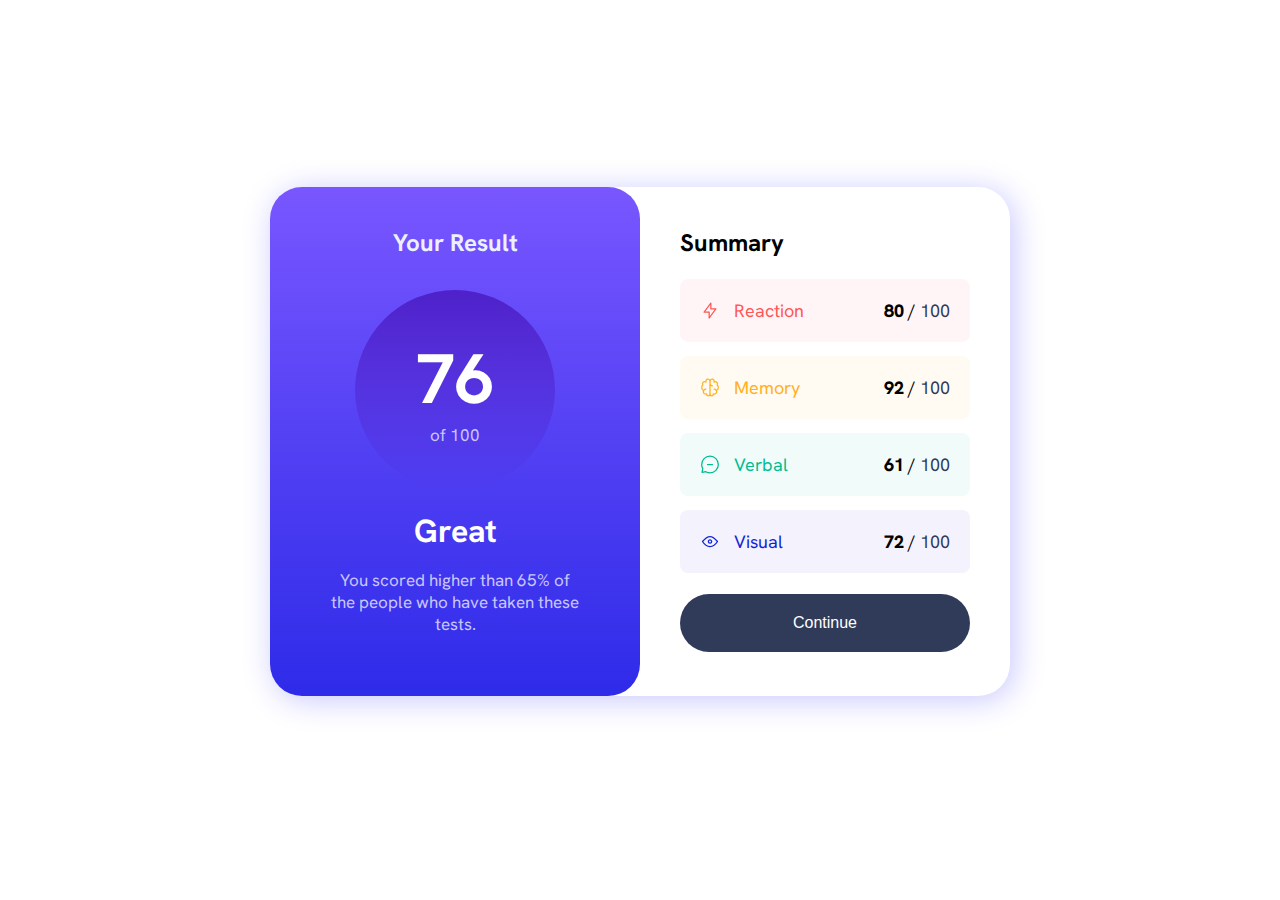
<file: 11_Results_summary_component/index.html>
<!DOCTYPE html>
<html lang="en">
  <head>
    <meta charset="UTF-8" />
    <meta http-equiv="X-UA-Compatible" content="IE=edge" />
    <meta name="viewport" content="width=device-width, initial-scale=1.0" />
    <title>Results summary component</title>
    <link rel="stylesheet" href="estilos/estilos.css" />
  </head>
  <body>
    <main>
      <section class="section-left">
        <div class="container1">
          <h4>Your Result</h4>
          <div class="circulo">
            <span class="calificacion-total">76</span>
            <p>of 100</p>
          </div>
          <h2>Great</h2>
          <p>You scored higher than 65% of the people who have taken these tests.</p>
        </div>
      </section>
      <section class="section-right">
        <div class="container2">
          <h3>Summary</h3>
          <div class="contenedor-principal">
            <div class="contenedor reaction">
              <div>
                <img src="./images/icon-reaction.svg" alt="" class="iconos" />
                <span class="sumary">Reaction</span>
              </div>
              <div class="calificacion">
                <span>80</span>
                <span>/</span>
                <span>100</span>
              </div>
            </div>
            <div class="contenedor memory">
              <div>
                <img src="./images/icon-memory.svg" alt="" class="iconos" />
                <span class="sumary">Memory</span>
              </div>
              <div class="calificacion">
                <span>92</span>
                <span>/</span>
                <span>100</span>
              </div>
            </div>
            <div class="contenedor verbal">
              <div>
                <img src="./images/icon-verbal.svg" alt="" class="iconos" />
                <span class="sumary">Verbal</span>
              </div>
              <div class="calificacion">
                <span>61</span>
                <span>/</span>
                <span>100</span>
              </div>
            </div>
            <div class="contenedor visual">
              <div>
                <img src="./images/icon-visual.svg" alt="" class="iconos" />
                <span class="sumary">Visual</span>
              </div>
              <div class="calificacion">
                <span>72</span>
                <span>/</span>
                <span>100</span>
              </div>
            </div>
          </div>
          <button>Continue</button>
        </div>
      </section>
    </main>
  </body>
</html>
</file>
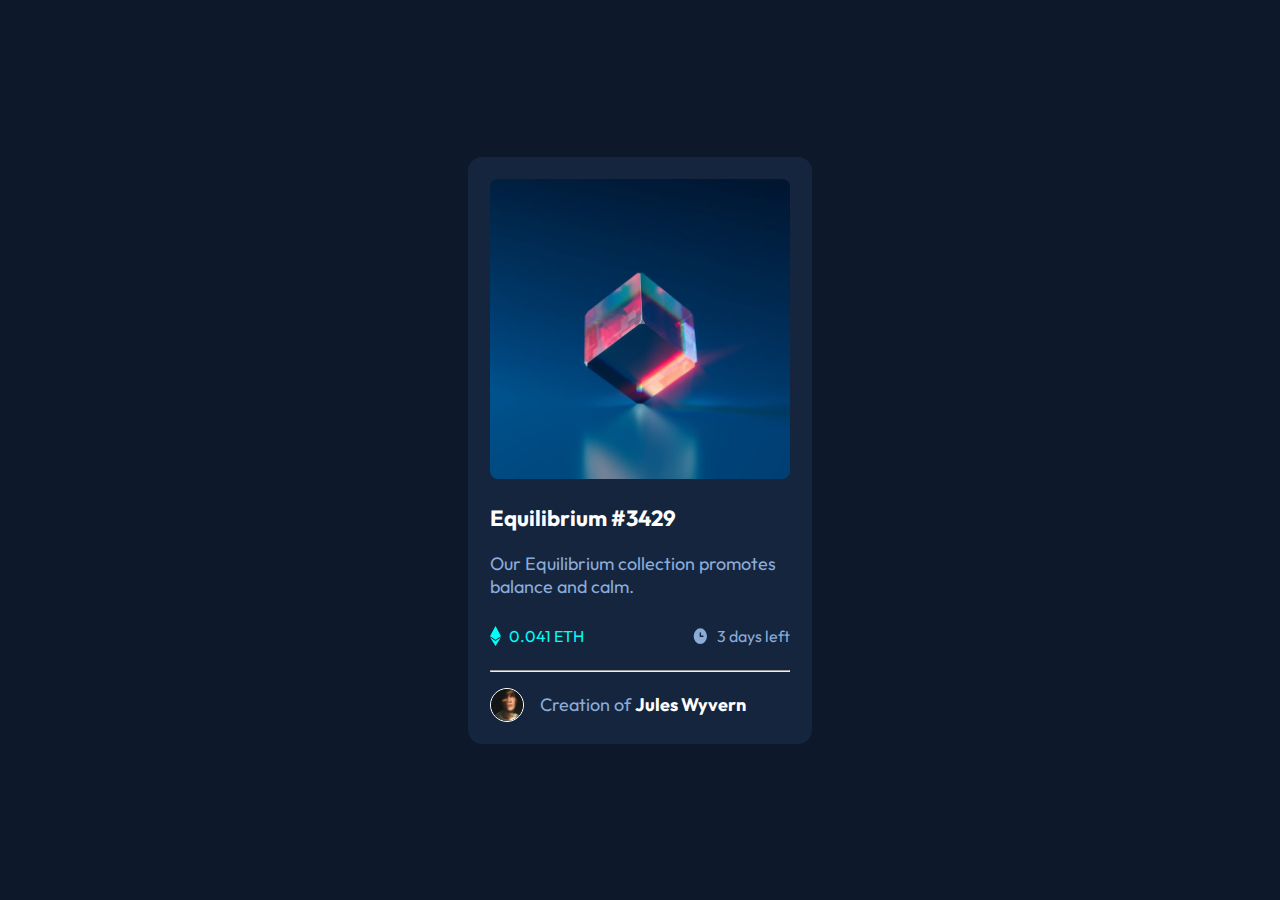
<file: 12_NFT_Preview_Card_Component/index.html>
<!DOCTYPE html>
<html lang="en">
  <head>
    <meta charset="UTF-8" />
    <meta name="viewport" content="width=device-width, initial-scale=1.0" />
    <title>NFT preview card component</title>
    <link rel="stylesheet" href="estilos/estilos.css" />
    <link rel="icon" href="./images/favicon-32x32.png" />
  </head>
  <body>
    <main class="container">
      <section class="imagen">
        <img src="./images/image-equilibrium.jpg" class="img-equilibrium" alt="" />
        <div class="view">
          <img class="view-img" src="./images/icon-view.svg" alt="" />
        </div>
      </section>
      <section class="contenido-texto">
        <h1>Equilibrium #3429</h1>
        <p>Our Equilibrium collection promotes balance and calm.</p>
        <div class="componente">
          <div>
            <img src="./images/icon-ethereum.svg" alt="" />
            <span class="eth">0.041 ETH</span>
          </div>
          <div>
            <img src="./images/icon-clock.svg" alt="" />
            <span class="day"> 3 days left </span>
          </div>
        </div>
        <hr />
        <div class="final">
          <img src="./images/image-avatar.png" alt="" />
          <span>Creation of <b>Jules Wyvern</b></span>
        </div>
      </section>
    </main>
  </body>
</html>
</file>
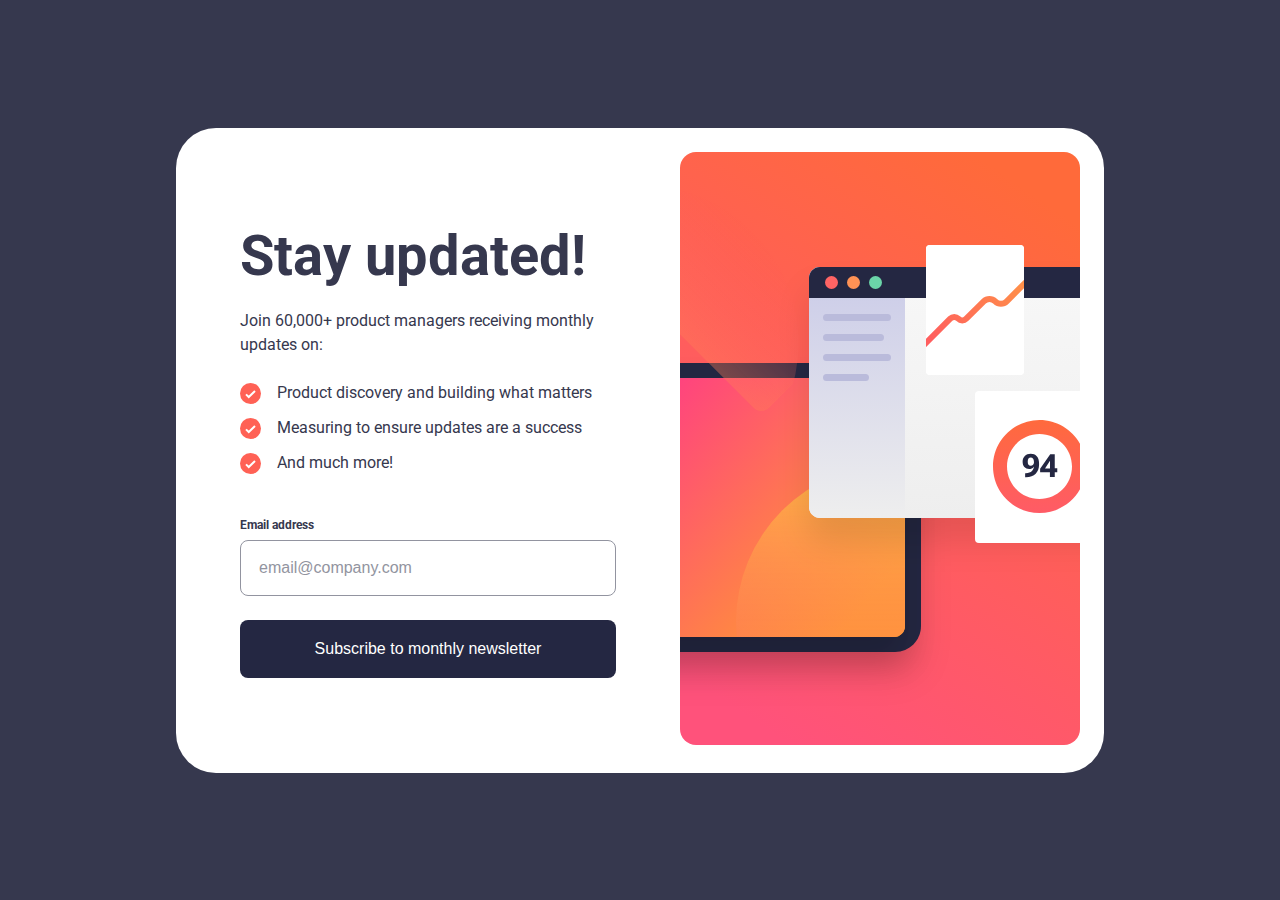
<file: 1_newsletter-sign-up-with-success-message-main/index.html>
<!DOCTYPE html>
<html lang="en">
  <head>
    <meta charset="UTF-8" />
    <meta name="viewport" content="width=device-width, initial-scale=1.0" />
    <title>Newsletter Sign Up With Success Message Main</title>
    <link rel="icon" href="assets/images/favicon-32x32.png" type="image/png" />
    <link rel="stylesheet" href="estilos/estilos.css" />
  </head>
  <body>
    <main id="main">
      <section class="seccion-izquierda">
        <h1>Stay updated!</h1>
        <p>Join 60,000+ product managers receiving monthly updates on:</p>
        <div class="casillas">
          <div>
            <img src="assets/images/icon-list.svg" alt="icon-list" />
            <span>Product discovery and building what matters</span>
          </div>
          <div>
            <img src="assets/images/icon-list.svg" alt="icon-list" />
            <span>Measuring to ensure updates are a success</span>
          </div>
          <div>
            <img src="assets/images/icon-list.svg" alt="icon-list" />
            <span>And much more!</span>
          </div>
        </div>
        <div class="correo">
          <div>
            <span class="email">Email address</span>
            <span id="error">Valid email required</span>
          </div>

          <input type="email" name="email" id="email" placeholder="email@company.com" />
        </div>
        <button id="btn-suscribir" class="disable">Subscribe to monthly newsletter</button>
      </section>
      <section class="seccion-derecha">
        <img class="pc" src="./assets/images/illustration-sign-up-desktop.svg" alt="" />
        <img class="mobile" src="./assets/images/illustration-sign-up-mobile.svg" alt="" />
      </section>
    </main>
    <section class="confirmacion" id="confirmacion">
      <div>
        <img src="./assets/images/icon-success.svg" alt="" />
        <h1>Thanks for subscribing!</h1>
        <p>
          A confirmation email has been sent to <b> ash@loremcompany.com</b>. Please open it and click the button inside to
          confirm your subscription.
        </p>
        <button class="active">Dismiss message</button>
      </div>
    </section>
    <script src="script/escrip.js"></script>
  </body>
</html>
</file>
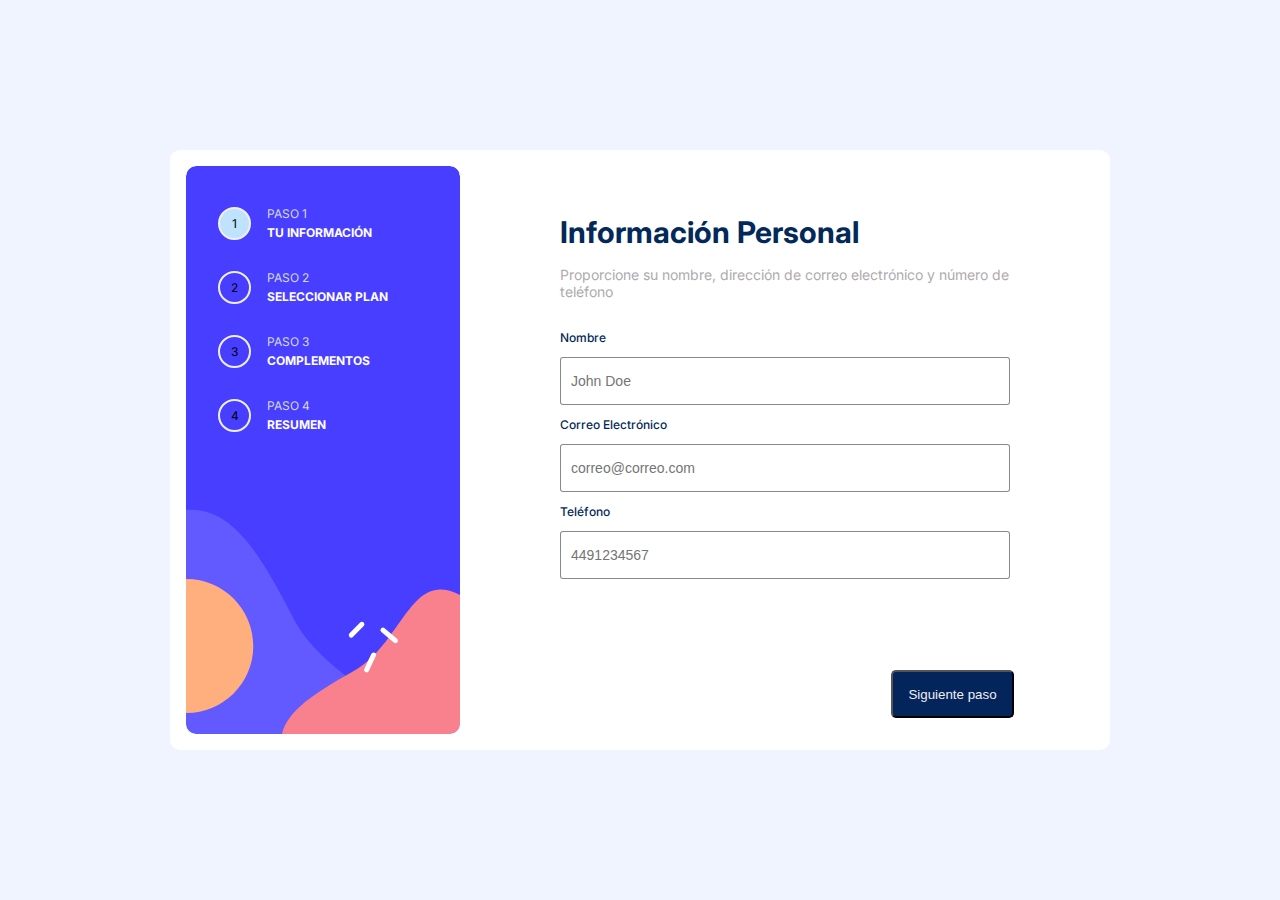
<file: 2_Multi-step-form/index.html>
<!DOCTYPE html>
<html lang="es">

<head>
    <meta charset="UTF-8">
    <meta http-equiv="X-UA-Compatible" content="IE=edge">
    <meta name="viewport" content="width=device-width, initial-scale=1.0">
    <title>Formulario de Varios Pasos</title>
    <link rel="stylesheet" href="estilos.css">

    <link rel="import" href="component.html">
</head>

<body>


    <main class="contenedor-general">

        <div class="contenido">
            <div class="contenedor-izquierdo">
                <div class="pasos">
                    <div>
                        <span class="active" id="primer-paso">1</span>
                    </div>
                    <div>
                        <h3>Paso 1</h3>
                        <h2>Tu Información</h2>
                    </div>

                </div>
                <div class="pasos">

                    <div>
                        <span id="segundo-paso" id="segundo-paso">2</span>
                    </div>
                    <div>
                        <h3>Paso 2</h3>
                        <h2>Seleccionar Plan</h2>
                    </div>
                </div>
                <div class="pasos">

                    <div>
                        <span id="tercer-paso">3</span>
                    </div>
                    <div>
                        <h3>Paso 3</h3>
                        <h2>Complementos</h2>
                    </div>
                </div>
                <div class="pasos">

                    <div>
                        <span id="cuarto-paso">4</span>
                    </div>
                    <div>
                        <h3>Paso 4</h3>
                        <h2>Resumen</h2>
                    </div>
                </div>

            </div>
            <div class="contenedor-derecho">
                <!--Contenedor de los pasos-->
                <div class="contenedor-pasos">
                    <section class="paso1" id="paso1">
                        <div>
                            <div class="primerdiv">
                                <span class="subtitulo">Información Personal</span>
                                <p class="descripcion">Proporcione su nombre, dirección de correo electrónico y número de
                                    teléfono</p>

                                <form action="" class="formulario" id="formulario">
                                    <!-- Grupo: Nombre -->
                                    <div class="formulario__grupo" id="grupo__nombre">
                                        <label for="nombre" class="formulario__label">Nombre</label>
                                        <div class="formulario__grupo-input">
                                            <input type="text" class="formulario__input" name="nombre" id="nombre" placeholder="John Doe">
                                            <i class="formulario__validacion-estado fas fa-times-circle"></i>
                                        </div>
                                        <p class="formulario__input-error">El nombre tiene que ser de 4 a 16 dígitos y solo puede contener letras</p>
                                    </div>
                                    <!-- Grupo: Correo Electronico -->
                                    <div class="formulario__grupo" id="grupo__correo">
                                        <label for="correo" class="formulario__label">Correo Electrónico</label>
                                        <div class="formulario__grupo-input">
                                            <input type="email" class="formulario__input" name="correo" id="correo" placeholder="correo@correo.com">
                                            <i class="formulario__validacion-estado fas fa-times-circle"></i>
                                        </div>
                                        <p class="formulario__input-error">El correo solo puede contener letras, numeros, puntos, guiones y guion bajo.</p>
                                    </div>
                                    <!-- Grupo: Teléfono -->
                                    <div class="formulario__grupo" id="grupo__telefono">
                                        <label for="telefono" class="formulario__label">Teléfono</label>
                                        <div class="formulario__grupo-input">
                                            <input type="text" class="formulario__input" name="telefono" id="telefono" placeholder="4491234567" require>
                                            <i class="formulario__validacion-estado fas fa-times-circle"></i>
                                        </div>
                                        <p class="formulario__input-error">El telefono solo puede contener numeros y el maximo son 10 dígitos.</p>
                                    </div>
                                </form>
                            </div>
                        </div>
                        

                    </section>

                    <section class="paso2" id="paso2">
                        <div class="plan">
                            <span class="subtitulo">Selecciona tu plan</span>
                            <p class="descripcion">Tiene la opción de facturación mensual o anual</p>
                            <div class="planes">
                                <div class="arcade" id="arcade" onclick="planArcade()">
                                    <div id="opciones">
                                        <img src="./iconos/icon-arcade.svg" alt="Arcade">
                                        <div class="nombres">
                                            <span class="nombre-plan">Arcade</span>
                                            <span id="valor-arcade">$9/Mensual</span>
                                            
                                        </div>
                                    </div>
                                    <span id="mes-gratis1">2 Meses Gratis</span>
                                </div>
                                <div class="advance" id="advance" onclick="planAdvance()">
                                    <div id="opciones">
                                        <img src="./iconos/icon-advanced.svg" alt="advance">
                                    <div class="nombres">
                                        <span class="nombre-plan">Advance</span>
                                        <span id="valor-advance">$12/Mensual</span>

                                    </div>
                                    </div>
                                    <span id="mes-gratis2">2 Meses Gratis</span>
                                    
                                </div>
                                <div class="pro" id="pro" onclick="planPro()">
                                    <div id="opciones">
                                        <img src="./iconos/icon-pro.svg" alt="pro">

                                    <div class="nombres">
                                        <span class="nombre-plan">Pro</span>
                                        <span id="valor-pro">$15/Mensual</span>
                                    </div>
                                    </div>
                                    <span id="mes-gratis3">2 Meses Gratis</span>
                                    
                                </div>

                            </div>
                            <div class="forma">
                                <div>
                                    <p>Mensual</p>
                                </div>
                                <div>
                                    <label class="switch">
                                        <input type="checkbox" class="onoffswitch-checkbox">
                                        <span class="slider"></span>
                                    </label>
                                </div>
                                <div>
                                    <p>Anual</p>
                                </div>
                            </div>

                        </div>

                        
                    </section>

                    <section class="paso3" id="paso3">
                        <div class="contenido-paso3">
                            <span class="subtitulo">Recoger complementos</span>
                            <p class="descripcion">Los complementos ayudan a mejorar su experiencia de juego</p>
                            <div class="complementos">
                                <div class="complemento-container" id="servicio-linea" >
                                    <div>
                                        <input class="casilla" type="checkbox" id="casilla-complemento">

                                    </div>
                                    <div class="complemento-servicios">
                                        <h4>Servicio en línea</h4>

                                        <p>Acceso a juegos multijugador </p>
                                    </div>
                                    <div class="valor">
                                        <p id="valor-servicio-linea">+$1/Mes</p>
                                    </div>
                                </div>
                                <div class="complemento-container" id="almacenamiento" >
                                    <div>
                                        <label class="container">
                                            <input class="casilla" type="checkbox" id="casilla-almacenamiento">
                                            <div class="checkmark"></div>
                                        </label>
                                    </div>
                                    <div class="complemento-servicios">
                                        <h4>Almacenamiento más grande</h4>

                                        <p>1 TB extra de ahorro de nubes </p>
                                    </div>
                                    <div class="valor">
                                        <p id="valor-almacenamiento">+$2/Mes</p>
                                    </div>
                                </div>
                                <div class="complemento-container" id="perfil-personalizado" >
                                    <div>
                                        <label class="container">
                                            <input class="casilla" type="checkbox" id="casilla-perfil">
                                            <div class="checkmark"></div>
                                        </label>
                                    </div>
                                    <div class="complemento-servicios">
                                        <h4>Perfil personalizable</h4>

                                        <p>Tema personalizado en tu perfil</p>
                                    </div>
                                    <div class="valor">
                                        <p id="valor-perfil-personalizable">+$2/Mes</p>
                                    </div>
                                </div>
                            </div>
                        </div>
                        
                        
                    
                    </section>

                    <section class="paso4" id="paso4">
                        <div class="contenido-paso4">
                            <span class="subtitulo">Terminando</span>
                            <p class="descripcion">Verifique que todo se vea bien antes de confirmar</p>
                            <div class="resumen">
                                <div class="plan-obtenido">
                                    <div>
                                        <div>
                                            <span id="plan-seleccionado">No seleccionado</span>
                                            <span id="modalidad">(Ninguna)</span>
                                        </div>
                                        <div>
                                            <a id="cambio" onclick="paso3atras()">Cambiar</a>
                                        </div>
                                    </div>
                                    <div id="precio-plan">
                                        <span id="precio-final-plan">$0/--</span>
                                    </div>
                                </div>
                                <div class="complemento-obtenido">

                                    <div id="com-servicio" class="complet">
                                        <span>Servicio en línea </span>
                                        <span id="precio-servicio-linea">+$1/Mensual</span>
                                    </div>
                                    <div id="com-almacenamiento" class="complet">
                                        <span>Almacenamiento más grande</span>
                                        <span id="precio-almacenamiento">+$2/Mensual</span>
                                    </div>
                                    <div id="com-perfil" class="complet">
                                        <span>Perfil personalizable</span>
                                        <span id="precio-perfil">+$2/Mensdgdual</span>
                                    </div>

                                </div>
                            </div>
                            <div class="valor-total" id="valor-total">
                                <div>
                                    <span id="total"> Total (</span>
                                    <span id="modalidad-total"></span>
                                    <span>)</span>
                                </div>
                                <div class="precio-total">
                                    <span id="precio-total">$0/--</span>
                                </div>
                            </div>
                        </div>
                        <!--Boton paso 4-->
                    
                        
                    </section>

                    <section class="final" id="final">
                        <div>
                            <img src="./iconos/icon-thank-you.svg" alt="">
                            <span>Gracias!</span>
                            <p>
                                Gracias por confirmar su suscripción! Esperamos que te diviertas usando nuestra plataforma.
                                Si alguna vez necesita ayuda, no dude para enviarnos un correo electrónico a
                                support@loremgaming.com.
                            </p>
                        </div>
                    </section>
                </div>

                <!--Botones-->
                <div class="botonesFotter">
                    <!--Boton paso 1-->
                    <div class="boton" id="boton1">
                        <input type="submit" class="boton1" onclick="enviar()" value="Siguiente paso">
                    </div>
                    <!--Boton paso 2-->
                    <div class="botones" id="boton2">
                        <div>
                            <a class="paso2-regresar"  onclick="paso2atras()"> Regresar</a>
                        </div>
                        <div>
                            <input type="button" class="boton2" onclick="paso2siguiente()" value="Siguiente paso">
                        </div>

                    </div>
                    <!--Boton paso 3-->
                    <div class="botones" id="boton3">
                        <div>
                            <a class="paso3-regresar" onclick="paso3atras()"> Regresar</a>
                        </div>
                        <div>
                            <input type="button" class="boton3" onclick="paso3siguiente()" value="Siguiente paso">
                        </div>

                    </div>
                    <!--Boton paso 4-->
                    <div class="botones" id="boton4">
                        <div>
                            <a class="paso4-regresar" onclick="paso4atras()"> Regresar</a>
                        </div>
                        <div>
                            <input type="button" class="boton4" onclick="btnConfirmar()" value="Confirmar">
                        </div>
                    </div>
                </div>

                

            </div>
        </div>

        
    </main>

    
    <script src="./Script/script.js"></script>
</body>

</html>
</file>
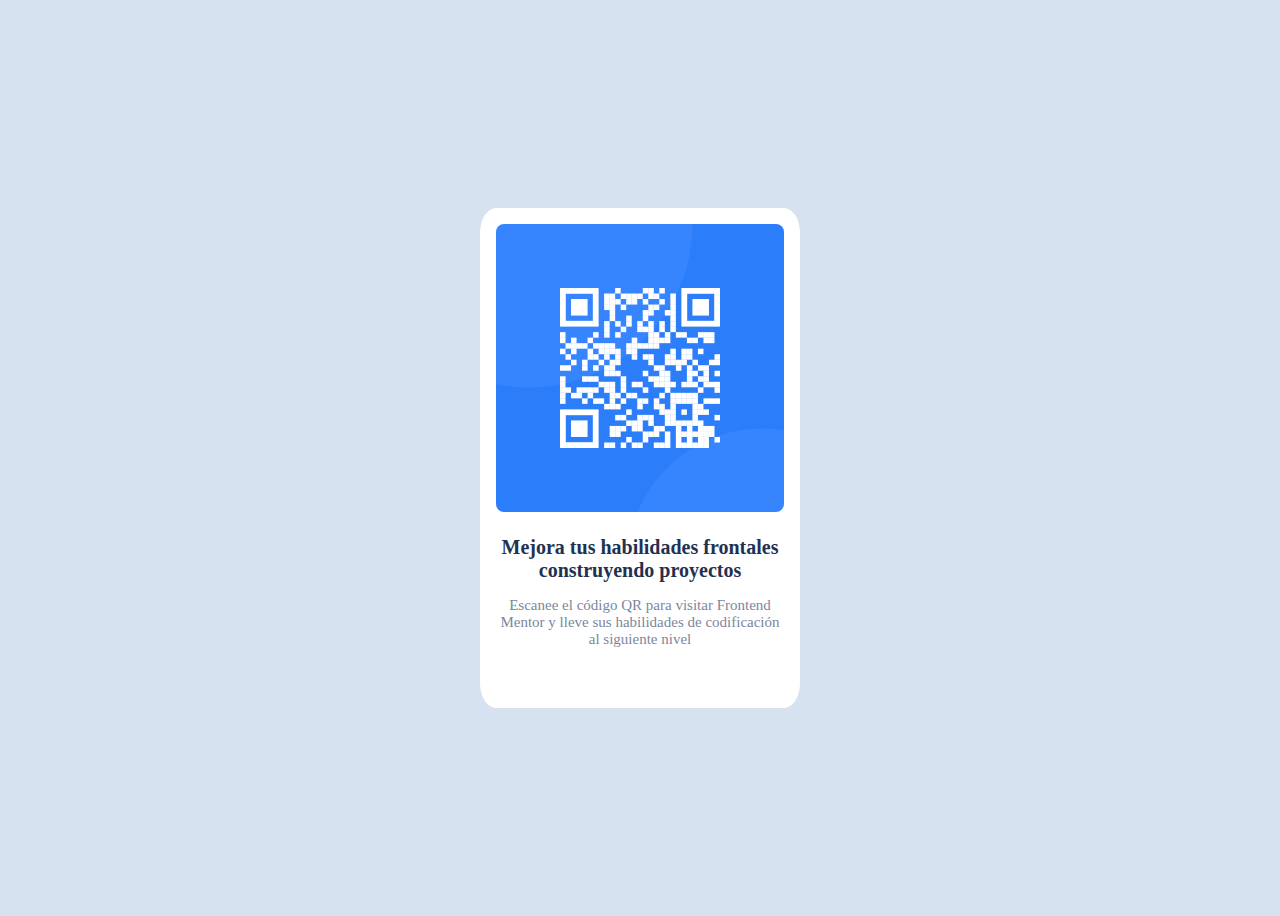
<file: 3_Desafio_QR/index.html>
<!DOCTYPE html>
<html lang="es">

<head>
    <meta charset="UTF-8">
    <meta http-equiv="X-UA-Compatible" content="IE=edge">
    <meta name="viewport" content="width=device-width, initial-scale=1.0">
    <title>Document</title>

    <link rel="stylesheet" href="estilos.css">
</head>

<body>
    <div class="principal">
        <div class="contenedor">
            <div class="codigo">
                <img src="./img/image-qr-code.png" alt="">
            </div>
            <div class="texto">
                <div class="titulo">
                    <span>Mejora tus habilidades frontales construyendo proyectos</span>
                </div>
                <div class="parrafo">
                    <p>
                        Escanee el código QR para visitar Frontend Mentor y lleve sus habilidades de codificación al
                        siguiente nivel
                    </p>
                </div>
            </div>
        </div>
        <div  id="creador">
            © 2023 Pedro JT
        </div>
    </div>
    
</body>

</html>
</file>
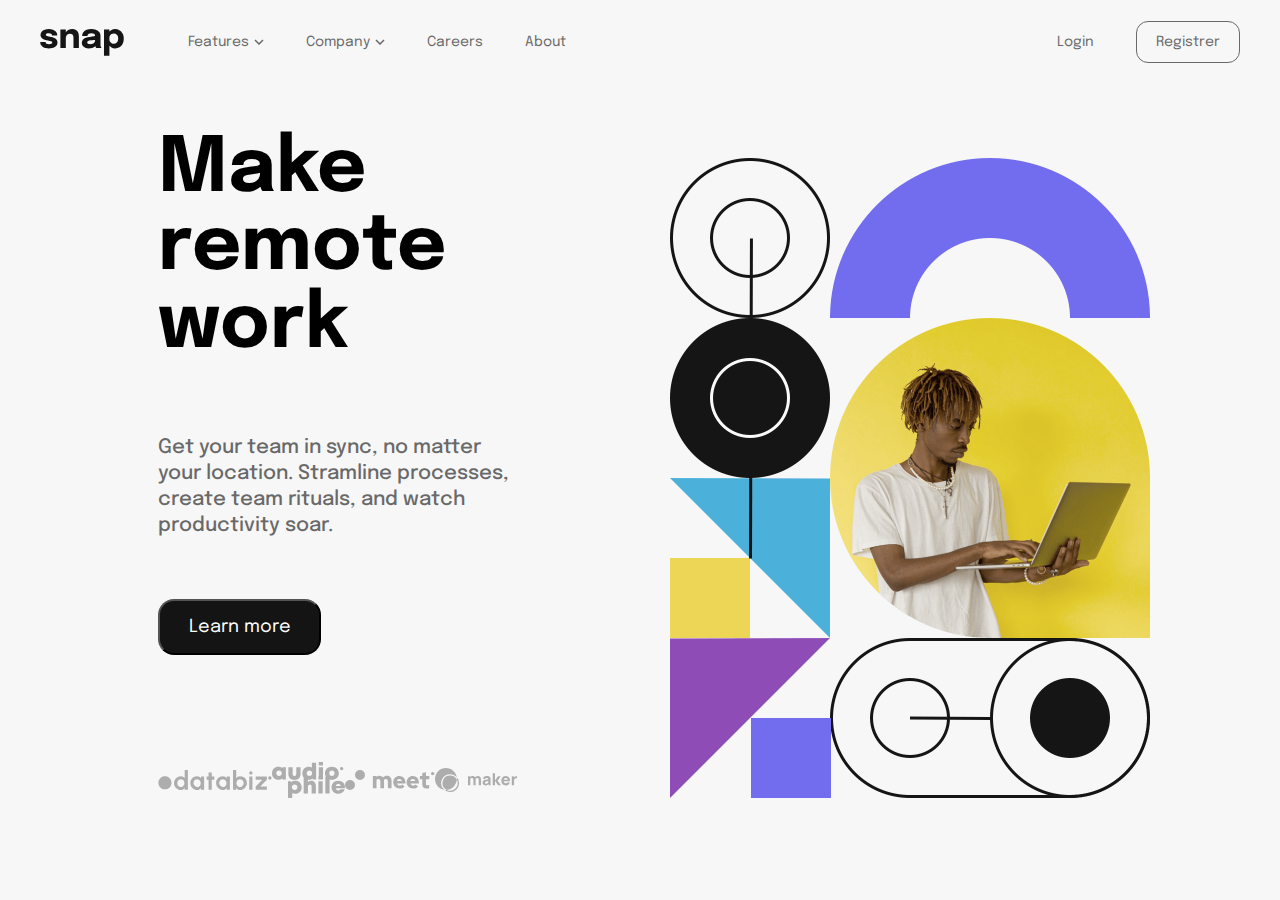
<file: 4_Desafio_intro/index.html>
<!DOCTYPE html>
<html lang="en">

<head>
    <meta charset="UTF-8">
    <meta http-equiv="X-UA-Compatible" content="IE=edge">
    <meta name="viewport" content="width=device-width, initial-scale=1.0">
    <title>Make Remote Work</title>
    <link rel="stylesheet" href="./estilos/estilos.css">


    <!--Booststrap-->

</head>

<body>
    <header>

        <div class="container__menu">

            <div class="logo">
                <img src="./images/logo.svg" alt="Logo">
            </div>
            <div class="menu">
                <img src="./images/icon-menu.svg" alt="Menu" id="btn_menu">

                <div id="back_menu"></div>
                <nav id="nav">
                    <div class="cerrar-menu">
                        <img src="./images/icon-close-menu.svg" alt="Cerrar" id="btn_cerrar_menu">
                    </div>
                    <div>
                        <ul class="lista-desplegable">
                            <li>
                                <a href="#" id="características">Features
                                    <img src="./images/icon-arrow-down.svg" id="icon-arrow-down1" alt="Arrow">
                                </a>
                                <ul id="lista_caracteristicas">
                                    <li><a href="">
                                            <img src="./images/icon-todo.svg" alt="">
                                            Todo List</a></li>
                                    <li><a href="">
                                            <img src="./images/icon-calendar.svg" alt="">
                                            Calendar</a></li>
                                    <li><a href="">
                                            <img src="./images/icon-reminders.svg" alt="">
                                            Reminders</a></li>
                                    <li><a href="">
                                            <img src="./images/icon-planning.svg" alt="">
                                            Planning</a></li>
                                </ul>
                            </li>
                            <li><a href="#" id="compañia">Company
                                    <img src="./images/icon-arrow-down.svg" id="icon-arrow-down2" alt="Arrow">

                                </a>
                                <ul id="lista_compañia">
                                    <li><a href="">History</a></li>
                                    <li><a href="">Our Team</a></li>
                                    <li><a href="">Blog</a></li>
                                </ul>
                            </li>
                            <li><a href="#" id="carreras">Careers</a></li>
                            <li><a href="#" id="acercade">About</a></li>



                        </ul>
                    </div>
                    <div id="login">
                        <ul>
                            <li><a href="#" id="ingresar">Login</a></li>
                            <li><a href="#" id="registrar">Registrer</a></li>
                        </ul>

                    </div>


                </nav>
            </div>



        </div>

    </header>

    <div class="contenido">
        <div class="contenido-imagen">
            <img src="./images/image-hero-desktop.png" id="img-pc" alt="">

            <img src="./images/image-hero-mobile.png" id="img-movil" alt="">
        </div>
        <div class="contenido-texto">
            <div class="titulo">
                <h1>Make remote work</h1>
            </div>
            <div class="parrafo">
                <p>
                    Get your team in sync, no matter your location. Stramline processes, create team rituals, and watch
                    productivity soar.
                </p>
            </div>
            <div class="boton">
                <button>Learn more</button>
            </div>
            <div class="final-imagenes">
                <img src="./images/client-databiz.svg" alt="">
                <img src="./images/client-audiophile.svg" alt="">
                <img src="./images/client-meet.svg" alt="">
                <img src="./images/client-maker.svg" alt="">
            </div>

        </div>
    </div>


    <script src="./script/script.js"></script>
</body>

</html>
</file>
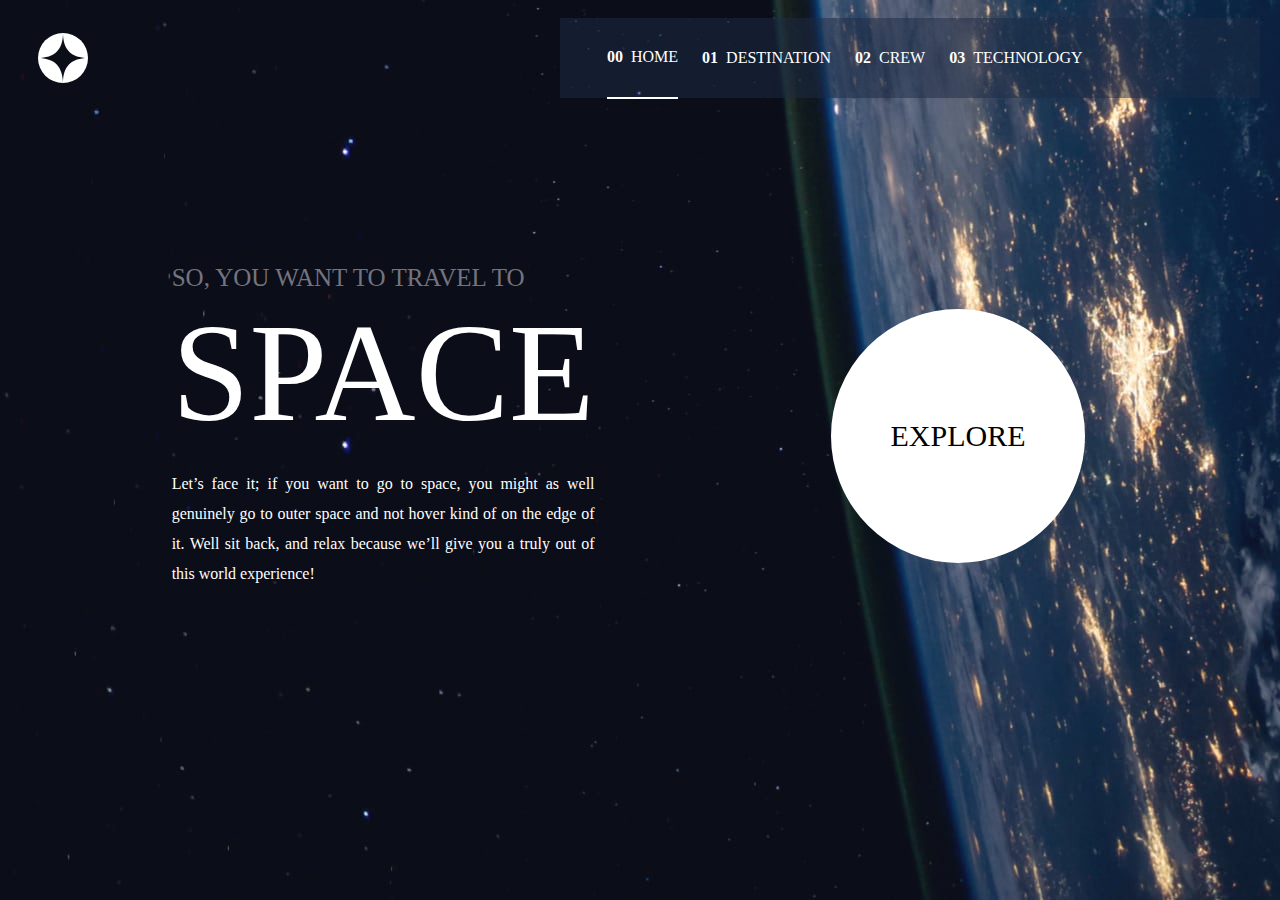
<file: 5_Turismo_Espacial/index.html>
<!DOCTYPE html>
<html lang="en">

<head>
    <meta charset="UTF-8">
    <meta http-equiv="X-UA-Compatible" content="IE=edge">
    <meta name="viewport" content="width=device-width, initial-scale=1.0">
    <title>Sitio Web Turismo Espacial</title>

    <link rel="stylesheet" href="css/estilos-home.css">

    <link rel="stylesheet" href="animate/animate.min.css">
</head>

<body>

    <header>
        <div class="container__menu">
            <div class="logo">
                <img src="./assets/shared/logo.svg" alt="Logo">
            </div>
            <div class="menu">
                <img src="./assets/shared/icon-hamburger.svg" alt="Menu" id="btn_menu">

                <div id="back_menu"></div>
                <nav id="nav">
                    <div class="cerrar-menu">
                        <img src="./assets/shared/icon-close.svg" alt="Cerrar" id="btn_cerrar_menu">
                    </div>
                    <div class="opciones">
                        <div class="opciones1">
                            <div class="opciones2 active">
                                <span>00</span>
                                <a href="#" id="características">HOME</a>
                            </div>
                            <div class="opciones2">
                                <span>01</span>
                                <a href="destination.html" id="compañia">DESTINATION</a>
                            </div>
                            <div class="opciones2">
                                <span>02</span>
                                <a href="crew.html" id="carreras">CREW</a>
                            </div>
                            <div class="opciones2">
                                <span>03</span>
                                <a href="technology.html" id="acercade">TECHNOLOGY</a>
                            </div>
                        </div>
                    </div>
                </nav>
            </div>
        </div>
    </header>


    <!--Contenido-->
    <div class="contenido-principal animate__animated animate__fadeInDown">
        <section class="seccion1 ">
            <div >
                <span id="texto1">So, you want to travel to</span>
            </div>
            <div>
                <span id="texto2">SPACE</span>
            </div>
            <div>
                <p  id="texto3">
                    Let’s face it; if you want to go to space, you might as well genuinely go to outer space and not
                    hover kind of on the edge of it. Well sit back, and relax because we’ll give you a truly out of this
                    world experience!
                </p>
            </div>

        </section>

        <section class="seccion2">

            <div>
                <span  id="texto4">EXPLORE</span>
            </div>
        </section>

    </div>

    <script src="./script/script.js"></script>

</body>

</html>
</file>
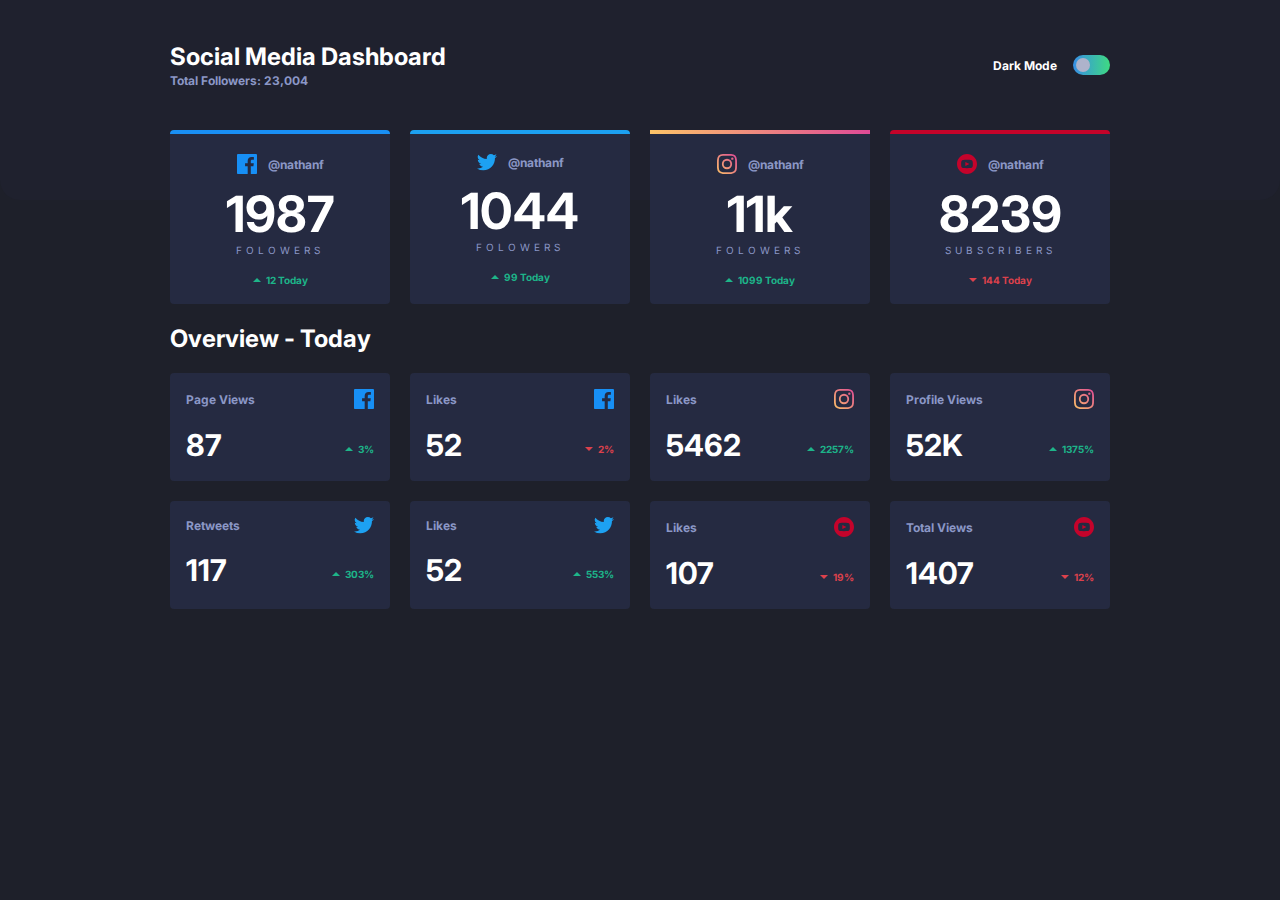
<file: 6_Social-Media/index.html>
<!DOCTYPE html>
<html lang="en">
<head>
    <meta charset="UTF-8">
    <meta http-equiv="X-UA-Compatible" content="IE=edge">
    <meta name="viewport" content="width=device-width, initial-scale=1.0">
    <title>Social Media Dashboard</title>
    <link rel="stylesheet" href="./estilos/estilos.css">
</head>
<body>
    

    <div class="contenido-principal">

        <div class="bandahorizontal bandahorizontal-negro" id="bandahorizontal">

        </div>
        <div class="contenido">
            <!--Social media dashboard-->
            <div class="menu">
                <div class="total" id="total">
                    <span id="social-media">Social Media Dashboard</span>
                    <div id="total-followers">
                        <span>Total Followers:</span>
                        <span >23,004 </span>
                    </div>
                    
                </div>
                <div class="togle-boton">
                    <div>
                        <h4 class="" id="dar-mode">Dark Mode</h4>
                    </div>
                    <div>
                    <label class="switch">
                        <input type="checkbox" class="onoffswitch-checkbox">
                        <span class="slider"></span>
                      </label>
                    </div>
                    
                </div>
            </div>
                
            <div class="cards-container">
            
                <div class="social-media facebook negro" id="product-card1" >
                    
                    <div class="logo_usuario">
                        <img src="./images/icon-facebook.svg" alt="" class="product-img">
                        <span id="usuario1" class="usuario">@nathanf</span>
                    </div>
                    <div class="cantidad colorBlanco"   id="cantidad1">
                        <span>1987</span>
                    </div>
                    <div class="product-info">
                        <div >
                            <p class="folowers" id="folowers1">Folowers</p>
                        </div>
                        <div class="footer1">
                            <img src="./images/icon-up.svg" alt="">
                            <p class="positivo">
                                12 Today
                            </p>
                        </div>
                    </div> 
                </div>
                <div class="social-media twitter negro" id="product-card2" >
                    
                    <div class="logo_usuario">
                        <img src="./images/icon-twitter.svg" alt="" class="product-img">
                        <span id="usuario2" class="usuario">@nathanf</span>
                    </div>
                    <div class="cantidad colorBlanco"   id="cantidad2">
                        <span>1044</span>
                    </div>
                    <div class="product-info">
                        <div >
                            <p class="folowers" id="folowers2">Folowers</p>
                        </div>
                        <div class="footer1">
                            <img src="./images/icon-up.svg" alt="">
                            <p class="positivo">
                                99 Today
                            </p>
                        </div>
                    </div> 
                </div>
                <div class="social-media instagram negro" id="product-card3" >
                    
                    <div class="logo_usuario">
                        <img src="./images/icon-instagram.svg" alt="" class="product-img">
                        <span id="usuario3" class="usuario">@nathanf</span>
                    </div>
                    <div class="cantidad colorBlanco"   id="cantidad3">
                        <span>11k</span>
                    </div>
                    <div class="product-info">
                        <div >
                            <p class="folowers" id="folowers3">Folowers</p>
                        </div>
                        <div class="footer1">
                            <img src="./images/icon-up.svg" alt="">
                            <p class="positivo">
                                1099 Today
                            </p>
                        </div>
                    </div> 
                </div>
                <div class="social-media youtube negro" id="product-card4" >
                    
                    <div class="logo_usuario">
                        <img src="./images/icon-youtube.svg" alt="" class="product-img">
                        <span id="usuario4" class="usuario">@nathanf</span>
                    </div>
                    <div class="cantidad colorBlanco"   id="cantidad4">
                        <span>8239</span>
                    </div>
                    <div class="product-info">
                        <div >
                            <p class="Subscribers" id="folowers4">Subscribers</p>
                        </div>
                        <div class="footer1">
                            <img src="./images/icon-down.svg" alt="">
                            <p class="negativo">
                                144 Today
                            </p>
                        </div>
                    </div> 
                </div>
                
        
        
                
            </div>

            <!--Overview - Today-->
            <div class="menu2">
                    <span id="Overview">Overview - Today</span>
                    
                
            </div>
                
            <div class="cards-container-overview">
            
                <div class="overview overview1  negro"  id="product-card-overview1" >

                    <div class="overview-cards" id="">
                        <span class="usuario" id="likes1">Page Views</span>
                        <img src="./images/icon-facebook.svg" alt="" class="product-img">
                    </div>
                    <div class="overview-cards">
                        <span class="total-overview" id="total-overview1" >87</span>
                        <div class="footer1">
                            <img src="./images/icon-up.svg" alt="">
                            <p class="positivo">
                                3%
                            </p>
                        </div>
                    </div>
                </div>

                <div class="overview overview1  negro"  id="product-card-overview2" >

                    <div class="overview-cards" id="">
                        <span class="usuario" id="likes2">Likes</span>
                        <img src="./images/icon-facebook.svg" alt="" class="product-img">
                    </div>
                    <div class="overview-cards">
                        <span class="total-overview" id="total-overview2">52</span>
                        <div class="footer1">
                            <img src="./images/icon-down.svg" alt="">
                            <p class="negativo">
                                2%
                            </p>
                        </div>
                    </div>
                </div>

                <div class="overview overview1  negro"  id="product-card-overview3" >

                    <div class="overview-cards" id="">
                        <span class="usuario" id="likes3">Likes</span>
                        <img src="./images/icon-instagram.svg" alt="" class="product-img">
                    </div>
                    <div class="overview-cards">
                        <span class="total-overview" id="total-overview3">5462</span>
                        <div class="footer1">
                            <img src="./images/icon-up.svg" alt="">
                            <p class="positivo">
                                2257%
                            </p>
                        </div>
                    </div>
                </div>

                <div class="overview overview1  negro"  id="product-card-overview4" >

                    <div class="overview-cards" id="">
                        <span class="usuario" id="likes4">Profile Views</span>
                        <img src="./images/icon-instagram.svg" alt="" class="product-img">
                    </div>
                    <div class="overview-cards">
                        <span class="total-overview" id="total-overview4">52K</span>
                        <div class="footer1">
                            <img src="./images/icon-up.svg" alt="">
                            <p class="positivo">
                                1375%
                            </p>
                        </div>
                    </div>
                </div>

                <div class="overview overview1  negro"  id="product-card-overview5" >

                    <div class="overview-cards" id="">
                        <span class="usuario" id="likes5">Retweets</span>
                        <img src="./images/icon-twitter.svg" alt="" class="product-img">
                    </div>
                    <div class="overview-cards">
                        <span class="total-overview" id="total-overview5">117</span>
                        <div class="footer1">
                            <img src="./images/icon-up.svg" alt="">
                            <p class="positivo">
                                303%
                            </p>
                        </div>
                    </div>
                </div>

                <div class="overview overview1  negro"  id="product-card-overview6" >

                    <div class="overview-cards" id="">
                        <span class="usuario" id="likes6">Likes</span>
                        <img src="./images/icon-twitter.svg" alt="" class="product-img">
                    </div>
                    <div class="overview-cards">
                        <span class="total-overview" id="total-overview6">52</span>
                        <div class="footer1">
                            <img src="./images/icon-up.svg" alt="">
                            <p class="positivo">
                                553%
                            </p>
                        </div>
                    </div>
                </div>

                <div class="overview overview1  negro"  id="product-card-overview7" >

                    <div class="overview-cards" id="">
                        <span class="usuario" id="likes7">Likes</span>
                        <img src="./images/icon-youtube.svg" alt="" class="product-img">
                    </div>
                    <div class="overview-cards">
                        <span class="total-overview" id="total-overview7">107</span>
                        <div class="footer1">
                            <img src="./images/icon-down.svg" alt="">
                            <p class="negativo">
                                19%
                            </p>
                        </div>
                    </div>
                </div>

                <div class="overview overview1  negro"  id="product-card-overview8" >

                    <div class="overview-cards" id="">
                        <span class="usuario" id="likes8">Total Views</span>
                        <img src="./images/icon-youtube.svg" alt="" class="product-img">
                    </div>
                    <div class="overview-cards">
                        <span class="total-overview" id="total-overview8">1407</span>
                        <div class="footer1">
                            <img src="./images/icon-down.svg" alt="">
                            <p class="negativo">
                                12%
                            </p>
                        </div>
                    </div>
                </div>
                
        
        
                
            </div>
            
        </div>
    </div>
    



    <script src="./script/script.js"></script>
</body>
</html>
</file>
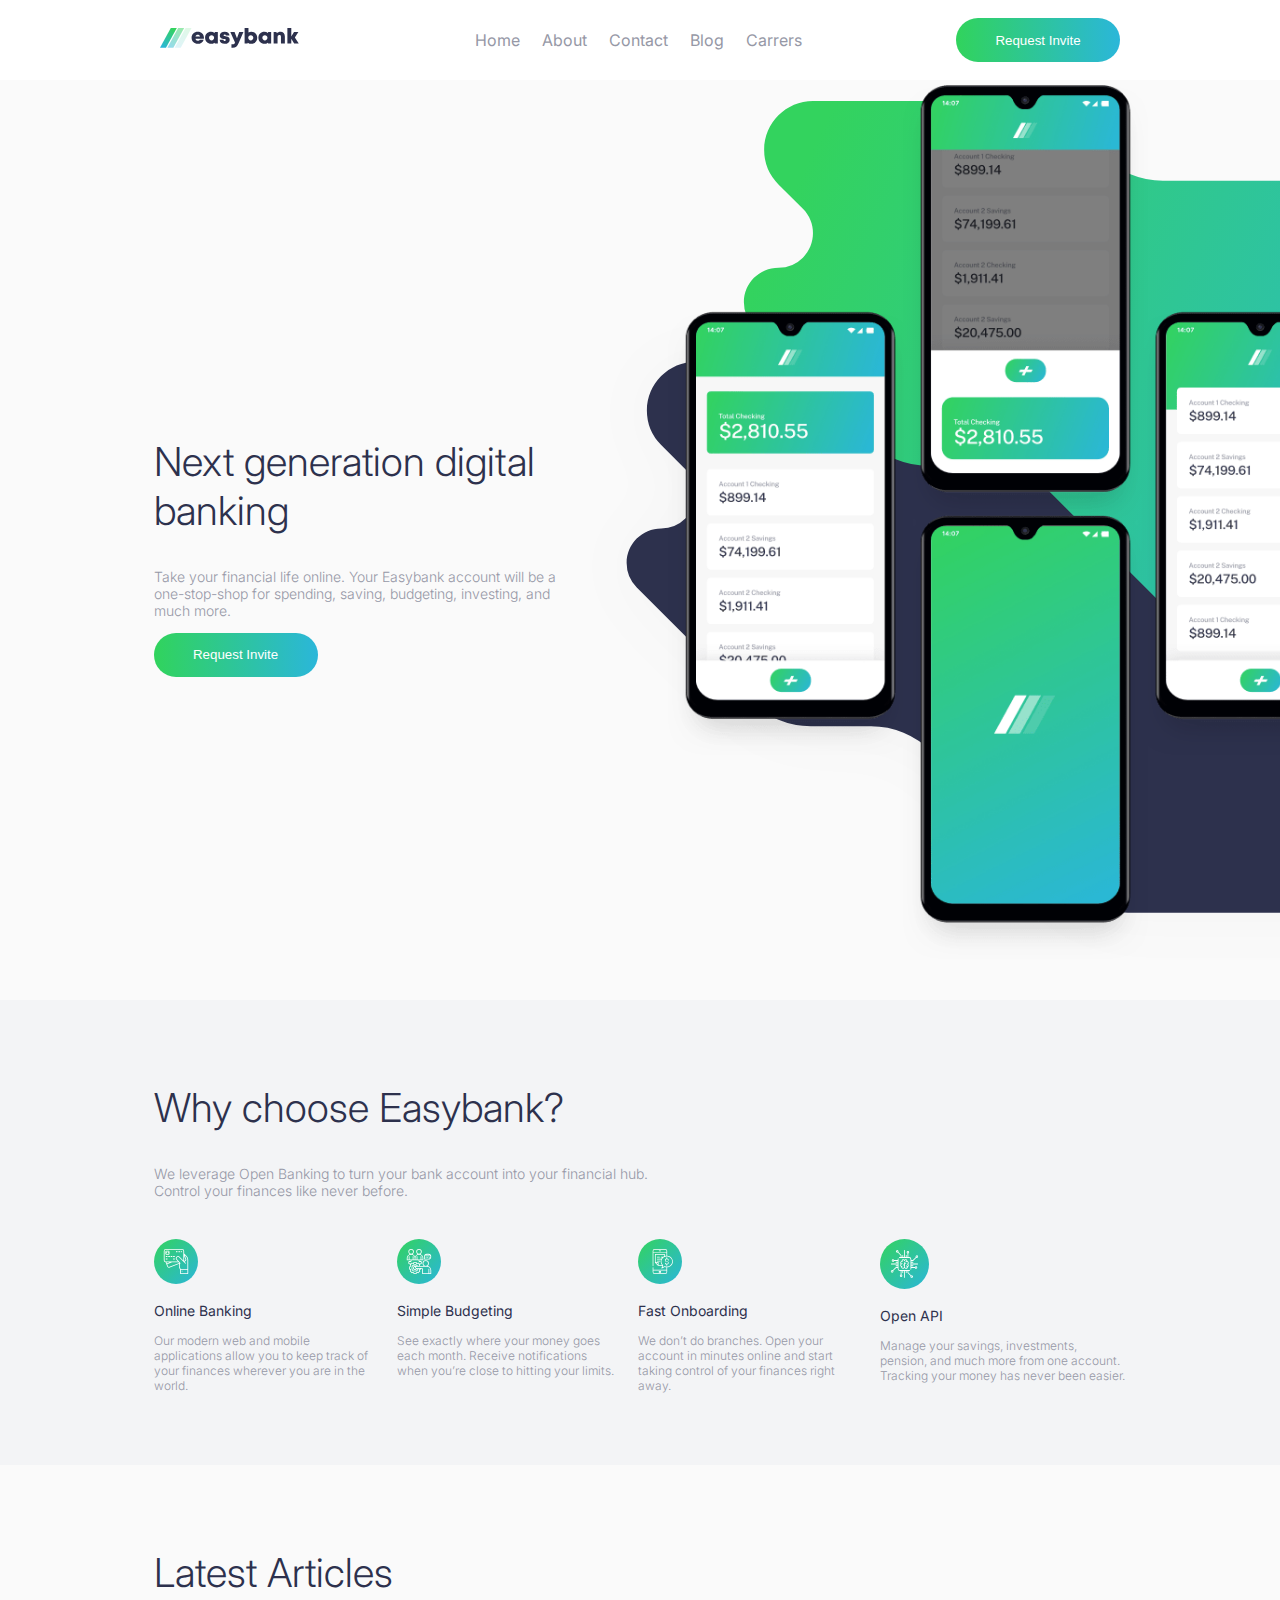
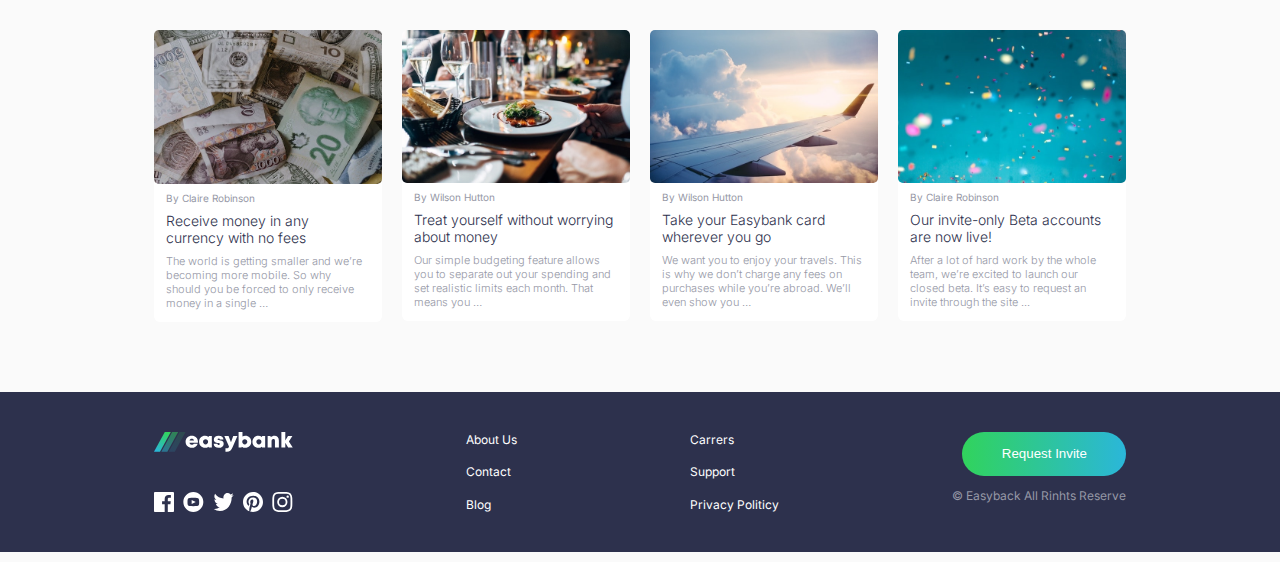
<file: 7_Página_de_destino_de_Easybank/index.html>
<!DOCTYPE html>
<html lang="en">

<head>
    <meta charset="UTF-8">
    <meta http-equiv="X-UA-Compatible" content="IE=edge">
    <meta name="viewport" content="width=device-width, initial-scale=1.0">
    <title>Pagina de destino</title>

    <link rel="stylesheet" href="./estilos/estilos.css">


    <link rel="preconnect" href="https://fonts.googleapis.com">
    <link rel="preconnect" href="https://fonts.gstatic.com" crossorigin>
    <link href="https://fonts.googleapis.com/css2?family=Inter:wght@300;400;700&display=swap" rel="stylesheet">
    <script>
        
    </script>
</head>

<body>
    <header>

        <div class="container__menu">

            <div class="logo">
                <a href="#">
                <img src="./images/logo.svg" alt="Logo">
            </a>
            </div>
            <div class="menu">
                <img src="./images/icon-hamburger.svg" alt="Menu" id="btn_menu">
                <div id="back_menu"></div>
                <nav id="nav">
                    <div id="primer-div">
                        <div class="cerrar-menu">
                        <img src="./images/icon-close.svg" alt="Cerrar" id="btn_cerrar_menu">
                    </div>
                    <div class="lista">
                        <ul class="lista-desplegable">
                            <li>
                                <a href="#" id="Home">Home
                                </a>
                            </li>
                            <li><a href="#" id="About">About
                                </a>
                            </li>
                            <li><a href="#" id="Contact">Contact</a></li>
                            <li><a href="#" id="Blog">Blog</a></li>
                            <li><a href="#" id="Carrers">Carrers</a></li>



                        </ul>
                    </div>
                    <div id="Request">
                        <button class="boton-Request" id="boton">Request Invite</button>

                    </div>
                    </div>
                    


                </nav>
            </div>



        </div>

    </header>


    <section class="contenido-principal">
        <!--Seccion Intro-->
        <div class="contenido2">

            <div class="intro">
                <img src="./images/image-mockups.png" alt="image-mockups" class="image-mockups">
            </div>
            <div class="next">
                <h2>
                    Next generation digital banking
                </h2>
                <p>
                    Take your financial life online. Your Easybank account will be a one-stop-shop for spending, saving,
                    budgeting, investing, and much more.
                </p>
                <button class="boton-Request">Request Invite</button>

            </div>
        </div>

        <!--Seccion Easyback-->
        <section class="contenido-easy">
            <section class="easy">
                <div>
                    <h2>
                        Why choose Easybank?
                    </h2>
                    <p>
                        We leverage Open Banking to turn your bank account into your financial hub.
                        <br>
                        Control your finances like never before.
                    </p>

                </div>
                <div class="tarjeta">
                    <div class="tar">
                        <img src="./images/icon-online.svg" alt="">
                        <h3>Online Banking </h3>
                        <p>
                            Our modern web and mobile applications allow you to keep track of your finances wherever you
                            are
                            in the world.
                        </p>
                    </div>
                    <div class="tar">
                        <img src="./images/icon-onboarding.svg" alt="">
                        <h3>Simple Budgeting </h3>
                        <p>
                            See exactly where your money goes each month. Receive notifications when you’re close to
                            hitting your limits.
                        </p>
                    </div>
                    <div class="tar">
                        <img src="./images/icon-budgeting.svg" alt="">
                        <h3>Fast Onboarding </h3>
                        <p>
                            We don’t do branches. Open your account in minutes online and start taking control of your
                            finances right away.
                        </p>
                    </div>
                    <div class="tar">
                        <img src="./images/icon-api.svg" alt="">
                        <h3>Open API </h3>
                        <p>
                            Manage your savings, investments, pension, and much more from one account. Tracking your
                            money has never been easier.
                        </p>
                    </div>
                </div>
            </section>
        </section>

        <!--Seccion Latest Articles-->
        <section class="Latest-Articles">
            <section class="easy">
                <div class="">
                    <h2>
                        Latest Articles
                    </h2>
                    <div class="tarjetas">
                        <div class="card">
                            <div class="card-image">
                                <img src="./images/image-currency.jpg" class="card-imagen" alt="">
                            </div>
                            <div class="category"> By Claire Robinson </div>
                            <div class="heading"> Receive money in any currency with no fees
                                <div class="author"> The world is getting
                                    smaller and we’re becoming more mobile. So why should you be forced to only receive
                                    money in a single …
                                </div>
                            </div>
                        </div>
                        <div class="card">
                            <div class="card-image">
                                <img src="./images/image-restaurant.jpg" class="card-imagen" alt="">
                            </div>
                            <div class="category"> By Wilson Hutton </div>
                            <div class="heading"> Treat yourself without worrying about money
                                <div class="author"> Our simple budgeting
                                    feature allows you to separate out your spending and set realistic limits each
                                    month. That means you …
                                </div>
                            </div>
                        </div>
                        <div class="card">
                            <div class="card-image">
                                <img src="./images/image-plane.jpg" class="card-imagen" alt="">
                            </div>
                            <div class="category"> By Wilson Hutton </div>
                            <div class="heading"> Take your Easybank card wherever you go
                                <div class="author"> We want you to enjoy your travels. This is why we don’t charge any
                                    fees on purchases while you’re abroad. We’ll even show you …
                                </div>
                            </div>
                        </div>
                        <div class="card">
                            <div class="card-image">
                                <img src="./images/image-confetti.jpg" class="card-imagen" alt="">
                            </div>
                            <div class="category"> By Claire Robinson </div>
                            <div class="heading"> Our invite-only Beta accounts are now live!
                                <div class="author"> After a lot of hard work by the whole team, we’re excited to launch
                                    our closed beta. It’s easy to request an invite through the site ... </div>
                            </div>
                        </div>
                    </div>

                </div>
            </section>
        </section>

        <!--Seccion LFooter-->
        <section class="footer"> 
            <div class="footer1">
                <div class="footer2">
                    <img src="./images/logo-dark.svg" alt="Logo">
                    <section class="imagenes">
                        <img src="./images/icon-facebook.svg" alt="">
                        <img src="./images/icon-youtube.svg" alt="">
                        <img src="./images/icon-twitter.svg" alt="">
                        <img src="./images/icon-pinterest.svg" alt="">
                        <img src="./images/icon-instagram.svg" alt="">
                    </section>
                </div>
                <div class="footer2">
                    <a href="#">About Us</a>
                    <a href="#">Contact</a>
                    <a href="#">Blog</a>
                </div>
                <div class="footer2">
                    <a href="#">Carrers</a>
                    <a href="#">Support</a>
                    <a href="#">Privacy Politicy</a>
                </div>
                <div class="footer2">
                    <div id="Request2">
                        <button class="boton-Request">Request Invite</button>

                    </div>
                       <p> © Easyback All Rinhts Reserve</p>
                </div>
            </div>
        </section>
    </section>






    <script src="./script/script.js"></script>

</body>

</html>
</file>
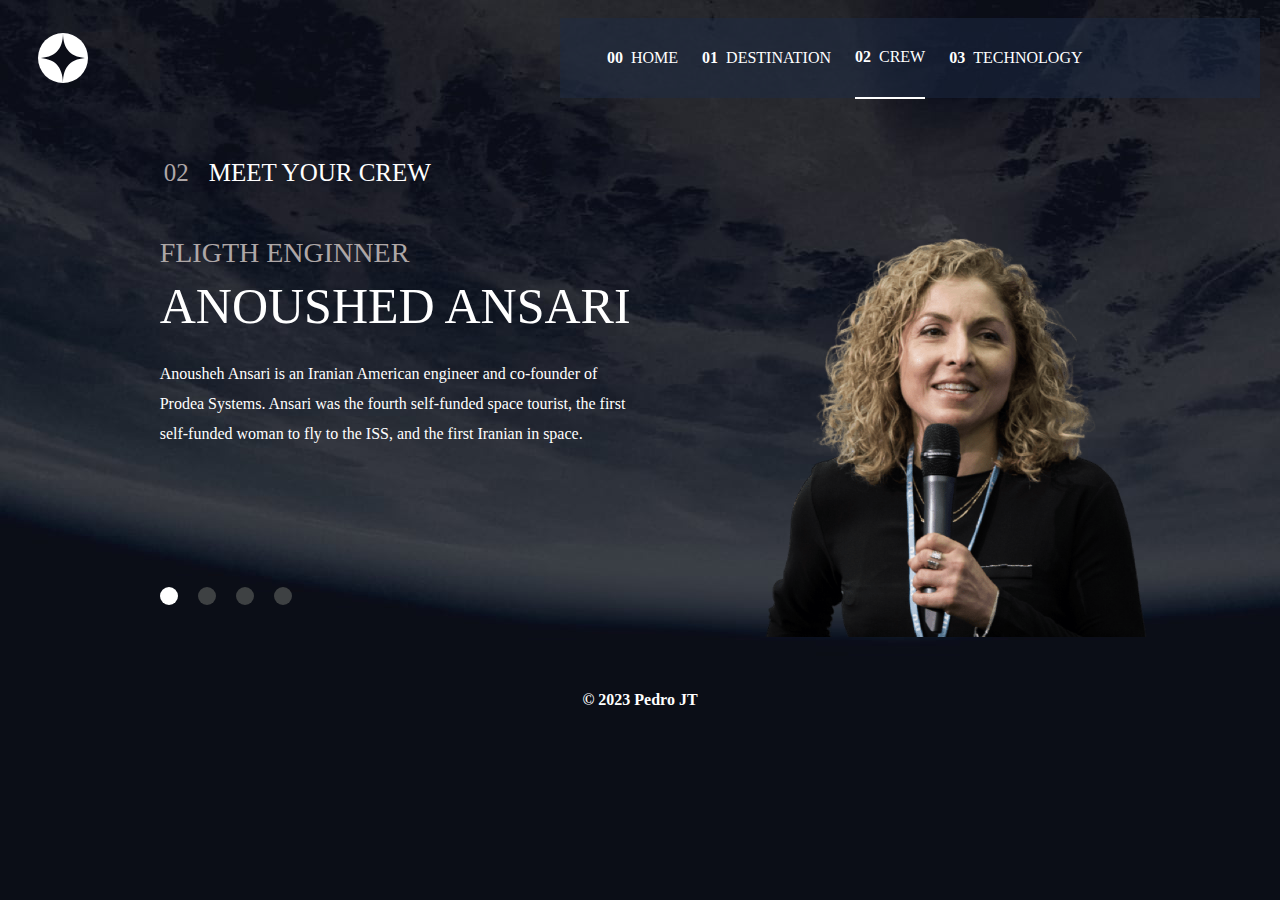
<file: 5_Turismo_Espacial/crew.html>
<!DOCTYPE html>
<html lang="en">

<head>
    <meta charset="UTF-8">
    <meta http-equiv="X-UA-Compatible" content="IE=edge">
    <meta name="viewport" content="width=device-width, initial-scale=1.0">
    <title>Sitio Web Turismo Espacial</title>

    <link rel="stylesheet" href="css/estilos-crew.css">

    <link rel="stylesheet" href="./animate/animate.min.css">
</head>

<body>

    <header>
        <div class="container__menu">
            <div class="logo">
                <img src="./assets/shared/logo.svg" alt="Logo">
            </div>
            <div class="menu">
                <img src="./assets/shared/icon-hamburger.svg" alt="Menu" id="btn_menu">

                <div id="back_menu"></div>
                <nav id="nav">
                    <div class="cerrar-menu">
                        <img src="./assets/shared/icon-close.svg" alt="Cerrar" id="btn_cerrar_menu">
                    </div>
                    <div class="opciones">
                        <div class="opciones1">
                            <div class="opciones2 ">
                                <span>00</span>
                                <a href="index.html" id="características">HOME</a>
                            </div>
                            <div class="opciones2">
                                <span>01</span>
                                <a href="destination.html" id="compañia">DESTINATION</a>
                            </div>
                            <div class="opciones2 active">
                                <span>02</span>
                                <a href="#" id="carreras">CREW</a>
                            </div>
                            <div class="opciones2">
                                <span>03</span>
                                <a href="technology.html" id="acercade">TECHNOLOGY</a>
                            </div>
                        </div>
                    </div>
                </nav>
            </div>
        </div>
    </header>


    <!--Contenido-->
    <div class="contenido-principal-crew">
        <div id="primer" class="animate__animated animate__slideInUp">
            <span>02</span>
            <span>MEET YOUR CREW </span>
        </div>

        <div class="seccion-crew ">
            
            <section class="seccion1-crew ">

                <!--Seccion engineer-->
                <div id="Engineer" class="Engineer animate__animated animate__slideInUp">
                    <div class="encabezado">
                        <span id="texto1">FLIGTH ENGINNER</span>
                        <span id="texto2">ANOUSHED ANSARI</span>
                    </div>
                    <div>
                        <p id="texto3">
                            Anousheh Ansari is an Iranian American engineer and co-founder of Prodea Systems. Ansari was
                            the fourth self-funded space tourist, the first self-funded woman to fly to the ISS, and the
                            first Iranian in space.
                        </p>
                    </div>

                </div>
                <!--Seccion Commander-->
                <div id="Commander" class="Commander animate__animated animate__slideInUp">
                    <div class="encabezado">
                        <span id="texto1">Commander Douglas</span>
                        <span id="texto2">Hurley Douglas</span>
                    </div>
                    <div>
                        <p id="texto3">
                            Gerald Hurley is an American engineer, former Marine Corps pilot and former NASA astronaut.
                            He launched into space for the third time as commander of Crew Dragon Demo-2.
                        </p>
                    </div>
                </div>
                <!--Seccion Pilot-->
                <div id="Pilot" class="Pilot animate__animated animate__slideInUp">
                    <div class="encabezado">
                        <span id="texto1">Pilot </span>
                        <span id="texto2">Victor Glover </span>
                    </div>
                    <div>
                        <p id="texto3">
                            Pilot on the first operational flight of the SpaceX Crew Dragon to the International Space
                            Station. Glover is a commander in the U.S. Navy where he pilots an F/A-18.He was a crew
                            member of Expedition 64, and served as a station systems flight engineer.
                        </p>
                    </div>
                </div>
                <!--Seccion Mission-->
                <div id="Mission" class="Mission animate__animated animate__slideInUp">
                    <div class="encabezado">
                        <span id="texto1">Mission Specialist</span>
                        <span id="texto2">Mark Shuttleworth</span>
                    </div>
                    <div>
                        <p id="texto3">
                            Mark Richard Shuttleworth is the founder and CEO of Canonical, the company behind the
                            Linux-based Ubuntu operating system. Shuttleworth became the first South African to travel
                            to space as a space tourist. 
                        </p>
                    </div>
                </div>

                <div class="opciones-crew animate__animated animate__slideInUp">
                    <div id="opcion1" class=" opciones3 active-boton" onclick="mostrarEngineer()">
                        
                    </div>
                    <div id="opcion2" class=" opciones3 " onclick="mostrarCommander()">
                        
                    </div>
                    <div id="opcion3" class="  opciones3 "  onclick="mostrarPilot()">
                        
                    </div>
                    <div id="opcion4" class=" opciones3 " onclick="mostrarMission()">
                        
                    </div>
                </div>

            </section>

            <section class="seccion2-crew ">

                <div>
                    <img src="./assets/crew/image-anousheh-ansari.png" id="img-Engineer"
                        class="animate__animated animate__slideInUp" alt="Img">
                    <img src="./assets/crew/image-douglas-hurley.png" id="img-Commander"
                        class="animate__animated animate__slideInUp" alt="Img">
                    <img src="./assets/crew/image-victor-glover.png" id="img-Pilot"
                        class="animate__animated animate__slideInUp" alt="Img">
                    <img src="./assets/crew/image-mark-shuttleworth.png" id="img-Mission"
                        class="animate__animated animate__slideInUp" alt="Img">

                </div>


            </section>


        </div>


    </div>
    <div  id="creador">
        © 2023 Pedro JT
    </div>

    <script src="./script/script.js"></script>
</body>

</html>
</file>
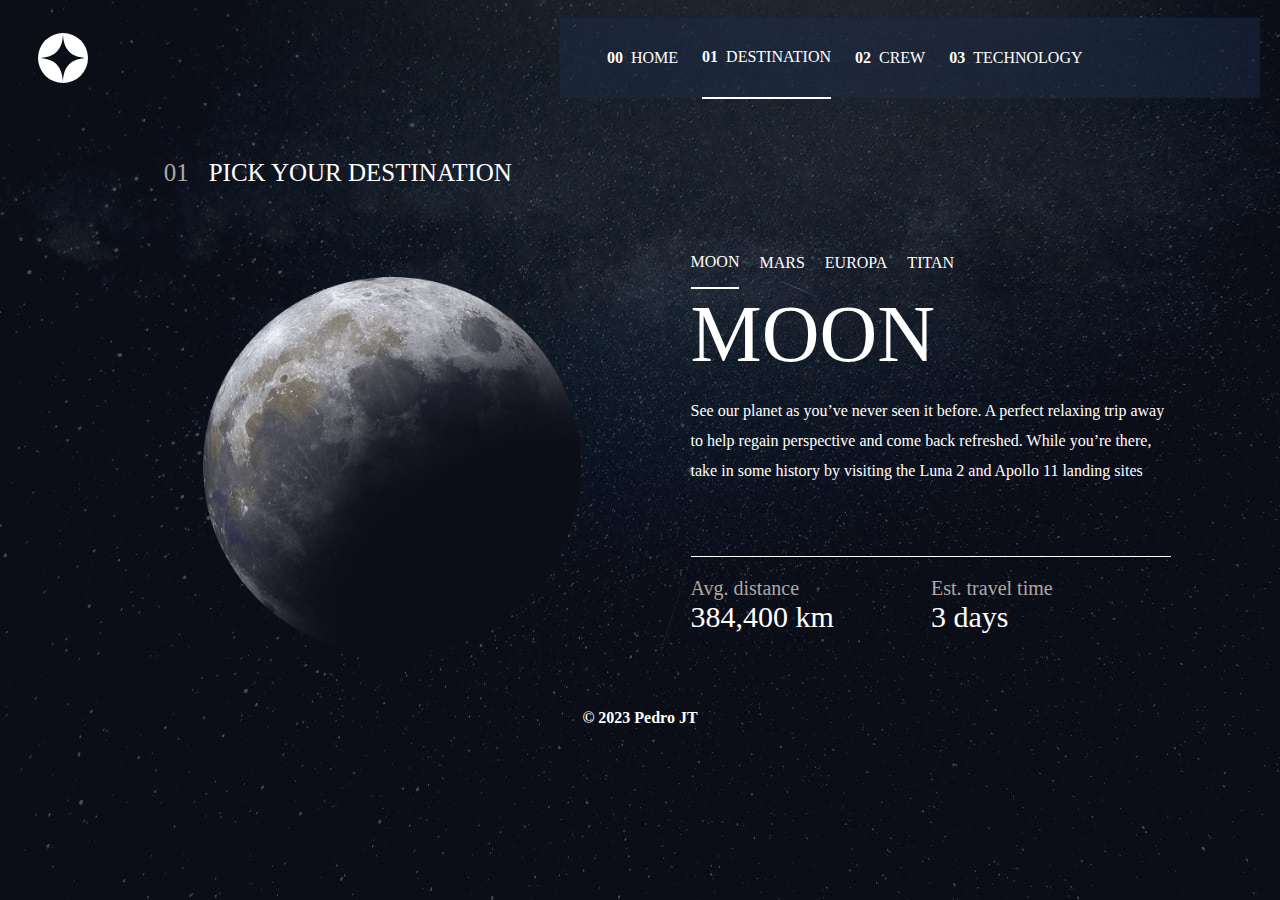
<file: 5_Turismo_Espacial/destination.html>
<!DOCTYPE html>
<html lang="en">

<head>
    <meta charset="UTF-8">
    <meta http-equiv="X-UA-Compatible" content="IE=edge">
    <meta name="viewport" content="width=device-width, initial-scale=1.0">
    <title>Sitio Web Turismo Espacial</title>

    <link rel="stylesheet" href="css/estilos-destination.css">

    <link rel="stylesheet" href="./animate/animate.min.css">
</head>

<body>

    <header>
        <div class="container__menu">
            <div class="logo">
                <img src="./assets/shared/logo.svg" alt="Logo">
            </div>
            <div class="menu">
                <img src="./assets/shared/icon-hamburger.svg" alt="Menu" id="btn_menu">

                <div id="back_menu"></div>
                <nav id="nav">
                    <div class="cerrar-menu">
                        <img src="./assets/shared/icon-close.svg" alt="Cerrar" id="btn_cerrar_menu">
                    </div>
                    <div class="opciones">
                        <div class="opciones1">
                            <div class="opciones2 ">
                                <span>00</span>
                                <a href="index.html" id="características">HOME</a>
                            </div>
                            <div class="opciones2 active">
                                <span>01</span>
                                <a href="#" id="compañia">DESTINATION</a>
                            </div>
                            <div class="opciones2">
                                <span>02</span>
                                <a href="crew.html" id="carreras">CREW</a>
                            </div>
                            <div class="opciones2 ">
                                <span>03</span>
                                <a href="technology.html" id="acercade">TECHNOLOGY</a>
                            </div>
                        </div>
                    </div>
                </nav>
            </div>
        </div>
    </header>


    <!--Contenido-->
    <div class="contenido-principal-destination">
        <div id="primer" class="animate__animated animate__bounceInLeft">
            <span>01</span>
            <span>PICK YOUR DESTINATION</span>
        </div>

        <div class="seccion-destination ">
            <section class="seccion2-destination ">

                <div>
                    <img src="./assets/destination/image-moon.png" id="img-moon"
                        class="animate__animated animate__bounceInLeft" alt="Img">
                    <img src="./assets/destination/image-mars.png" id="img-mars"
                        class="animate__animated animate__bounceInLeft" alt="Img">
                    <img src="./assets/destination/image-europa.png" id="img-europa"
                        class="animate__animated animate__bounceInLeft" alt="Img">
                    <img src="./assets/destination/image-titan.png" id="img-titan"
                        class="animate__animated animate__bounceInLeft" alt="Img">

                </div>


            </section>
            <section class="seccion1-destination ">
                <div class="opciones-destination">
                    <div id="opcion1" class=" opciones3 active">
                        <span id="opciones1" onclick="mostrarMoon()">MOON</span>
                    </div>
                    <div id="opcion2" class=" opciones3 ">
                        <span id="opciones2" onclick="mostrarMars()">MARS</span>
                    </div>
                    <div id="opcion3" class="  opciones3 ">
                        <span id="opciones3" onclick="mostrarEuropa()">EUROPA</span>
                    </div>
                    <div id="opcion4" class=" opciones3 ">
                        <span id="opciones4" onclick="mostrarTitan()">TITAN</span>
                    </div>
                </div>
                <div id="moon" class="moon animate__animated animate__bounceInRight">
                    <div>
                        <span id="texto2">MOON</span>
                    </div>
                    <div>
                        <p id="texto3">
                            See our planet as you’ve never seen it before. A perfect relaxing trip away to help regain
                            perspective and come back refreshed. While you’re there, take in some history by visiting
                            the
                            Luna 2 and Apollo 11 landing sites
                        </p>
                    </div>
                    <div class="final">
                        <div>
                            <span id="texto4">Avg. distance</span>
                            <span id="texto5">384,400 km </span>
                        </div>
                        <div>
                            <span id="texto4">Est. travel time</span>
                            <span id="texto5">3 days</span>
                        </div>
                    </div>
                </div>
                <div id="mars" class="mars animate__animated animate__bounceInRight">
                    <div>
                        <span id="texto2">MARS</span>
                    </div>
                    <div>
                        <p id="texto3">
                            Don’t forget to pack your hiking boots. You’ll need them to tackle Olympus Mons, the tallest
                            planetary mountain in our solar system. It’s two and a half times the size of Everest!
                        </p>
                    </div>
                    <div class="final">
                        <div>
                            <span id="texto4">Avg. distance</span>
                            <span id="texto5">225 mil. km </span>
                        </div>
                        <div>
                            <span id="texto4">Est. travel time</span>
                            <span id="texto5">9 months</span>
                        </div>
                    </div>
                </div>
                <div id="europa" class="europa animate__animated animate__bounceInRight">
                    <div>
                        <span id="texto2">EUROPA</span>
                    </div>
                    <div>
                        <p id="texto3">
                            The smallest of the four Galilean moons orbiting Jupiter, Europa is a winter lover’s dream.
                            With an icy surface, it’s perfect for a bit of ice skating, curling, hockey, or simple
                            relaxation in your snug wintery cabin.
                        </p>
                    </div>
                    <div class="final">
                        <div>
                            <span id="texto4">Avg. distance</span>
                            <span id="texto5">628 mil. km </span>
                        </div>
                        <div>
                            <span id="texto4">Est. travel time</span>
                            <span id="texto5">3 years</span>
                        </div>
                    </div>
                </div>
                <div id="titan" class="titan animate__animated animate__bounceInRight">
                    <div>
                        <span id="texto2">TITAN</span>
                    </div>
                    <div>
                        <p id="texto3">
                            The only moon known to have a dense atmosphere other than Earth, Titan is a home away from
                            home (just a few hundred degrees colder!). As a bonus, you get striking views of the Rings
                            of Saturn. </p>
                    </div>
                    <div class="final">
                        <div>
                            <span id="texto4">Avg. distance</span>
                            <span id="texto5">1.6 bil. km</span>
                        </div>
                        <div>
                            <span id="texto4">Est. travel time</span>
                            <span id="texto5">7 years</span>
                        </div>
                    </div>
                </div>



            </section>


        </div>


    </div>

    <div  id="creador">
        © 2023 Pedro JT
    </div>
    <script src="./script/script.js"></script>

</body>

</html>
</file>
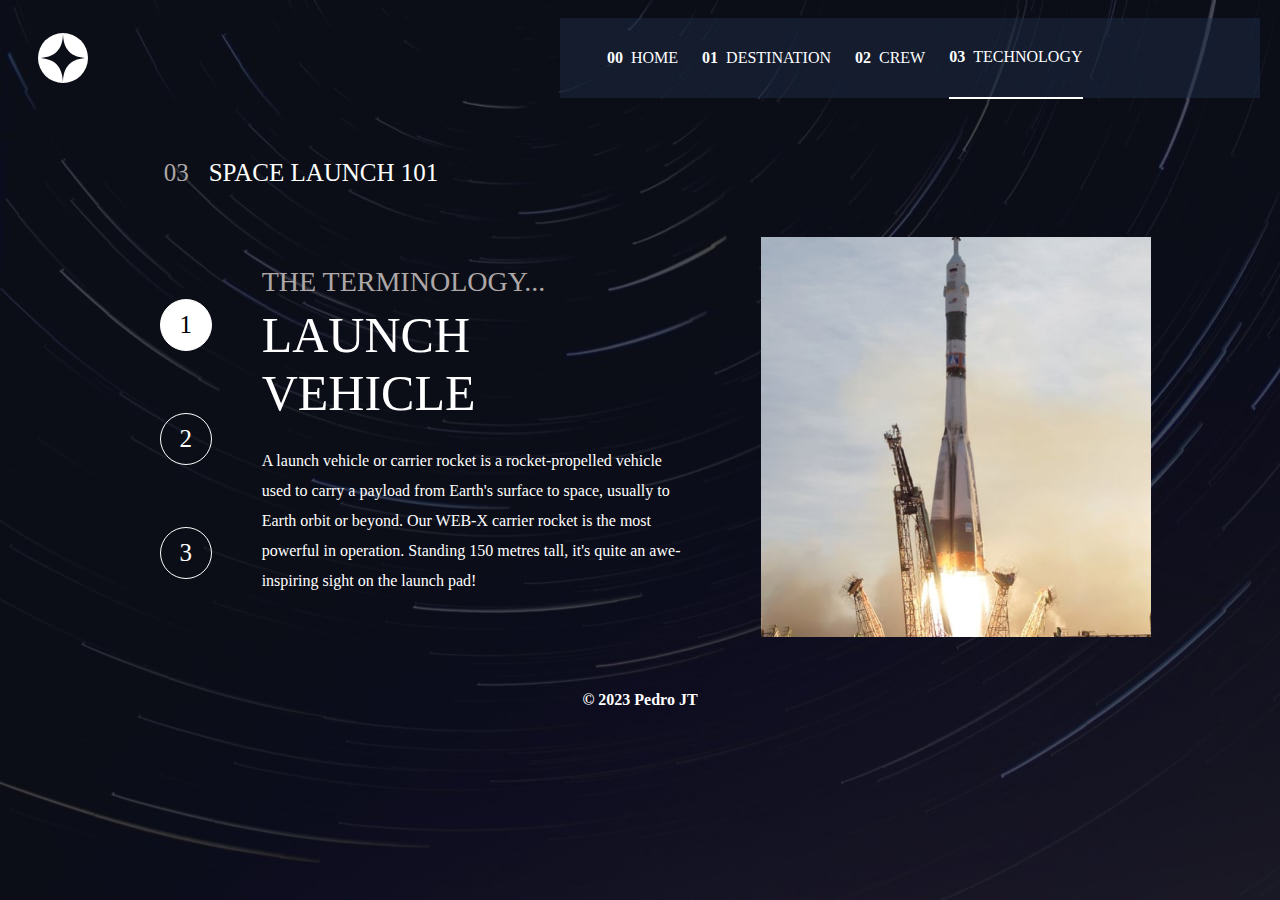
<file: 5_Turismo_Espacial/technology.html>
<!DOCTYPE html>
<html lang="en">

<head>
    <meta charset="UTF-8">
    <meta http-equiv="X-UA-Compatible" content="IE=edge">
    <meta name="viewport" content="width=device-width, initial-scale=1.0">
    <title>Sitio Web Turismo Espacial</title>

    <link rel="stylesheet" href="css/estilos-technology.css">

    <link rel="stylesheet" href="./animate/animate.min.css">
</head>

<body>

    <header>
        <div class="container__menu">
            <div class="logo">
                <img src="./assets/shared/logo.svg" alt="Logo">
            </div>
            <div class="menu">
                <img src="./assets/shared/icon-hamburger.svg" alt="Menu" id="btn_menu">

                <div id="back_menu"></div>
                <nav id="nav">
                    <div class="cerrar-menu">
                        <img src="./assets/shared/icon-close.svg" alt="Cerrar" id="btn_cerrar_menu">
                    </div>
                    <div class="opciones">
                        <div class="opciones1">
                            <div class="opciones2 ">
                                <span>00</span>
                                <a href="index.html" id="características">HOME</a>
                            </div>
                            <div class="opciones2">
                                <span>01</span>
                                <a href="destination.html" id="compañia">DESTINATION</a>
                            </div>
                            <div class="opciones2">
                                <span>02</span>
                                <a href="crew.html" id="carreras">CREW</a>
                            </div>
                            <div class="opciones2 active">
                                <span>03</span>
                                <a href="#" id="acercade">TECHNOLOGY</a>
                            </div>
                        </div>
                    </div>
                </nav>
            </div>
        </div>
    </header>


    <!--Contenido-->
    <div class="contenido-principaltechnology">
        <div id="primer" class="animate__animated animate__lightSpeedInRight">
            <span>03</span>
            <span>SPACE LAUNCH 101 </span>
        </div>

        <div class="secciontechnology ">

            <section class="seccion1technology  animate__animated animate__lightSpeedInLeft">
                <div class="opcionestechnology">
                    <div id="opcion1" class=" opciones3 active-boton" onclick="mostrarLaunch()">
                        <span>1</span>
                    </div>
                    <div id="opcion2" class=" opciones3 " onclick="mostrarSpace()">
                        <span>2</span>
                    </div>
                    <div id="opcion3" class="  opciones3 " onclick="mostrarSpaceport()">
                        <span>3</span>
                    </div>
                </div>
                <div class="technology-texto">
                    <!--Seccion Launch-->
                    <div id="Launch" class="Launch animate__animated animate__lightSpeedInRight">
                        <div class="encabezado">
                            <span id="texto1">The terminology...</span>
                            <span id="texto2">Launch vehicle</span>
                        </div>
                        <div>
                            <p id="texto3">
                                A launch vehicle or carrier rocket is a rocket-propelled vehicle used to carry a payload
                                from Earth's surface to space, usually to Earth orbit or beyond. Our WEB-X carrier
                                rocket is
                                the most powerful in operation. Standing 150 metres tall, it's quite an awe-inspiring
                                sight
                                on the launch pad!
                            </p>
                        </div>

                    </div>
                    <!--Seccion Space-->
                    <div id="Space" class="Space animate__animated animate__lightSpeedInRight">
                        <div class="encabezado">
                            <span id="texto1">The terminology... </span>
                            <span id="texto2">Space capsule</span>
                        </div>
                        <div>
                            <p id="texto3">
                                A space capsule is an often-crewed spacecraft that uses a blunt-body reentry capsule to
                                reenter the Earth's atmosphere without wings. Our capsule is where you'll spend your
                                time during the flight. It includes a space gym, cinema, and plenty of other activities
                                to keep you entertained.
                            </p>
                        </div>
                    </div>
                    <!--Seccion Spaceport-->
                    <div id="Spaceport" class="Spaceport animate__animated animate__lightSpeedInRight">
                        <div class="encabezado">
                            <span id="texto1">The terminology... </span>
                            <span id="texto2">Spaceport </span>
                        </div>
                        <div>
                            <p id="texto3">
                                A spaceport or cosmodrome is a site for launching (or receiving) spacecraft, by analogy
                                to the seaport for ships or airport for aircraft. Based in the famous Cape Canaveral,
                                our spaceport is ideally situated to take advantage of the Earth’s rotation for launch.
                            </p>
                        </div>
                    </div>
                </div>
            </section>

            <section class="seccion2technology ">

                <div>
                    <img src="./assets/technology/image-launch-vehicle-portrait.jpg" id="img-Launch"
                        class="animate__animated animate__lightSpeedInRight" alt="Img">
                    <img src="./assets/technology/image-space-capsule-portrait.jpg" id="img-Space"
                        class="animate__animated animate__lightSpeedInRight" alt="Img">
                    <img src="./assets/technology/image-spaceport-portrait.jpg" id="img-Spaceport"
                        class="animate__animated animate__lightSpeedInRight" alt="Img">

                </div>


            </section>
        </div>


    </div>
    <div  id="creador">
        © 2023 Pedro JT
    </div>

    <script src="./script/script.js"></script>
</body>

</html>
</file>
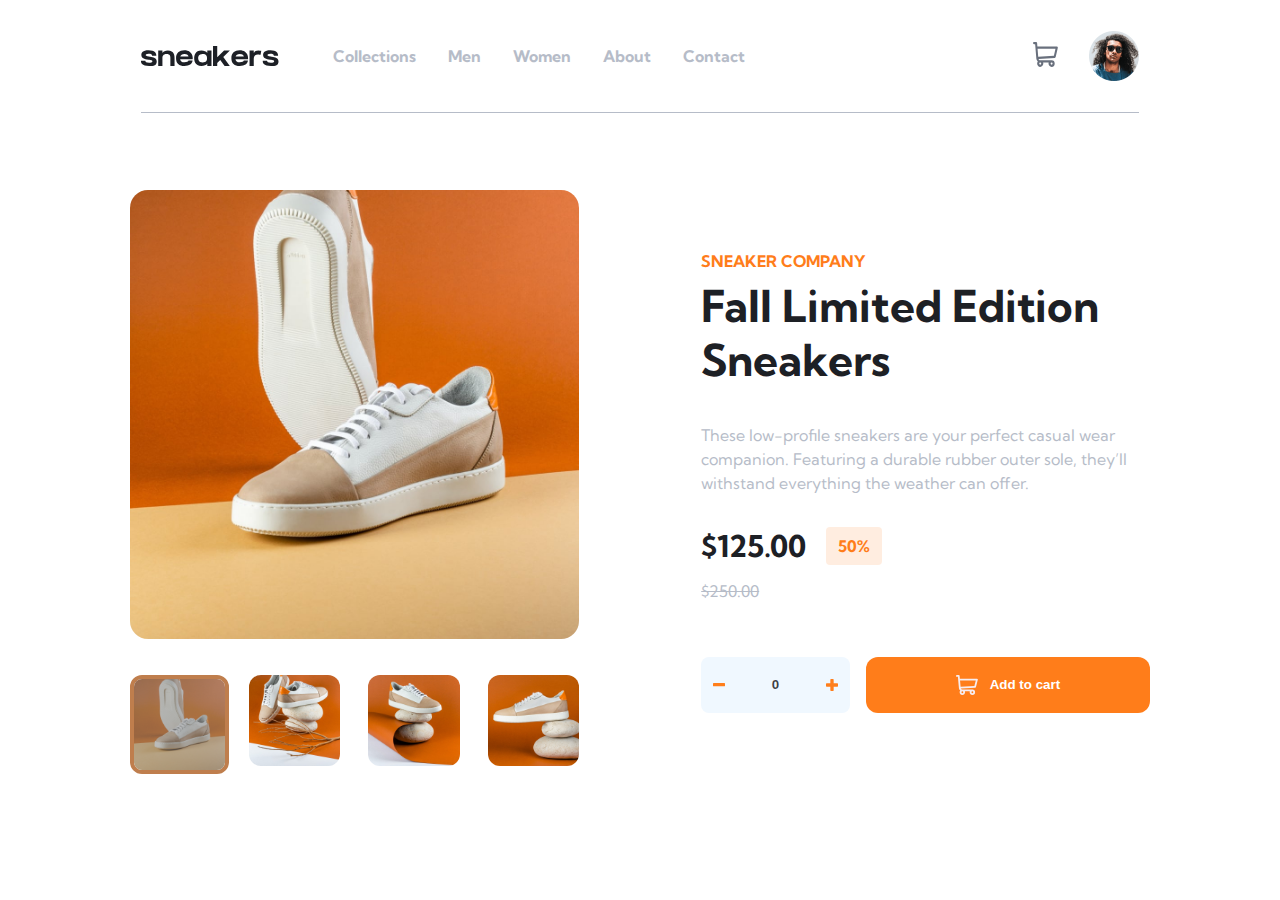
<file: 8_E-commerce_product_page/inicio.html>
<!DOCTYPE html>
<html lang="en">
  <head>
    <meta charset="UTF-8" />
    <meta http-equiv="X-UA-Compatible" content="IE=edge" />
    <meta name="viewport" content="width=device-width, initial-scale=1.0" />
    <title>E-commerce product page</title>

    <link rel="stylesheet" href="estilos/estilos.css" />
    <link rel="stylesheet" href="estilos/animate.min.css" />
  </head>
  <body>
    <header>
      <section class="container__menu">
        <img src="./images/icon-menu.svg" alt="Menu" id="btn_menu" />
        <div class="logo">
          <img src="./images/logo.svg" alt="Logo" />
        </div>
        <div class="menu">
          <div id="back_menu"></div>
          <nav id="nav">
            <div class="cerrar-menu">
              <img src="./images/icon-close.svg" alt="Cerrar" id="btn_cerrar_menu" />
            </div>
            <div class="opciones">
              <div class="opciones1">
                <div class="opciones2">
                  <a href="#" id="características">Collections</a>
                </div>
                <div class="opciones2">
                  <a href="#" id="compañia">Men</a>
                </div>
                <div class="opciones2">
                  <a href="#" id="carreras">Women</a>
                </div>
                <div class="opciones2">
                  <a href="#" id="acercade">About</a>
                </div>
                <div class="opciones2">
                  <a href="#" id="acercade">Contact</a>
                </div>
              </div>
            </div>
          </nav>
        </div>
        <div class="navbar-right">
          <div style="position: relative">
            <img src="./images/icon-cart.svg" alt="icon-cart" id="icon-cart" />
            <input type="text" class="eje-cantidad" id="total-cart" value="0" readonly />
          </div>

          <img src="./images/image-avatar.png" alt="image-avatar" id="image-avatar" />
        </div>
      </section>
    </header>

    <main>
      <section class="principal">
        <section class="imagenes">
          <div class="seleccion" id="img-seleccionada">
            <img src="./images/image-product-1.jpg" alt="" class="animate__animated" id="img-seleccionada1" />
            <img src="./images/image-product-2.jpg" alt="" class="animate__animated" id="img-seleccionada2" />
            <img src="./images/image-product-3.jpg" alt="" class="animate__animated" id="img-seleccionada3" />
            <img src="./images/image-product-4.jpg" alt="" class="animate__animated" id="img-seleccionada4" />
          </div>
          <div class="elegir">
            <img src="./images/image-product-1.jpg" alt="img" class="seleccionada animate__animated" id="imagen-product-1" />
            <img src="./images/image-product-2.jpg" alt="img" class="animate__animated" id="imagen-product-2" />
            <img src="./images/image-product-3.jpg" alt="img" class="animate__animated" id="imagen-product-3" />
            <img src="./images/image-product-4.jpg" alt="img" class="animate__animated" id="imagen-product-4" />
          </div>
        </section>
        <!--Mostrar imagen en grande-->
        <section class="vista-grande animate__animated" id="vista-grande">
          <section class="imagenes1 animate__animated" id="imagenes1">
            <div class="cerrar1" id="cerrar1">
              <img src="./images/icon-close.svg" alt="" />
            </div>
            <div class="seleccion1">
              <!--img 1-->
              <div id="img-seleccionada11" class="animate__animated">
                <img src="./images/image-product-1.jpg" alt="" class="img-seleccion" />
                <div class="botones" id="icon-previous">
                  <img src="./images/icon-previous.svg" class="iconos" alt="Atras" id="atras1" />
                </div>
                <div class="botones" id="icon-next">
                  <img src="./images/icon-next.svg" class="iconos" alt="Atras" id="siguiente1" />
                </div>
              </div>
              <!--img 2-->
              <div id="img-seleccionada22" class="animate__animated">
                <img src="./images/image-product-2.jpg" alt="" class="img-seleccion" />
                <div class="botones" id="icon-previous">
                  <img src="./images/icon-previous.svg" class="iconos" alt="Atras" id="atras2" />
                </div>
                <div class="botones" id="icon-next">
                  <img src="./images/icon-next.svg" class="iconos" alt="Atras" id="siguiente2" />
                </div>
              </div>
              <!--img 3-->
              <div id="img-seleccionada33" class="animate__animated">
                <img src="./images/image-product-3.jpg" alt="" class="img-seleccion" />
                <div class="botones" id="icon-previous">
                  <img src="./images/icon-previous.svg" class="iconos" alt="Atras" id="atras3" />
                </div>
                <div class="botones" id="icon-next">
                  <img src="./images/icon-next.svg" class="iconos" alt="Atras" id="siguiente3" />
                </div>
              </div>
              <!--img 4-->
              <div id="img-seleccionada44" class="animate__animated">
                <img src="./images/image-product-4.jpg" alt="" class="img-seleccion" />
                <div class="botones" id="icon-previous">
                  <img src="./images/icon-previous.svg" class="iconos" alt="Atras" id="atras4" />
                </div>
                <div class="botones" id="icon-next">
                  <img src="./images/icon-next.svg" class="iconos" alt="Atras" id="siguiente4" />
                </div>
              </div>
            </div>
            <div class="elegir1">
              <img src="./images/image-product-1.jpg" alt="img" class="seleccionada animate__animated" id="imagen-product-11" />
              <img src="./images/image-product-2.jpg" alt="img" class="animate__animated" id="imagen-product-21" />
              <img src="./images/image-product-3.jpg" alt="img" class="animate__animated" id="imagen-product-31" />
              <img src="./images/image-product-4.jpg" alt="img" class="animate__animated" id="imagen-product-41" />
            </div>
          </section>
        </section>
        <section class="contenido">
          <h4>Sneaker Company</h4>
          <h1>Fall Limited Edition Sneakers</h1>
          <p>
            These low-profile sneakers are your perfect casual wear companion. Featuring a durable rubber outer sole, they’ll
            withstand everything the weather can offer.
          </p>
          <div id="precios">
            <div class="precio">
              <h5>$125.00</h5>
              <h5>50%</h5>
            </div>
            <div>
              <span>$250.00</span>
            </div>
          </div>
          <div class="add">
            <div class="cantidad">
              <img src="./images/icon-minus.svg" alt="" id="menos" />
              <input type="text" id="cantidad" value="0" readonly />
              <img src="./images/icon-plus.svg" alt="" id="mas" />
            </div>
            <button id="add-cart">
              <img src="./images/icon-cart.svg" alt="" />
              Add to cart
            </button>
          </div>
        </section>
      </section>
    </main>

    <!--Mostrar  / ocultar cart-->
    <section class="seccion-cart">
      <div class="cart" id="cart">
        <div class="title">Cart</div>
        <div class="content" id="content">
          <div class="contenido-cart">
            <img src="./images/image-product-1.jpg" alt="add-cart" id="img-add-to-cart" />
            <div class="contenido2">
              <span>Fall Limited Edition Sneakers</span>
              <div>
                <span id="precio">$125.00</span> <span>x</span> <span id="total-producto">0</span>
                <span id="total-precio">$375.00</span>
              </div>
            </div>
            <img src="./images/icon-delete.svg" alt="" id="img-delete" />
          </div>
          <div class="button-chec">
            <button>Checkout</button>
          </div>
        </div>
        <div class="vacio" id="vacio">You cart is empty</div>
      </div>
    </section>

    <script src="script/script.js"></script>
  </body>
</html>
</file>
<file: 11_Results_summary_component/estilos/estilos.css>
@import url("https://fonts.googleapis.com/css2?family=Hanken+Grotesk:wght@500;700;800&display=swap");

:root {
  /*
  ## Colors

### Primary
*/
  --Lightred: hsl(0, 100%, 67%);
  --Orangey-yellow: hsl(39, 100%, 56%);
  --Green-teal: hsl(166, 100%, 37%);
  --Cobalt-blue: hsl(234, 85%, 45%);

  /* ## Gradients */

  --Light-slate-blue: hsl(252, 100%, 67%); /* (background)*/
  --Light-royal-blue: hsl(241, 81%, 54%); /* (background)*/
  --Violet-blue: hsla(256, 72%, 46%, 1); /* (circle)*/
  --Persian-blue: hsla(241, 72%, 46%, 0); /* (circle)*/

  /* ### Neutral  */

  --White: hsl(0, 0%, 100%);
  --Pale-blue: hsl(221, 100%, 96%);
  --Light-lavender: hsl(241, 100%, 89%);
  --Dark-gray-blue: hsl(224, 30%, 27%);
}
body {
  font-family: "Hanken Grotesk", sans-serif;
  display: grid;
  place-items: center;
  height: 98vh;
  background-color: var(--White);
  margin: 0;
}
main {
  display: grid;
  grid-template-columns: 1fr 1fr;
  box-shadow: 4px 4px 32px var(--Light-lavender);
  border-radius: 32px;
}
.section-left {
  background-image: linear-gradient(to bottom, var(--Light-slate-blue), var(--Light-royal-blue));
  display: flex;
  flex-direction: column;
  align-items: center;
  padding: 40px 60px 44px 60px;
  border-radius: 32px;
}
.container1 {
  text-align: center;
  display: flex;
  flex-direction: column;
  align-items: center;
  width: 250px;
}
h4 {
  color: var(--Pale-blue);
  margin: 0;
  font-size: 24px;
}
.calificacion-total {
  color: var(--White);
  font-size: 70px;
  font-weight: bold;
}
h2 {
  color: var(--White);
  margin: 0;
  font-size: 32px;
}
p {
  color: var(--Light-lavender);
  text-align: center;
  font-size: 17px;
}
.circulo {
  background-image: linear-gradient(to bottom, var(--Violet-blue), var(--Persian-blue));
  border-radius: 50%;
  width: 200px;
  height: 200px;
  display: flex;
  align-items: center;
  justify-content: center;
  flex-direction: column;
  margin: 32px 0px 20px 0px;
}

.section-right {
  /*width: 372px;*/
  background-color: var(--white);
  padding: 40px 40px 44px 40px;
}
.circulo > p {
  margin: 0;
  color: var(--Light-lavender);
}
.container2 {
  display: flex;
  flex-direction: column;
  height: 100%;
  justify-content: space-between;
}
.contenedor {
  padding: 20px;
  display: flex;
  align-items: center;
  justify-content: space-between;
  border-radius: 8px;
}
.contenedor-principal {
  display: flex;
  flex-direction: column;
  gap: 14px;
}
h3 {
  margin: 0;
  font-size: 24px;
}
.reaction,
.memory,
.verbal,
.visual {
  font-size: 18px;
}
.reaction {
  background-color: rgb(255, 245, 246);
  color: var(--Lightred);
}
.memory {
  background: rgb(255, 251, 242);
  color: var(--Orangey-yellow);
}
.verbal {
  background: rgb(241, 251, 250);
  color: var(--Green-teal);
}
.visual {
  background: rgb(243, 242, 253);
  color: var(--Cobalt-blue);
}

button {
  background-color: var(--Dark-gray-blue);
  color: var(--White);
  padding: 20px;
  font-size: 16px;
  border: none;
  border-radius: 50px;
  cursor: pointer;
}
button:hover {
  background-image: linear-gradient(to bottom, var(--Light-slate-blue), var(--Light-royal-blue));
}
.calificacion {
  color: black;
  display: flex;
  gap: 4px;
  font-size: 18px;
}
.calificacion span:nth-child(1) {
  font-weight: 800;
}
.calificacion span:nth-child(3) {
  color: var(--Dark-gray-blue);
}
.contenedor div:nth-child(1) {
  display: flex;
  gap: 14px;
}
@media screen and (max-width: 500px) {
  body {
    display: initial;
  }
  main {
    grid-template-columns: 1fr;
    width: 100%;
    box-shadow: none;
    border-radius: 0;
  }
  .section-left {
    border-top-left-radius: 0;
    border-top-right-radius: 0;
    padding-top: 24px;
  }

  .circulo {
    width: 140px;
    height: 140px;
    margin-top: 26px;
  }
  .calificacion-total {
    font-size: 52px;
  }
  h2 {
    font-size: 24px;
  }
  h3 {
    font-size: 18px;
  }
  h4 {
    font-size: 18px;
  }
  p {
    font-size: 15px;
    margin-bottom: 0;
  }
  .section-right {
    padding: 24px 30px 0px 30px;
  }
  .container2 {
    gap: 24px;
  }
}
</file>
<file: 12_NFT_Preview_Card_Component/estilos/estilos.css>
@import url("https://fonts.googleapis.com/css2?family=Outfit:wght@300;400;600&display=swap");
:root {
  /* ## Colors

### Primary */

  --Soft-blue: hsl(215, 51%, 70%);
  --Cyan: hsl(178, 100%, 50%);

  --Cyan2: hsla(178, 100%, 50%, 0.5);
  /* 
### Neutral */
  --Very-dark-blue-main: hsl(217, 54%, 11%);
  --Very-dark-blue-card: hsl(216, 50%, 16%);
  --Very-dark-blue-line: hsl(215, 32%, 27%);
  --White: hsl(0, 0%, 100%);
}
body {
  background-color: var(--Very-dark-blue-main);
  color: var(--White);
  height: 100vh;
  display: grid;
  place-items: center;
  font-size: 18px;
  font-family: "Outfit", sans-serif;
  margin: 0;
  padding: 0;
}
main {
  width: 300px;
  padding: 22px;
  background-color: var(--Very-dark-blue-card);
  border-radius: 14px;
  -webkit-border-radius: 14px;
  -moz-border-radius: 14px;
  -ms-border-radius: 14px;
  -o-border-radius: 14px;
}
.imagen {
  position: relative;
}

.img-equilibrium {
  width: 300px;
  border-radius: 8px;
  -webkit-border-radius: 8px;
  -moz-border-radius: 8px;
  -ms-border-radius: 8px;
  -o-border-radius: 8px;
  cursor: pointer;
}

.view {
  display: none;
  place-items: center;
  position: absolute;
  height: 300px;
  width: 300px;
  background-color: var(--Cyan2);
  top: 0;
  border-radius: 8px;
  -webkit-border-radius: 8px;
  -moz-border-radius: 8px;
  -ms-border-radius: 8px;
  -o-border-radius: 8px;
}

.view-img {
  width: auto;
}
.img-equilibrium:hover + .view {
  display: grid;
}
h1 {
  font-size: 22px;
  margin: 0;
  margin-top: 20px;
  margin-bottom: 20px;
  cursor: pointer;
}
b {
  color: var(--White);
  cursor: pointer;
}
b:hover,
h1:hover {
  color: var(--Cyan);
}
p {
  color: var(--Soft-blue);
  margin: 0;
  margin-bottom: 28px;
}
.componente {
  display: flex;
  justify-content: space-between;
}
.componente div {
  display: flex;
  font-size: 16px;
  gap: 8px;
}
.eth {
  color: var(--Cyan);
}
.day {
  color: var(--Soft-blue);
  font-weight: 400;
}
hr {
  background-color: var(--Very-dark-blue-line);
  margin-top: 24px;
  margin-bottom: 16px;
}
.final {
  display: flex;
  align-items: center;
  gap: 16px;
}
.final img {
  width: 32px;
  border: 1px solid var(--White);
  border-radius: 50%;
}
span {
  color: var(--Soft-blue);
}
</file>
<file: 1_newsletter-sign-up-with-success-message-main/estilos/estilos.css>
/* importamos la fuentes para nuestro poryecto */
@import url("https://fonts.googleapis.com/css2?family=Roboto:wght@400;700&display=swap");

/*
Creamos las variables
*/
:root {
  /* ## Colors

### Primary */

  --Tomato: hsl(4, 100%, 67%);
  --Tomato2: hsla(4, 100%, 67%, 0.304);

  /* ### Neutral */

  --Dark-Slate-Grey: hsl(234, 29%, 20%);
  --Charcoal-Grey: hsl(235, 18%, 26%);
  --Grey: hsl(231, 7%, 60%);
  --White: hsl(0, 0%, 100%);
}

body {
  /* font-family: "Roboto";
  font-weight: normal;
  */
  height: 100vh;
  font-family: "Roboto", sans-serif;
  display: grid;
  place-items: center;
  margin: 0;
  background-color: var(--Charcoal-Grey);
  font-weight: 400;
  color: var(--Charcoal-Grey);
}
main {
  display: flex;
  background-color: var(--White);
  border-radius: 40px;
  -webkit-border-radius: 40px;
  -moz-border-radius: 40px;
  -ms-border-radius: 40px;
  -o-border-radius: 40px;
}
.seccion-izquierda {
  display: flex;
  flex-direction: column;
  justify-content: center;
  padding: 0px 64px;
  width: 376px;
}

h1 {
  font-weight: bold;
  font-size: 56px;
  margin: 0px 0px 20px 0px;
}
p {
  width: 100%;
  margin: 0px 0px 26px 0px;
  line-height: 24px;
}
.casillas {
  display: flex;
  flex-direction: column;
  gap: 14px;
}
.casillas div {
  display: flex;
  gap: 16px;
  align-items: flex-start;
}
.correo {
  margin-top: 44px;
  display: flex;
  flex-direction: column;
  gap: 8px;
}
.correo div {
  display: flex;
  align-items: center;
  justify-content: space-between;
}
#error {
  display: none;
  color: var(--Tomato);
}
.email {
  font-size: 12px;
  font-weight: bold;
}
input {
  padding: 18px;
  border: 1px solid var(--Grey);
  border-radius: 8px;
  -webkit-border-radius: 8px;
  -moz-border-radius: 8px;
  -ms-border-radius: 8px;
  -o-border-radius: 8px;
  font-size: 16px;
  cursor: pointer;
}
input:hover {
  border-color: var(--Charcoal-Grey);
}
input:focus {
  outline: none;
}
::placeholder {
  color: var(--Grey);
}
button {
  width: 100%;
  background-color: var(--Dark-Slate-Grey);
  color: var(--White);
  padding: 20px;
  margin-top: 24px;
  border-radius: 8px;
  -webkit-border-radius: 8px;
  -moz-border-radius: 8px;
  -ms-border-radius: 8px;
  -o-border-radius: 8px;
  font-size: 16px;
  cursor: pointer;
  border: none;
  transition: background-color 0.5s, box-shadow 0.5s;
}
.active:hover {
  /* Cambio de color con degradado */
  background-color: var(--Tomato);

  /* Sombras hacia abajo */
  box-shadow: 0px 9px 16px var(--Tomato);
}
.disable {
  background-color: var(--Dark-Slate-Grey);
}
.disable:hover {
  /* Cambio de color con degradado */
  background-color: var(--Dark-Slate-Grey);

  /* Sombras hacia abajo */
}
.seccion-derecha {
  margin: 24px 24px 24px 0px;
}

.confirmacion {
  display: none;
  background-color: var(--White);
  width: 374px;
  padding: 48px 64px 64px 64px;
  border-radius: 36px;
  -webkit-border-radius: 36px;
  -moz-border-radius: 36px;
  -ms-border-radius: 36px;
  -o-border-radius: 36px;
}
.confirmacion h1 {
  margin-top: 30px;
  transition: 0.5s;
  -webkit-transition: 0.5s;
  -moz-transition: 0.5s;
  -ms-transition: 0.5s;
  -o-transition: 0.5s;
}

.pc {
  width: 100%;
}
.mobile {
  display: none;
}
/*
Responsi
*/
@media (max-width: 1000px) {
  main {
    margin: 4%;
    border-radius: 4%;
  }
  .seccion-izquierda {
    padding: 0% 0% 0% 4%;
  }
  .seccion-derecha {
    margin: 2%;
  }
  h1 {
    font-size: 3rem;
  }
  .correo {
    margin-top: 8%;
  }
  p {
    margin-bottom: 4%;
  }
  button {
    margin-top: 4%;
  }
}
@media (max-width: 800px) {
  body {
    font-size: 14px;
  }
  h1 {
    font-size: 2rem;
  }
  input {
    font-size: 14px;
    padding: 4%;
  }
  button {
    padding: 5%;
    font-size: 14px;
  }
}
@media (max-width: 550px) {
  .mobile {
    display: block;
    width: 100%;
  }
  .pc {
    display: none;
  }
  main {
    flex-direction: column-reverse;
    border: none;
    border-radius: 0;
    -webkit-border-radius: 0;
    -moz-border-radius: 0;
    -ms-border-radius: 0;
    -o-border-radius: 0;
    width: 100%;
    height: 100%;
    margin: 0;
    justify-content: flex-end;
  }
  .seccion-derecha {
    margin: 0;
  }
  .seccion-izquierda {
    width: auto;
    padding: 0;
    margin: 10% 6%;
  }
  h1 {
    font-size: 2.4rem;
  }
  p {
    margin-bottom: 8%;
  }
  span {
    line-height: 24px;
  }
  button {
    margin-top: 8%;
  }
}
</file>
<file: 2_Multi-step-form/estilos.css>
@import url('https://fonts.googleapis.com/css2?family=Inter:wght@300;400;700&display=swap');

* {
	box-sizing: border-box;
}
:root{
    /*Tamaño de fuentes*/
    --titulo: 30px;
    --descripcion: 14px;
    --texto: 12px;
    /*Color para los botones*/
    --Marine_blue: hsl(213, 96%, 18%);
   /*Color para fondo del body*/
   --Light_blue: hsl(206, 94%, 87%);
   /*Color error*/
   --Strawberry_red: hsl(354, 84%, 57%);
   /*Pesos*/
   --peso1: 400;
   --peso2: 500;
   --peso3: 700;

   /* Colors

    Primary */
    --Marine_blue: hsl(213, 96%, 18%);
    --Purplish_blue: hsl(243, 100%, 62%);
    --Pastel_blue: hsl(228, 100%, 94%);
    --Light_blue: hsl(206, 94%, 87%);
    --Strawberry_red: hsl(354, 84%, 57%);

    /* Neutral */

    --Cool-gray: hsl(231, 11%, 63%);
    --Light-gray: hsl(229, 24%, 87%);
    --Magnolia: hsl(217, 100%, 97%);
    --Alabaster: hsl(231, 100%, 99%);
    --White: hsl(0, 0%, 100%);
}


/*Autor*/
#creador{
    height: 50px;
    display: flex;
    align-items: flex-end;
    justify-content: center;
    margin-bottom: 20px;
    color: #000000;
    font-weight: bold;
}
body{
    background-color:rgb(240, 244, 255);
    height: 100vh;
    display: grid;
    font-family: 'Inter', sans-serif;
    margin: 0;
}
/*Estilos para el checbox*/
   .switch {
    --secondary-container: #3a4b39;
    --primary: #84da89;
    font-size: 17px;
    position: relative;
    display: inline-block;
    width: 38px;
    height: 20px;
   }
   
   .switch input {
    display: none;
    opacity: 0;
    width: 0;
    height: 0;
   }
   
   .slider {
    position: absolute;
    cursor: pointer;
    top: 0;
    left: 0;
    right: 0;
    bottom: 0;
    background-color: #313033;
    transition: .2s;
    border-radius: 30px;
   }
   
   .slider:before {
    position: absolute;
    content: "";
    height: 12px;
    width: 12px;
    border-radius: 20px;
    left: 4px;
    bottom: 4px;
    background-color: #aeaaae;
    transition: .4s;
   }
   
   input:checked + .slider::before {
    background-color: var(--primary);
   }
   
   input:checked + .slider {
    background-color: var(--secondary-container);
   }
   
   input:focus + .slider {
    box-shadow: 0 0 1px var(--secondary-container);
   }
   
   input:checked + .slider:before {
    transform: translateX(18px);
   }
/*Estilos para la casilla de verificacion del paso 3*/

/*Estilos para el contenedor general*/
main{
    display: grid;
    width: 100%;
    align-items: center;
    justify-content: center;

}
.contenido{
    display: grid;
    grid-template-columns: 274px auto;
    padding: 16px;
    border-radius: 10px;
    background: #ffff;
    height: 600px;
    width: 940px;
}

#boton2, #boton3, #boton4 {
    display: none;
}
.final {
    height: 567px;
    display: grid;
    padding-right: 84px;
    align-content: center;
    justify-items: center;
    text-align: center;
}
.final div{
    display: grid;
    justify-items: center;
}
.paso1 {
    display: block;
}
.paso2 {
    display: none;
}
.paso3 {
    display: none;
}
.paso4 {
    display: none;
}
.final{
    display: none;
}
/*Estilos para el contenedor izquierdo*/
.contenedor-izquierdo{
    background-image: url(./iconos/bg-sidebar-desktop.svg);
    background-repeat:  no-repeat;
    background-size: cover;
    background-position: center;
    border-radius: 10px;
    padding-top: 40px;
    padding-left: 32px;
    height: 100%;

}
.pasos{
    display: grid;
    grid-template-columns: auto 1fr;
    justify-content: end;
    align-content: space-between;
    align-items: center;
    padding-bottom: 30px;
}
.pasos span{
    border: 2px solid #f0f0f0;
    border-radius: 50%;
    display: flex;
    width: 33px;
    height: 33px;
    text-align: center;
    justify-content: center;
    align-items: center;
    font-size: var(--texto);
}
.active{
    background-color: var(--Light_blue);
}
.pasos h3{
    font-size: var(--texto);
    color:var(--Light-gray);
    font-weight: var(--peso1);
    text-transform: uppercase;
}
.pasos h2{
    color: var(--White);
    font-size: var(--texto);
    text-transform: uppercase;
    padding-top: 4px;
}
.pasos h3, h2{
    margin-top: 0px;
    margin-bottom: 0px;
}
.pasos div:nth-child(2){
    padding-left: 16px;  
}

/*Estilos para el contenedor Derecho*/
.contenedor-derecho{
    padding-left: 100px;
    display: flex;
    flex-direction: column;
    height: 100%;
    justify-content: space-between;
}   
.subtitulo{
    font-weight: var(--peso3);;
    font-size: var(--titulo);
    color: var(--Marine_blue);
}
.descripcion{
    font-size: var(--descripcion);
    color: #aeaaae;
    font-weight: var(--peso1);;
    margin-bottom: 30px;
    margin-top: 16px;
}

.paso1{
    padding-right: 84px;
    padding-top: 48px;
}



.boton1, .boton2, .boton3, .boton4{
    background-color: rgb(4, 36, 92);
    color: #f0f0f0;
    width: 123px;
    height: 48px;
    border-radius: 5px;
    cursor: pointer;
    font-weight: var(--peso2);;
}
.boton1:hover, .boton2:hover, .boton3:hover, .boton4:hover{
    background-color: rgb(157, 124, 255);
}

/*Estilos para el paso 2*/
.paso2{
    padding-right: 84px;
    padding-top: 48px;
}
.botones{
    display: flex; 
    justify-content: space-between;
    align-items: center;
    margin: 10px 80px 16px 0;
}
.boton{
    display: flex;
    justify-content: flex-end;
    align-items: center;
    margin: 10px 80px 16px 0px;
}

.paso2-regresar{
    cursor: pointer;
}
.paso3-regresar{
    cursor: pointer;
}
.paso4-regresar{
    cursor: pointer;
}
.forma{
    display: flex;
    justify-content: center;
    flex-wrap: nowrap;
    align-items: center;
    background: rgb(240 244 255);
    border-radius: 12px;
    height: 48px;
}
.forma div{
    padding: 6px;
}
.planes{
    display: grid;
    grid-template-columns: 1fr 1fr 1fr;
    align-items: center;
    gap: 20px;
    padding: 5px 0px 10px 0px;
    margin: 40px 0px 22px 0px
}
#opciones{
    height: 107px;
    width: 100%;
    display: grid;
    align-items: center;
    align-content: space-between;
}
.arcade, .advance, .pro{
    display: grid;
    height: 160px;
    width: 137px;
    justify-items: start;
    align-items: start;
    cursor: pointer;
    padding: 16px;
    border: 1px solid #afa8a8;
    border-radius: 8px;
}
.arcade:hover{
    background-color:rgb(240, 244, 255);
    border: 1px solid #60b3ea;
    border-radius: 10px;
}
.arcade:checked{
    background-color: #0d3771;
}
.advance:hover{
    background-color:rgb(240, 244, 255);
    border: 1px solid #60b3ea;
    border-radius: 10px;
}
.pro:hover{
    background-color:rgb(240, 244, 255);
    border: 1px solid #60b3ea;
    border-radius: 10px;
}
.nombres span:nth-child(1){
    font-size: 20px;
    font-weight: bold;
    color: var(--Marine_blue);
}
.nombres span:nth-child(2){
    font-size: 15px;
    color: #888;
}

#mes-gratis1, #mes-gratis2, #mes-gratis3{
    display: none;
}
#mes-gratis1, #mes-gratis2, #mes-gratis3{
    font-weight: var(--peso1);;
    font-size: 13px;
    color: #2c3b71;

}
/*Estilos para el paso 3*/
.paso3{
    padding-right: 84px;
    padding-top: 48px;
}
.complementos{
    padding: 6px;
    align-items: center;
}
.complemento-container{
    display: grid;
    grid-template-columns: auto auto 1fr;
    align-items: center;
    padding: 4px 22px 4px 16px;
    height: 80px;
    background-color: #ffffff;
    margin-top: 16px;
    border: 1px solid var(--Light-gray);
    border-radius: 8px;
    cursor: pointer;
}
.complemento-servicios{
    display: block !important;
    margin: 0px 0px 0px 12px;
    width: 100%;
}
.complemento-servicios h4{
    padding-bottom: 5px;
    margin: 0px;
    font-weight: var(--peso1);;
    font-size: 15px;
}
.complemento-servicios p{
    padding: 0px;
    margin: 0px;
    color: #aeaaae;
    font-weight: var(--peso1);;
    font-size: 12px;
}
.valor{
    display: flex !important;
    justify-content: flex-end;
    margin-right: 4px;
}
.complemento-container:hover{
    background-color: rgb(240, 244, 255);
}
.casilla{
    width: 18px;
    height: 18px;
    cursor: pointer;
}

/*Estilos para el paso 4*/
.paso4{
    padding-right: 84px;
    padding-top: 48px;
}
.terminado-plan{
    background-color: rgb(240, 244, 255);
}
.terminado{
    display: grid;
    grid-template-columns: 1fr 1fr ;
}
.resumen{
    background-color: rgb(240, 244, 255);
    padding: 16px 12px 8px 16px;
    border-radius: 5px;
    margin-top: 30px;
}
.complet{
    display: grid;
    grid-template-columns: 1fr 1fr;
}
.complet span:nth-child(1){
    color: #999595;
    font-weight: var(--peso1);;
    font-size: 14px;
    padding: 27px 0px 6px 0px;
}
.complet span:nth-child(2){
    text-align: end;
    color: #696363;
    font-weight: var(--peso1);;
    font-size: 12px;
    padding: 27px 0px 6px 0px;
}

.plan-obtenido{
    display: grid;
    grid-template-columns: 1fr 1fr;
    align-items: center;
}
#precio-plan{
    text-align: end;
}
.complemento-obtenido{
    border-top: 1px solid;
    margin-top: 27px;
    padding-top: 8px;
}
.plan-obtenido div{
    padding: 4px 0px 0px px 4px;
}
.plan-obtenido span{
    font-size: 15px;
    font-weight: var(--peso2);;
}
.plan-obtenido a{
    font-size: 15px;
    font-weight: var(--peso1);;
}
#com-almacenamiento, #com-servicio, #com-perfil{
    display: none;
}
.valor-total{
    display: grid;
    grid-template-columns: 1fr 1fr;
    align-items: center;
    padding: 0px 12px 16px 16px;
    border-radius: 5px;
    margin-top: 30px;
}
.precio-total{
    text-align: end;
}
.precio-total span{
    font-size: 18px;
    font-weight: var(--peso2);;
    color: blue;
}
#total{
    color: #999595;
    font-weight: var(--peso1);;
    font-size: 16px;
}
#modalidad-total{
    color: #999595;
    font-weight: var(--peso1);;
    font-size: 16px;
}

#cambio{
    cursor: pointer;
    color: rgb(157, 124, 255);
    border-bottom: 1px solid rgb(157, 124, 255);
}


/*Estilos para el final*/

.final div span{
    color: rgb(0, 34, 89);
    font-weight: var(--peso2);;
    font-size: 30px;
    padding-top: 25px;
}
.final div p{
    color: #999595;
    font-weight: var(--peso1);;
    font-size: 16px;
    padding-top: 10px;
}

/*Seleccion del plan cuando se le da click*/
.planSeleccionado{
    background-color: rgb(240, 244, 255);
}
.complementoSeleccionado{
    background-color: rgb(240, 244, 255);
}


/*Validacion del formulario*/
.label{
    cursor: pointer;
}


.formulario__label {
	display: block;
	cursor: pointer;
    font-size: var(--texto);
    font-weight: var(--peso2);
    color: var(--Marine_blue);
    margin-top: 12px;
    margin-bottom: 12px;
}

.formulario__grupo-input {
	position: relative;
}
.formulario__input {
	width: 100%;
	background: #fff;
	border: 1px solid #636768c4;
	border-radius: 3px;
	height: 48px;
	line-height: 45px;
	padding: 0 40px 0 10px;
	transition: .3s ease all;
    cursor: pointer;
    font-weight: var(--peso1);;
    font-size: var(--descripcion);
}
.formulario__input:focus {
	border: 3px solid #0075FF;
	outline: none;
	box-shadow: 3px 0px 30px rgba(163,163,163, 0.4);
}
.formulario__input-error {
	font-size: 12px;
	margin: 0;
	display: none;
}

.formulario__input-error-activo {
	display: block;
    color:  #bb2929;
    font-weight: var(--peso1);;
}

.formulario__validacion-estado {
	position: absolute;
	right: 10px;
	bottom: 15px;
	z-index: 100;
	font-size: 16px;
    opacity: 0;
}
.formulario__checkbox {
	margin-right: 10px;
}
.formulario__mensaje {
	height: auto;
    background: #F66060;
    border-radius: 3px;
    display: none;
    margin: 12px 0px 0px 0px;
    text-align: center;
}

.formulario__mensaje-activo {
	display: block;
}

.formulario__mensaje p {
    margin: 4px 4px 4px 4px;
    font-weight: var(--peso2);;
    font-size: 15px;
    padding: 0px 0px 4px 0px;
}

.formulario__grupo-btn-enviar {
	display: flex;
	flex-direction: column;
	align-items: center;
    margin: 48px 0px 0px 0px;
}


.formulario__mensaje-exito {
	font-size: 14px;
	color: #119200;
	display: none;
}

.formulario__mensaje-exito-activo {
	display: block;
}

/* ----- -----  Estilos para Validacion ----- ----- */
.formulario__grupo-correcto .formulario__validacion-estado {
	color: #1ed12d;
	opacity: 1;
}

.formulario__grupo-incorrecto .formulario__validacion-estado {
	color: #bb2929;
	opacity: 1;
}

.formulario__grupo-incorrecto .formulario__input {
	border: 3px solid #bb2929;
}

@media (max-width: 700px) {
.contenedor-derecho{
    padding: 0px;
    width: 100%;
    position: relative;
    border-radius: 20px;
    top: -90px
}
.paso1, .paso2, .paso3, .paso4, .final{
    padding-right: 0px;
    padding-top: 0px;
}
.botones{
    margin-right: 0px;
}
.boton{
    margin-right: 0px;
}
.subtitulo{
    font-size: 22px;
}
.descripcion{
    line-height: 20px;
    font-size: 16px;
    margin-bottom: 16px
}
.formulario__label {
    margin-bottom: 4px;
}
.formulario__input{
    height: 40px;
}
main{
    justify-content: initial;
}
/* */
.contenedor-general{
    align-items: start;
}
.contenido{
    background-color: rgb(240, 244, 255);
    display: flex;
    flex-direction: column;
    align-items: center;
    padding: 0px;
    height: 100%;
    width: 100%;
}
.contenedor-izquierdo{
    background-image: url(./iconos/bg-sidebar-mobile.svg);
    display: flex;
    gap: 16px;
    width: 100%;
    justify-content: center;
    height: 220px;
    border-radius: 0px;
    padding-left: 0;
    padding-top: 32px;

}

.pasos div:nth-child(2){
    display: none; 
}

.contenedor-pasos{
    background-color: white;
    border-radius: 10px;
    position: relative;
    padding-left: 24px;
    padding-right: 24px;
    padding-top: 80px;
    padding-bottom: 80px;
    margin: 16px;
}

.primerdiv{
    height: auto;
}
.boton{
    padding-right: 16px;
    margin: 0px;
    background-color: white;
}
.botones {
    padding-left: 16px;
    padding-right: 16px;
    margin-right: 0px;
    background-color: white;
}
.botonesFotter{
}


/*Paso 2*/
.paso2 {
    padding: 0px;
    margin: 16px;
}
.planes{
    display: block;
    padding-bottom: 0px;
    margin: 0px;
    
}
#opciones{
    height: 100%;
    grid-template-columns: auto auto;
    justify-content: start;
    gap: 12px;
}
.arcade, .advance, .pro{
    margin: 4px 0px 8px 0px;
    width: 100%;
    height: auto;
}
.nombres{
    display: grid;
}
#mes-gratis1, #mes-gratis2, #mes-gratis3{
    margin-left: 50px;

}

/*Paso 3*/
.complementos {
    padding: 6px;
    align-items: center;
}
.complemento-container{
    padding-right: 16px;
}
.complemento-servicios{
    width: auto;
}
.complemento-servicios h4 {
    font-size: 14px;
}






/*Paso 4*/



/*Final*/
.final{
    padding: 0;
    margin: 0;
    text-align: center;
    height: auto;
}
.final div p{
    padding: 0;
}
.final div img{
    width: 56px;
}
}






/*Ejemplo de seleccio*/
.activo-complemento{
    border: 2px solid var(--Purplish_blue);
    background: var(--Pastel_blue);

}
.noactivo-complemento{
    border: 1px solid var(--Light-gray);
    background: var(--White);

}
</file>
<file: 3_Desafio_QR/estilos.css>
/*
- Móvil: 375px
- Escritorio: 1440px


colores
--White: hsl(0, 0%, 100%);





*/
:root{
    /*Colores*/
    --White: hsl(0, 0%, 100%);
    /*Fondo del body*/
    --Light_gray: hsl(212, 45%, 89%);
    /*Titulo*/
    --Dark_blue: hsl(218, 44%, 22%);
    /*parrafo*/
    --Grayish_blue: hsl(220, 15%, 55%);

    /*Tamaño de fuente*/
    --parrafo: 15px;
    /*pesos*/
    --peso1: 400;
    --peso2: 700;

}
/*Autor*/
#creador{
    height: 50px;
    display: none;
    align-items: flex-end;
    justify-content: center;
    margin-bottom: 20px;
    color: #000000;
    font-weight: bold;
}
body{
    background-color: var(--Light_gray);
    height: 100vh;
    display: grid;
    place-items: center;
}
img{
    border-radius: 8px;
    width: 100%;
}
.principal{
    height: 500px;
    width: 320px;
    border-radius: 5%;

    background-color: var(--White);
}
.contenedor{
    text-align: center;
    padding: 16px;
    height: 100%;
}
.texto{
    margin-top: 20px;
}
.titulo{
    font-size: 20px;
    font-weight: var(--peso2);
    color: var(--Dark_blue);
}
.parrafo{
    font-size: 15px;
    font-weight: var(--peso1);
    color: var(--Grayish_blue);
}

@media (max-width: 375px) {
    img{
        width: 100%;
    }
    .contenedor{
        border-radius: 5%;
        margin: 12px;
    }
    .texto{
        width: auto;
        margin-top: 20px;
    }
}
</file>
<file: 4_Desafio_intro/estilos/estilos.css>
/*

- Mobile: 375px
- Desktop: 1440px



*/
  @import url('https://fonts.googleapis.com/css2?family=Epilogue:wght@500;700&display=swap');
:root{
    /*Fondo PC*/
    --Almost_White_PC: hsl(0, 0%, 97%);
    /*Fondo Movil*/
    --Almost_White_Movil: hsl(0, 0%, 100%);

    /*Botones y Titulos*/
    --Almost_Black: hsl(0, 0%, 8%);

    /*Parrafos*/
    --Medium_Gray: hsl(0, 0%, 41%);

    /*Pesos*/
    --peso1: 500;
    --peso2: 700;

}

*{
    margin: 0;
    padding: 0;
    box-sizing: border-box;
    
    font-family: 'Epilogue', sans-serif;

}
/*Autor*/
#creador{
    display: flex;
    align-items: flex-start;
    justify-content: center;
    margin-bottom: 20px;
    color: #000000;
    font-weight: bold;
}
body{
    background-color: var(--Almost_White_PC);
}
header{
    width: 100%;
    margin-top: 8px;
    z-index: 1;
}
.container__menu{
    max-width: 100%;
    margin: 21px 40px 12px 40px;
    display: flex;
    justify-content: flex-start;
    align-items: center;
}
.logo{
    height: 100%;
    display: flex;
    align-items: flex-start;
}
.logo img{
    width: 84px;
}
.menu{
    display: flex;
    width: 100%;
    justify-content: flex-start;
    align-items: flex-start;
}
.menu ul{
    display: flex;
    align-items: center;
    gap: 42px
}

.lista-desplegable li{
    list-style: none;
}
#lista_caracteristicas{
    padding: 24px;
    gap: 16px;
    left: 114px;
}
#lista_compañia{
    padding: 24px;
    gap: 16px;

}

.menu ul li a{
    text-decoration: none;
    font-size: 14px;
    color: var(--Medium_Gray);
    display: flex;
    flex-direction: row;
    justify-content: space-around;
    align-items: center;
}
#características:hover{
    color: var(--Almost_Black);
}
#compañia:hover{
    color: var(--Almost_Black);
}
#carreras:hover{
    color: var(--Almost_Black);
}
#acercade:hover{
    color: var(--Almost_Black);
}

/*Quitar imagenes*/
#img-movil{
    display: none;
}
#img-pc{
    font-display: block;
}
/*Lstas desplegables*/
ul, ol {
    list-style:none;
}.lista-desplegable > li {
    float:left;
}
.lista-desplegable li a {
    color:#fff;
    text-decoration:none;
    display:block;
}
.lista-desplegable li ul {
    display:none;
    position:absolute;
}

.lista-desplegable li:hover > ul {
    display: flex;
    background: white;
    border-radius: 10px;
    margin: 0px;
    padding-bottom: 12px;
    flex-direction: column;
    align-items: flex-start;
}

.lista-desplegable li:hover a > img {
    rotate: 180;
}
#icon-arrow-down1, #icon-arrow-down2{
    display: block;
    margin-left: 5px;
}
#lista_caracteristicas img{
    margin-right: 12px;
}

#btn_cerrar_menu{
    display: none;
}

.menu #btn_menu{
    display: none;
}
.cerrar-menu{
    display: flex;
    justify-content:flex-end;
    background-color: var(--Almost_White_Movil);
}

#nav{
    display: grid;
    grid-template-columns: auto auto 1fr;
    width: 100%;
    align-items: center;
    margin-left: 64px;
}
#login{
    display: flex;
    justify-content: flex-end;
}
#ingresar:hover{
    color: var(--Almost_Black);
}
#registrar:hover{
    color: var(--Almost_Black);
}
#login ul li:nth-child(2):hover{
    border: 1px solid var(--Almost_Black);;

}
#login ul li:nth-child(2){
    border: 1px solid var(--Medium_Gray);
    padding: 10px;
    border-radius: 12px;
    width: 104px;
    height: 42px;
    display: flex;
    justify-content: center;
}
/*COVER*/


.container__cover{
    width: 100%;
    height: 800px;
    background-image: url(../images/Background-page.svg);
    background-position: right;
    background-repeat: no-repeat;
}

.cover{
    max-width: 1200px;
    height: 100%;
    margin: auto;
    display: flex;
    align-items: center;
    justify-content: space-between;
}

.container__cover .text{
    max-width: 400px;
}

.container__cover .text h1{
    font-size: 36px;
    font-weight: 600;
}

.container__cover .text p{
    font-size: 18px;
    margin-top: 40px;
}

.container__cover .text input{
    padding: 18px 80px;
    border: none;
    font-size: 16px;
    border-radius: 50px;
    margin-top: 40px;
    background: linear-gradient(to right, #fab2b2, #f54d4d);
    color: #fff;
    cursor: pointer;
    box-shadow: 1px 1px 30px -12px #f54d4d;
    transition: all 300ms;
}

.container__cover .text input:hover{
    box-shadow: 1px 1px 30px -6px #f54d4d;
}


.container__cover .svg img{
    width: 600px;
    animation: move-vector 4s linear infinite;
}

@keyframes move-vector {
    0%{
        transform: translateY(15px);
    }50%{
        transform: translateY(0px);
    }100%{
        transform: translateY(15px);
    }
}


/*Contenido de texto*/

.contenido{
    display: flex;
    margin: 68px 130px 2% 164px;
    flex-direction: row-reverse;
    gap: 152px;
    align-items: flex-end;

}
.contenido-imagen{
    float: left;
    display: flex;
    justify-content: flex-end;
}
.contenido-imagen img{
    width: 480px;
}

.titulo{
    margin-bottom: 70px;
}
.titulo h1{
    font-size: 76px;
    font-weight: var(--peso2);
}
.parrafo p{
    line-height: 26px;
    font-size: 20px;
    font-weight: var(--peso1);
    color: var(--Medium_Gray);
}
.boton{
    margin-top: 60px;
}
.boton button{
    background-color: var(--Almost_Black);
    color: var(--Almost_White_Movil);
    border-radius: 16px;
    font-size: 18px;
    padding: 10px;
    cursor: pointer;
    height: 56px;
    width: 163px;
}
.boton button:hover{
    background-color: var(--Almost_White_PC);
    color: var(--Almost_Black);

}
.final-imagenes{
    display: grid;
    grid-template-columns: auto auto auto auto;
    margin-top: 107px;
    align-items: center;
}






/*Haciendo la página Responsive*/
@media screen and (max-width: 1200px){
    .contenido{
        margin: 68px 40px 12px 40px;
        gap: 5%;
        align-items: center;
    }
    .contenido-imagen img{
        width: 100%;
    }
}

@media screen and (max-width: 720px){
    body{
        background: var(--Almost_White_Movil);
    }

    .menu nav{
        position: fixed;
        top: 0;
        right: -240px;
        background: white;
        width: 250px;
        height: 100vh;
        padding: 15px 20px 29px 20px;
        z-index: 1;
        transition: all 300ms;
        margin-top: 8px;
        
    }
    .menu{
        
        justify-content: flex-end;
    }
    #nav{
        display: block;
        width: 240px;
        margin: 0;
        padding-left: 25px;
    }

    .menu ul{
        flex-direction: column;
        margin-top: 40px;
        align-items: flex-start;
        gap: 30px;
    }

    .menu ul li{
        margin-left: 0;
    }

    .menu ul li a{
        color: var(--Medium_Gray);
        font-weight: var(--peso1);
        font-size: 16px;
    }

    

    #btn_cerrar_menu{
        display: block;
        width: 30px;
    }

    #back_menu{
        position: fixed;
        top: 0;
        left: 0;
        width: 100%;
        height: 100vh;
        background: hsl(0deg 0% 8% / 73%);
        display: none;
    }

    .menu #btn_menu{
        display: flex;
        align-items: center;
        justify-content: center;
        background: rgba(255, 255, 255, 0.1);
        font-size: 24px;
        cursor: pointer;
        transition: all 300ms;
    }

    .menu #btn_menu:hover{
        background: rgba(255, 255, 255, 0.2);
    }
    .container__menu{
        justify-content: space-between;
        margin-left: 17px;
        margin-right: 16px;
        margin-bottom: 32px;
    }
    .menu #btn_cerrar_menu{
        cursor: pointer;
        
    }
    .menu #btn_cerrar_menu:hover{
        background: rgba(255, 255, 255, 0.2);
    }

    .lista-desplegable li ul{
        position: relative;
    }


    /*centar login y registro*/
    #login{
        align-items: center;
        flex-direction: column;
    }
    #login ul{
        display: flex;
        align-items: center;
        width: 100%;
        gap: 16px;
    }
    #login ul li:nth-child(2){
        width: 100%;
        margin: 16px 16px 8px 16px;
    }


    /*Contenido*/
    .contenido{
        flex-direction: column;
        margin: 0%;
        gap: 50px;
    }
    .contenido-imagen{
        float: none;
        display: block;
    }
    #img-movil{
        display: block;
        width: 100%;
        
    }
    #img-pc{
        display: none;
    }
    .contenido-texto{
        float: none; 
        text-align: center;
        padding: 0px;
        margin-left: 20px;
        margin-right: 20px;
    }
    .titulo {
        margin-bottom: 22px;
    }
    .titulo h1{
        font-size: 35px;
    }
    .titulo span {
        font-size: 34px;
    }
    .final-imagenes img{
        width: 80%;
    }
    .final-imagenes{
        justify-items: center;
        align-items: center;
        margin-top: 48px;
        margin-bottom: 50px
    }
    .parrafo p{
        font-size: 16px;
    }
    .boton{
        margin-top: 30px;
    }
    .boton button{
        width: 136px;
        height: 48px;
    }

    #lista_caracteristicas{
        top: 0px;
        left: 0px;
        padding-left: 30px;
        padding-top: 30px;
        gap: 20px;
    }
    #lista_compañia{
        top: 0;
    }
    
}
</file>
<file: 5_Turismo_Espacial/css/estilos-home.css>
body{
    
    background-image: url(../assets/home/background-home-desktop.jpg);
    background-repeat: no-repeat;
    background-attachment: fixed;
    background-size: cover;
    
    color:#ffffff;
}
/*Autor*/
#creador{
    display: flex;
    align-items: flex-start;
    justify-content: center;
    margin-bottom: 20px;
    color: #ffffff;
    font-weight: bold;
    margin-top: 50px;
}
header{
    width: 100%;
    height: 100px;
    margin-top: 8px;
    z-index: 1;
}
.container__menu{
    max-width: 100%;
    height: 100%;
    margin: 4px 12px 12px 30px;
    display: flex;
    justify-content: flex-start;
}
.logo{
    height: 100%;
    display: flex;
    align-items: center;
}
.logo img{
    width: 50px;
}
.menu{
    display: flex;
    align-items: center;
    width: 100%;
}
.menu ul{
    display: flex;
    align-items: center;
}

#lista_caracteristicas li{
    margin: 15px 30px 3px 30px

}

/*Estilos para la clase opciones*/
.opciones{
    height: 80px;
    display: flex;
    width: 700px;
    align-items: center;
    gap: 12px;
    background-color: rgb(29 43 68 / 51%);
}
.opciones1{
    margin-left: 5%;
    gap: 12px;
    display: flex;
    height: 100%;
    align-items: center;
}
.opciones2{
    margin-left: 12px;
    height: 100%;
    display: flex;
    align-items: center;
    gap: 8px;
}
.opciones2:hover{
    border-bottom: 2px solid #ffffff;
}
.active{
    border-bottom: 2px solid #ffffff;

}

.opciones div a{
    text-decoration: none;
    color: #ffffff;
    font-weight: normal;
}
.opciones span{
    color: #ffffff;
    font-weight: bold;
}


.menu ul li a{
    text-decoration: none;
    font-size: 16px;
    color: #ffffff;
    display: flex;
    flex-direction: row;
    justify-content: space-around;
    align-items: center;
}
#btn_cerrar_menu{
    display: none;
}
.menu #btn_menu{
    display: none;
}

#nav{
    display: grid;
    width: 100%;
    justify-content: end;
}

/*Estilos para contenido principal*/
.contenido-principal{
    display: grid;
    grid-template-columns: 1fr 1fr;
    align-items: center;
    margin: 12% 4% 0% 12%;
    justify-items: center;
}
.seccion1{
    padding: 4px 100px 8px 12px;
}
#texto1{
    font-size: 25px;
    text-transform: uppercase;
    font-weight: 100;
    color: #74747e;
}
#texto2{
    width: 100%;
    font-size: 140px;
    text-align: center;
  
}
#texto3{
    text-align: justify;
    line-height: 30px;
}

.seccion2 div{
    width: 250px;
    height: 250px;
    border: 2px solid #ffffff;
    display: flex;
    align-items: center;
    justify-content: center;
    border-radius: 50%;
    background-color: #ffffff;
    color: #000000;
}
#texto4{
    font-size: 30px;
    
}




/*Estilos para destination*/
.contenido-principal-destination{
    display: flex;
    flex-direction: row-reverse;
    align-items: center;
    margin: 12% 4% 0% 12%;
    justify-items: center;

}



@keyframes move-vector {
    0%{
        transform: translateY(15px);
    }50%{
        transform: translateY(0px);
    }100%{
        transform: translateY(15px);
    }
}



/*Haciendo la página Responsive*/

@media screen and (max-width:1200px){

    header{
        padding: 0px 18px 22px 0px;
    }

}


/*Resolucion a 9000*/
@media screen and (max-width: 900px){
    body{
    
        background-image: url(../assets/home/background-home-tablet.jpg);

    }
    .opciones{
        width: 500px;
        justify-content: center;
    }
    .opciones1{
        margin-left: 0%;
    }
    .opciones2 span{
        display: none;
    }


    /*Estilos para el contenido principal*/
    .contenido-principal {
        margin: 8% 0% 12% 0%;
        display: flex;
        flex-direction: column;
    }
    .seccion1{
        text-align: center;
        padding: 0%;
    }
    .seccion2{
        margin-top: 80px;
    }
    #texto2{
        font-size: 160px;
    }
    #texto3{
        width: 500px;
        text-align: center;
    }
}

/*Resolucion a 720*/
@media screen and (max-width: 720px){
    header{
        margin: 0;
        height: 50px;
    }
    .menu nav{
        position: fixed;
        top: 0;
        right: -50%;
        background-color: rgb(29 43 68);
        width: 250px;
        height: 100vh;
        padding: 15px 20px 29px 20px;
        z-index: 1;
        transition: all 300ms;
    }
    .menu{
        
        justify-content: flex-end;
    }
    .cerrar-menu{
        display: flex;
        justify-content:flex-end;
        background-color: var(--Almost_White_Movil);
        padding: 20px 0px 12px 0px;
    }
    #nav{
            display: block;
            width: 40%;
    }
    .menu ul{
        flex-direction: column;
        margin-top: 40px;
        align-items: flex-start;
    }
    .menu ul li{
        margin-top: 30px;
        margin-left: 0;
    }
    .menu ul li a{
        color: #000000;
        font-weight: 600px;
    }
    #btn_cerrar_menu{
        display: block;
        width: 30px;
    }
    #back_menu{
        position: fixed;
        top: 0;
        left: 0;
        width: 100%;
        height: 100vh;
        background: rgba(0,0,0,0.5);
        display: none;
    }
    .menu #btn_menu{
        display: flex;
        align-items: center;
        justify-content: center;
        width: 50px;
        background: rgba(255, 255, 255, 0.1);
        font-size: 24px;
        cursor: pointer;
        transition: all 300ms;
    }

    .menu #btn_menu:hover{
        background: rgba(255, 255, 255, 0.2);
    }
    .container__menu{
        justify-content: space-between;
    }
    .menu #btn_cerrar_menu{
        cursor: pointer;
        
    }
    .menu #btn_cerrar_menu:hover{
        background: rgba(255, 255, 255, 0.2);
    }
    #btn_cerrar_menu{
        display: block;
        width: 38px;
        margin: 4px 18px 2px 4px;
    
    }
    .menu #btn_cerrar_menu{
        cursor: pointer;
        
    }
    .menu #btn_cerrar_menu:hover{
        background: rgba(255, 255, 255, 0.2);
    }


    /*Estilos para opciones*/
    .opciones{
        height: 300px;
        width: 100%;
        justify-content: initial;
    }
    .opciones1{
        display: grid;
        margin: 0;
    }
}




/*Resolucion a 600*/
@media screen and (max-width: 600px){
    body{
    
        background-image: url(../assets/home/background-home-mobile.jpg);

    }
    /*Header*/
    .container__menu{
        margin: 16px 8px 0px 8px;
        height: auto;
    }
    .opciones2{
        margin-left: 0;
    }
    .logo img{
        width: 40px;
    }
    .menu #btn_menu{
        width: 25px;
    }
    #btn_cerrar_menu{
        width: 25px;
        margin: 4px 4px 2px 4px;
    }
    .cerrar-menu{
        padding: 4px 0px 22px 0px;
    }


    /*Contenido principal*/
    #texto1{
        font-size: 16px;
    }
    #texto2{
        font-size: 70px;
    }
    #texto3{
        width: auto;
    }
    .seccion1{
        padding: 0% 4% 0% 4%;
    }
    .seccion1 div:nth-last-child(2){
        margin-top: 20px;
        margin-bottom: 20px;
    }
    .seccion2 div{
        width: 200px;
        height: 200px;
    }
}
</file>
<file: 6_Social-Media/estilos/estilos.css>
@import url('https://fonts.googleapis.com/css2?family=Inter:wght@400;700&display=swap');
:root{
    /* Primary*/
    --Lime_Green: hsl(163, 72%, 41%);
    --Bright_Red: hsl(356, 69%, 56%);
    
    --Facebook: hsl(208, 92%, 53%);
    --Twitter: hsl(203, 89%, 53%);
    --Instagram: linear-gradient(to right, hsl(37, 97%, 70%),  hsl(329, 70%, 58%));
    --Instagram: linear-gradient(to right, blue, red);
    --YouTube: hsl(348, 97%, 39%);

    /* Dark Theme*/

    --Toggle1: linear-gradient(to right, hsl(210, 78%, 56%), hsl(146, 68%, 55%));

    /* Light Theme */

    --Toggle2: hsl(230, 22%, 74%);

    /* Neutral */

    /* Dark Theme*/

    --Very_Dark_Blue: hsl(230, 17%, 14%); /* (BG):*/
    --Very_Dark_Blue2:  hsl(232, 19%, 15%); /* (Top BG Pattern):*/
    --Dark_Desaturated_Blue:  hsl(228, 28%, 20%);/* (Card BG):*/
    --Desaturated_Blue:  hsl(228, 34%, 66%);/* (Text):):*/
    --White:  hsl(0, 0%, 100%);/* (Text):*/

    /* Light Theme */

    --White: hsl(0, 0%, 100%); /*  (BG) */
    --Very_Pale_Blue: hsl(225, 100%, 98%);/*  (Top BG Pattern) */
    --Light_Grayish_Blue: hsl(227, 47%, 96%);/*  (Card BG) */
    --Dark_Grayish_Blue: hsl(228, 12%, 44%);/*  (Text) */
    --Very_Dark_Blue3: hsl(230, 17%, 14%);/*  (Text) */

    /*Hover*/
    --hover1: hsl(231, 35%, 89%);
    --hover2: hsl(234, 25%, 27%);
    /*Grueso*/
    --peso1: 400;
    --peso2: 700;

}

body{
    background-color: var(--Very_Dark_Blue);

    font-family: 'Inter', sans-serif;
    color: var(--White);
    margin: 0;
}
/*Estilos de los fondos*/
.bandahorizontal-negro{
    background: var(--Very_Dark_Blue2);
}
.bandahorizontal-azul{
    background: var(--Very_Pale_Blue);
}
.blanco{
    background: var(--Light_Grayish_Blue);
}
.blanco:hover{
    background: var(--hover1);
}
.negro{
    background: var(--Dark_Desaturated_Blue);
}
.negro:hover{
    background-color: var(--hover2);
}
.colorNegro{
    color: var(--Very_Dark_Blue3);
}
.colorBlanco{
    color: var(--White);
}
.colorNegrito{
    color: var(--Desaturated_Blue);
}
.colorBlanquito{
    color: var(--Dark_Grayish_Blue);
}


/*Estilos para el contenido principal*/
.contenido-principal{
    display: grid;
    place-items: center;
}
#bandahorizontal{
    height: 200px;
    width: 100%;
    border-bottom-left-radius: 20px;
    border-bottom-right-radius: 20px;
    z-index: 0;
    position: relative;
}
.contenido{
    top: 0px;
    position: absolute;
    width: 940px;
}



/*Estilos para el menu*/

/*Social media*/
.menu{
    display: grid;
    grid-template-columns: auto 1fr;
    margin-bottom: 40px;
    margin-top: 40px;
}
.total{
    height: 50px;
    display: grid;
    align-items: center;
    align-content: center;
}
#social-media{
    font-weight: var(--peso2);
    color: var(--White);
    font-size: 24px;

}
#total-followers{
    font-weight: var(--peso2);
    color: var(--Desaturated_Blue);
    font-size: 12px;
    margin-top: 2px;
}
.togle-boton{
    display: grid;
    justify-content: end;
    grid-template-columns: auto auto;
    gap: 16px;
}
.togle-boton div{
    height: 50px;
    display: flex;
    align-items: center;
}
#dar-mode{
    font-size: 12px;
}

/*Overview*/
.menu2{
    display: grid;
    margin-bottom: 20px;
    margin-top: 20px;
}
.overview1{
    font-weight: var(--peso2);
    color: var(--White);
    font-size: 30px;
    cursor: pointer;
    padding-right: 20px;
    padding-left: 20px;
    border-radius: 4px;
}

#Overview{
    font-weight: var(--peso2);
    color: var(--White);
    font-size: 24px;
}






/*Estilo para el togle boton*/
.switch {
    --secondary-container: #3a4b39;
    --primary: #84da89;
    font-size: 17px;
    position: relative;
    display: inline-block;
    width: 2.2em;
    height: 1.2em;
   }
   
   .switch input {
    display: none;
    opacity: 0;
    width: 0;
    height: 0;
   }
   
   .slider {
    position: absolute;
    cursor: pointer;
    top: 0;
    left: 0;
    right: 0;
    bottom: 0;
    background: var(--Toggle1);
    transition: .2s;
    border-radius: 30px;
   }
   
   .slider:before {
    position: absolute;
    content: "";
    height: 0.8em;
    width: 0.8em;
    border-radius: 20px;
    left: 0.2em;
    bottom: 0.2em;
    background-color:var(--Toggle2);
    transition: .4s;
   }
   
   input:checked + .slider::before {
    background-color:var(--Toggle2);
   }
   
   input:checked + .slider {
    background-color: var(--secondary-container);
   }
   
   input:focus + .slider {
    box-shadow: 0 0 1px var(--secondary-container);
   }
   
   input:checked + .slider:before {
    transform: translateX(1.1em);
   }




/*Estilos para las cards*/
.cards-container {
    display: grid;
    grid-template-columns: repeat(auto-fill, 220px);
    gap: 20px;
    place-content: center;
    position: relative;
}
.social-media{
    text-align: center;
    border-radius: 4px;
    cursor: pointer;
}
.facebook{
    border-top: 4px solid var(--Facebook);
}
.twitter{
    border-top: 4px solid var(--Twitter);
}
.instagram{
    border-top: 4px solid ;
    border-image: linear-gradient(to right, hsl(37, 97%, 70%),  hsl(329, 70%, 58%));;
    border-image-slice: 1;
}
.youtube{
    border-top: 4px solid var(--YouTube);
}
.product-info{
    margin-bottom: 8px;
}
.logo_usuario{
    margin-top: 20px;
    display: flex;
    align-items: center;
    justify-content: center;
    gap: 11px;
}
.usuario{
    font-weight: var(--peso2);
    color: var(--Desaturated_Blue);
    font-size: 12px;
}
.cantidad{
    font-size: 50px;
    margin-top: 10px;
    font-weight: var(--peso2);
}
.folowers{
    color: var(--Desaturated_Blue);
    margin: 0;
    letter-spacing: 4px;
    font-weight: var(--peso1);
    text-transform: UPPERCASE;
    font-size: 10px;
}
.Subscribers{
    color: var(--Desaturated_Blue);
    margin: 0;
    letter-spacing: 4px;
    font-weight: var(--peso1);
    text-transform: UPPERCASE;
    font-size: 10px;
}
.positivo{
    font-size: 10px;
    color: var(--Lime_Green);
    font-weight: var(--peso2);
}
.negativo{
    font-size: 10px;
    color: var(--Bright_Red);
    font-weight: var(--peso2);
}
.footer1{
    display: flex;
    flex-wrap: nowrap;
    align-items: center;
    justify-content: center;
    gap: 5px;
    margin-top: 8px;
}


/*Estilos para Overview*/
.cards-container-overview {
    display: grid;
    grid-template-columns: repeat(auto-fill, 220px);
    gap: 20px;
    place-content: center;
    position: relative;
}
.overview{
    text-align: center;
    padding-left: 16px;
    padding-right: 16px;
    border-radius: 4px;
}
.overview-cards{
    display: flex;
    justify-content: space-between;
    align-items: center;
    margin-top: 16px;
    margin-bottom: 16px;
}
.total-overview{
    font-size: 30px;
    font-weight: var(--peso2);
}
    
    /*Autor*/
    #creador{
        height: 80px;
        display: flex;
        align-items: flex-end;
        justify-content: center;
        margin-bottom: 20px;
        color: var(--White);
        font-weight: var(--peso2);
    }

@media (max-width:950px) {
    
    .contenido{
        width: 100%;
        display: grid;
        justify-content: center;
    }
    .menu, .menu2{
        width: 460px;
    }
}

@media (max-width:600px) {
    .menu{
        display: grid;
        grid-template-columns: 1fr;
        margin-bottom: 40px;
        justify-items: center;
    
    }
    .togle-boton {
        display: grid;
        justify-content: space-between;
        grid-template-columns: auto auto;
        gap: 16px;
        width: 100%;
    }
}

@media (max-width:470px) {
    .menu, .menu2{
        width: 224px;
    }
    #social-media{
        font-size: 18px;
    
    }
    #total-followers{
        font-size: 10px;
    }
    #Overview{
        font-size: 18px;
    }
    .total{
        padding-bottom: 3px;
        border-bottom: 1px solid var(--Desaturated_Blue);
    }
}
</file>
<file: 7_Página_de_destino_de_Easybank/estilos/estilos.css>
:root{
    /* Colors */

    /*  Primary */
    
    --Dark_Blue: hsl(233, 26%, 24%);
    --Lime_Green: hsl(136, 65%, 51%);
    --Bright_Cyan: hsl(192, 70%, 51%);

    /*Linear Gradient*/
    --gradiente: linear-gradient(to right, hsl(136, 65%, 51%),  hsl(192, 70%, 51%));
    
    /*  Neutral */
    
    --Grayish_Blue: hsl(233, 8%, 62%);
    --Light_Grayish_Blue: hsl(220, 16%, 96%);
    --Very_Light_Gray: hsl(0, 0%, 98%);
    --White: hsl(0, 0%, 100%);
    
    /*  Typography */
    
    /*  Body Copy */
    
    --Font_size: 18px;
    
    /*  Font
     Weights  */
    --peso1: 300;
    --peso2: 400;
    --peso3: 700;
}


body{
    font-family: 'Inter', sans-serif;
    background-color: var(--Very_Light_Gray);
    margin: 0;
    
}


header{
    width: 100%;
    background-color: var(--White);
    justify-content: center;
    display: flex;
    height: 80px;

    
}
.container__menu{
    display: flex;
    margin-top: 0px;
    margin-bottom: 0px;
    align-items: center;
    width: 100%;
    margin-left: 160px;
    margin-right: 160px;
}
.logo{
    height: 100%;
    display: flex;
    align-items: center;
}
.menu{
    display: flex;
    align-items: center;
    width: 100%;
    height: 100%;
}
.menu ul{
    display: flex;
    align-items: center;
    height: 100%;
}
.lista{
    height: 100%;
    display: flex;
    justify-content: center;
}
.lista-desplegable{
    margin: 0;
    padding: 0;
}
.lista-desplegable li{
    list-style: none;
    margin-left: 22px;
    height: 100%;
    display: grid;
}

.menu ul li a{
    text-decoration: none;
    font-size: 16px;
    color: var(--Grayish_Blue);
    display: flex;
    flex-direction: row;
    justify-content: space-around;
    align-items: center;
}
.menu ul li a:hover{
    color: #000000;
    border-bottom: 2px solid;
}


/*Quitar imagenes*/

/*Lstas desplegables*/
ul {
    list-style:none;
}
.lista-desplegable > li {
    float:left;
}
.lista-desplegable li a {
    color:#fff;
    text-decoration:none;
    display:block;
}
.lista-desplegable li ul {
    display:none;
    position:absolute;
    min-width:140px;
}

.lista-desplegable li:hover > ul {
    display: flex;
    background: white;
    border-radius: 10px;
    margin: 0px;
    padding-bottom: 12px;
    flex-direction: column;
    align-items: flex-start;
}

.lista-desplegable li:hover a > img {
    rotate: 180;
}

#btn_cerrar_menu{
    display: none;
}

.menu #btn_menu{
    display: none;
}
.cerrar-menu{
    display: flex;
    justify-content:flex-end;
}
#nav{
    width: 100%;
    height: 100%;
}
#primer-div{
    display: grid;
    grid-template-columns: auto auto auto;
    width: 100%;
    align-items: center;
    height: 100%;
}
#Request{
    display: flex;
    justify-content: flex-end;
    
}
.boton-Request{
    border-radius: 30px;
    width: 164px;
    height: 44px;
    background: var(--gradiente);
    cursor: pointer;
    border: none;
    color: var(--White);

}
.boton-Request:hover{
    background: linear-gradient(to right, hsla(136, 65%, 51%, 0.561),  hsla(192, 70%, 51%, 0.446));
}






/*Contenido principal*/
.contenido-principal{
    overflow: hidden;
}
.contenido2{
    display: flex;
    margin: 10px 0% 10px 12%;
    justify-items: center;
    align-items: center;
    height: 100vh;
    flex-direction: row-reverse;
   

}
.next{
    width: 442px;
}
h2{
    font-size: 40px;
    font-weight: var(--peso1);
    color: var(--Dark_Blue);
}
.next p{
    width: auto;
    font-size: 14px;
    font-weight: var(--peso1);
    color: var(--Grayish_Blue);
}

.intro{
    background-image: url(../images/bg-intro-desktop.svg);

    /*background-position: center;*/
	background-size: cover;
}
.image-mockups{
    width: 100%;
    position: relative;
    top: -16px;
    right: -103px;
}


/* Seccion easy*/
.contenido-easy{
    background-color: var(--Light_Grayish_Blue);
    padding-bottom: 50px;
    padding-top: 50px;
}
.easy{
    margin: 10px 12%;
}
.easy h2{
    font-size: 40px;
    font-weight: var(--peso1);
    color: var(--Dark_Blue);
}
.easy p{
    width: auto;
    font-size: 14px;
    font-weight: var(--peso1);
    color: var(--Grayish_Blue);
}
.tarjeta{
    display: flex;
    gap: 20px;
    margin-top: 40px;
}

.tar p{
    font-size: 12px;
}
.tar h3{
    font-weight: var(--peso2);
    color: var(--Dark_Blue);
    font-size: 14px;
}
.tar img{
    width: 20%;
}




/* Seccion Latest Articles*/
.Latest-Articles{
    padding-top: 50px;
    padding-bottom: 50px
}

.tarjetas{
    display: flex;
    justify-content: center;
    gap: 20px;
}
/*Estilos para las tarjetas de latest articles*/
.card {
    width: 100%;
    height: 100%;
    background: white;
    border-radius: 6px;
  }
  
  .card-image {
    width: 100%;
    height: 60%;
    border-radius: 6px 6px 0 0;
    
  }
  
  .card-image:hover {
    transform: scale(0.98);
  }
  
  .category {
    font-size: 10px;
    font-weight: var(--peso2);
    color: var(--Grayish_Blue);
    padding: 4px 16px 4px 12px
  }
  
  .category:hover {
    cursor: pointer;
  }
  
  .heading {
    font-weight: var(--peso1);
    color: var(--Dark_Blue);
    padding: 4px 16px 12px 12px;
    font-size: 14px;
  }
  
  .heading:hover {
    cursor: pointer;
  }
  
  .author {
    color: var(--Grayish_Blue);
    font-weight: var(--peso1);
    font-size: 11px;
    padding-top: 8px;
  }
  
  .name {
    font-weight: 600;
  }
  
  .name:hover {
    cursor: pointer;
  }
  .card-imagen{
    width: 100%;
    height: 100%;
    object-fit: cover;
    cursor: pointer;
    border-radius: 5px;
  }


/*Footer*/
.footer{
    background-color: var(--Dark_Blue);
    color: #fff;
} 
.footer1{
    margin: 10px 12%;
    padding-top: 40px;
    padding-bottom: 40px;
    display: flex;
    justify-content: space-between;

}
.footer1 div{
    height: 80px;
}
.footer2{
    display: flex;
    flex-direction: column;
    justify-content: space-between;
}
.footer2 span, p{
    cursor: pointer;
    font-size: 12px;
    color: var(--Grayish_Blue);
}
.footer2 a{
    font-size: 12px;
    color: var(--White);
    text-decoration: none;
}
.footer2 a:hover{
    color: var(--Lime_Green);
}
.imagenes{
    width: 100%;
    display: flex;
    justify-content: space-between;
}
.imagenes img{
    cursor: pointer;
}
.imagenes img:hover{
    filter: invert(43%) sepia(47%) saturate(394%) hue-rotate(106deg) brightness(122%) contrast(99%);

}
#Request2{
    text-align: end;
}





/*Haciendo la página Responsive*/


@media screen and (max-width: 800px){
    /*Header*/
    header{
        height: 70px;
    }

    /*Boton del menu desaparece*/
    #boton{
        display: none;
    }

    /*Menu*/
    
    .menu nav{
        position: fixed;
        top: -500px;
        right: 0;
        width: 250px;
        z-index: 1;
        transition: all 300ms;
        margin-top: 8px;
        
    }
    .menu{
        
        justify-content: flex-end;
    }
    #nav{
        display: flex;
        width: 100%;
        height: 350px;
        justify-content: center;
    }
    #primer-div{
        display: initial;
        width: 340px;
        background: aliceblue;
    }

    .menu ul{
        flex-direction: column;
        margin-top: 40px;
        align-items: flex-start;
    }

    .menu ul li{
        margin-top: 30px;
        margin-left: 0;
    }

    .menu ul li a{
        color: #000000;
        font-weight: var(--peso1);
    }

    #btn_cerrar_menu{
        display: none;
        width: 30px;
    }
    #back_menu{
        position: fixed;
        top: 70px;
        left: 0;
        width: 100%;
        height: 100vh;
        background: linear-gradient(#000000, #feffff);
        display: none;
    }


    .menu #btn_menu{
        display: flex;
        align-items: center;
        justify-content: center;
        width: 30px;
        height: 30px;
        background: rgba(255, 255, 255, 0.1);
        font-size: 24px;
        cursor: pointer;
        transition: all 300ms;
    }

    .menu #btn_menu:hover{
        background: rgba(255, 255, 255, 0.2);
    }
    .container__menu{
        justify-content: space-between;
        margin: 10px 4%;
    }
    .menu #btn_cerrar_menu{
        cursor: pointer;
        
    }
    .menu #btn_cerrar_menu:hover{
        background: rgba(255, 255, 255, 0.2);
    }
    .lista{
        height: auto;
    }

    .lista-desplegable li ul{
        position: relative;
    }



    /*Contenido 2*/
    .contenido2{
        margin: 0px 0% 0px 4%;
    }


    /*Contenido easy*/
    .easy{
        margin: 10px 4%;
    }


    /*Contenido Latest Articles*/
    .tarjetas{
        display: grid;
        grid-template-columns: auto auto;
    }
    /*Footer*/

    .footer1{
        margin: 10px 4%;
    }
}




/*PAntalla a menos de 600px*/
@media screen and (max-width: 600px){
    /*Contenido 2*/
    .contenido2{
        display: grid;
        height: auto;
        position: relative;
        top: -100px;
        text-align: center;
        margin: 0px 0% 0px 0%;
    }
    .intro{
        background-image: url(../images/bg-intro-mobile.svg);
        background-position: center;
        background-size: cover;
    }
    .image-mockups{
        top: 0px;
        right: 0px;

    }
    .next{
        width: auto;
        margin: 0px 4% 0px 4%;
    }
    h2{
        font-size: 30px;
    }


    /*Contenido easy*/
    .contenido-easy, .Latest-Articles{
        padding-top: 50px;
        text-align: center;
    }
    .tarjeta {
        display: grid;
        grid-template-columns: auto auto;
    }


    /*Contenido Latest Articles*/
    
    .card{
        text-align: initial;
    }
    .category, .heading{
        padding: 8px 20px;
    }
    .author{
        padding-top: 8px;
        padding-bottom: 20px;
    }


    /*Footer*/
    .footer1{
        display: flex;
        flex-direction: column;
        align-items: center;
        text-align: center;
        gap: 20px;
    }
    .footer1 div{
        height: auto;
        gap: 20px;
    }
    #Request2 {
        text-align: center;
    }

}


@media screen and (max-width: 400px){
/*Contenido Latest Articles*/
    .tarjeta{
        display: grid;
        grid-template-columns: auto ;
    }

    .tarjetas{
        display: grid;
        grid-template-columns: auto ;
    }
}


.animacion{
    transform: rotate(90deg);
}
.animacion2{
    transform: rotate(0deg);
}
</file>
<file: 5_Turismo_Espacial/css/estilos-crew.css>
body{
    
    background-image: url(../assets/crew/background-crew-desktop.jpg);
    background-repeat: no-repeat;
    background-attachment: fixed;
    background-size: cover;
    
    color:#ffffff;
}
/*Autor*/
#creador{
    display: flex;
    align-items: flex-start;
    justify-content: center;
    margin-bottom: 20px;
    color: #ffffff;
    font-weight: bold;
    margin-top: 50px;
}
header{
    width: 100%;
    height: 100px;
    margin-top: 8px;
    z-index: 1;
}
.container__menu{
    max-width: 100%;
    height: 100%;
    margin: 4px 12px 12px 30px;
    display: flex;
    justify-content: flex-start;
}
.logo{
    height: 100%;
    display: flex;
    align-items: center;
}
.logo img{
    width: 50px;
}
.menu{
    display: flex;
    align-items: center;
    width: 100%;
}
.menu ul{
    display: flex;
    align-items: center;
}

#lista_caracteristicas li{
    margin: 15px 30px 3px 30px

}

/*Estilos para la clase opciones*/
.opciones{
    height: 80px;
    display: flex;
    width: 700px;
    align-items: center;
    gap: 12px;
    background-color: rgb(29 43 68 / 51%);
}
.opciones1{
    margin-left: 5%;
    gap: 12px;
    display: flex;
    height: 100%;
    align-items: center;
}
.opciones2{
    margin-left: 12px;
    height: 100%;
    display: flex;
    align-items: center;
    gap: 8px;
}

.active{
    border-bottom: 2px solid #ffffff;
}


.opciones div a{
    text-decoration: none;
    color: #ffffff;
    font-weight: normal;
}
.opciones span{
    color: #ffffff;
    font-weight: bold;
}

.menu ul li a{
    text-decoration: none;
    font-size: 16px;
    color: #ffffff;
    display: flex;
    flex-direction: row;
    justify-content: space-around;
    align-items: center;
}
#btn_cerrar_menu{
    display: none;
}
.menu #btn_menu{
    display: none;
}

#nav{
    display: grid;
    width: 100%;
    justify-content: end;
}
/*Estilos para destination*/
.contenido-principal-crew{

    margin: 4% 4% 0% 12%;
}
#primer{
    margin: 4px 4px 50px 4px;
    display: flex;
    gap: 20px;
}
#primer span:nth-last-child(1){
    color: #ffffff;
    font-size: 25px;
}
#primer span:nth-last-child(2){
    color: #aea7a7;
    font-size: 25px;
}
.seccion-crew{
    display: grid;
    grid-template-columns: 1fr 1fr;

}
.seccion1-crew{
    margin-right: 50px;

}
.seccion2-crew{
    display: flex;
    justify-content: center;
}
.contenido-principal-crew img{
    height: 400px;
}


/*Estilos para opciones destination*/
.opciones-crew{
    display: flex;
    align-items: center;
    width: 100%;
    flex-direction: row;
    gap: 20px;
    
}
.opciones3{
    height: 18px;
    width: 18px;
    display: flex;
    align-items: center;
    border-radius: 50%;
    background: rgb(62, 65, 67);
    cursor: pointer;
}

.opciones3:hover{
    background: rgb(255, 255, 255);
}
.active-boton{
    background-color: rgb(255, 255, 255);
}
#img-Commander, #img-Pilot, #img-Mission{
    display: none;
}
.Engineer{
    display: block;
    height: 350px;
}
.Commander, .Pilot, .Mission{
    display: none;
    height: 350px;
}
#texto1{
    text-transform: uppercase;
    font-size: 28px;
    color: #aea7a7;
    font-weight: normal;
}
#texto2{
    font-size: 50px;
    text-transform: uppercase;
    margin-top: 8px;
    margin-bottom: 8px;

}
#texto3{

    line-height: 30px;
}
.encabezado{
    display: grid;
}

.final{
    border-top: 1px solid;
    margin-top: 70px;
    display: grid;
    grid-template-columns: 1fr 1fr;
}
.final div{
    display: flex;
    flex-direction: column;
    margin-top: 20px;
}
#texto4{
    font-size: 20px;
    color:#aea7a7;
}
#texto5{
    font-size: 30px;
}




@keyframes move-vector {
    0%{
        transform: translateY(15px);
    }50%{
        transform: translateY(0px);
    }100%{
        transform: translateY(15px);
    }
}



/*Haciendo la página Responsive*/

@media screen and (max-width:1200px){

    header{
        padding: 0px 18px 22px 0px;
    }

}


/*Resolucion a 9000*/
@media screen and (max-width: 900px){
    body{
        background-image: url(../assets/crew/background-crew-tablet.jpg);
    }
    .opciones{
        width: 500px;
        justify-content: center;
    }
    .opciones1{
        margin-left: 0%;
    }
    .opciones2 span{
        display: none;
    }
    
    /*Contenido principal*/
    .contenido-principal-crew{
        margin: 4% 4% 8% 4%;
    }
    .seccion-crew{
        display: flex;
        flex-direction: column-reverse;
        align-items: center;
        
    }
    .seccion1-crew{
        margin: 0px 0px 22px 0px;
        text-align: center;
        justify-items: center;
        width: 550px;
        display: flex;
        flex-direction: column-reverse;
    }
    .opciones-crew{
        justify-content: center;
        margin-bottom: 12px;
        margin-top: 12px;
    }
    .Engineer, .Commander, .Pilot, .Mission{
        height: auto;
    }

}



@media screen and (max-width: 720px){
    header{
        margin: 0;
        height: 50px;
    }
    .menu nav{
        position: fixed;
        top: 0;
        right: -50%;
        background-color: rgb(29 43 68);
        width: 250px;
        height: 100vh;
        padding: 15px 20px 29px 20px;
        z-index: 1;
        transition: all 300ms;
    }
    .menu{
        
        justify-content: flex-end;
    }
    .cerrar-menu{
        display: flex;
        justify-content:flex-end;
        background-color: var(--Almost_White_Movil);
        padding: 20px 0px 12px 0px;
    }
    #nav{
            display: block;
            width: 40%;
    }
    .menu ul{
        flex-direction: column;
        margin-top: 40px;
        align-items: flex-start;
    }
    .menu ul li{
        margin-top: 30px;
        margin-left: 0;
    }
    .menu ul li a{
        color: #000000;
        font-weight: 600px;
    }
    #btn_cerrar_menu{
        display: block;
        width: 30px;
    }
    #back_menu{
        position: fixed;
        top: 0;
        left: 0;
        width: 100%;
        height: 100vh;
        background: rgba(0,0,0,0.5);
        display: none;
    }
    .menu #btn_menu{
        display: flex;
        align-items: center;
        justify-content: center;
        width: 50px;
        background: rgba(255, 255, 255, 0.1);
        font-size: 24px;
        cursor: pointer;
        transition: all 300ms;
    }

    .menu #btn_menu:hover{
        background: rgba(255, 255, 255, 0.2);
    }
    .container__menu{
        justify-content: space-between;
    }
    .menu #btn_cerrar_menu{
        cursor: pointer;
        
    }
    .menu #btn_cerrar_menu:hover{
        background: rgba(255, 255, 255, 0.2);
    }
    #btn_cerrar_menu{
        display: block;
        width: 38px;
        margin: 4px 18px 2px 4px;
    
    }
    .menu #btn_cerrar_menu{
        cursor: pointer;
        
    }
    .menu #btn_cerrar_menu:hover{
        background: rgba(255, 255, 255, 0.2);
    }


    /*Estilos para opciones*/
    .opciones{
        height: 300px;
        width: 100%;
        justify-content: initial;
    }
    .opciones1{
        display: grid;
        margin: 0;
    }
}











@media screen and (max-width: 600px){
    body{
    
        background-image: url(../assets/crew/background-crew-mobile.jpg);

    }
    /*Header*/
    
    .container__menu{
        margin: 16px 8px 0px 8px;
        height: auto;
    }
    .opciones2{
        margin-left: 0;
    }
    .logo img{
        width: 40px;
    }
    .menu #btn_menu{
        width: 25px;
    }
    #btn_cerrar_menu{
        width: 25px;
        margin: 4px 4px 2px 4px;
    }
    .cerrar-menu{
        padding: 4px 0px 22px 0px;
    }


    /*Contenido principal*/
    .seccion1-destination{
        width: auto;
    }
    #primer span:nth-last-child(1) {
        color: #ffffff;
        font-size: 20px;
    }
    .opciones-destination {
        gap: 5%;
    }    
    .opciones3 span {
        font-size: 18px;
    }
    .final{
        margin-top: 30px;
        grid-template-columns: 1fr;
    }
    .contenido-principal-destination img{
        width: 70%;
    }

    #texto1{
        font-size: 16px;
    }
    #texto2{
        font-size: 25px;
    }
    #texto3{
        width: auto;
    }

    .seccion1-crew{
        width: auto;
    }
    .seccion2-crew{
    text-align: center;
    }
    .contenido-principal-crew img {
        width: 70%;
        height: auto;
    }
    .opciones-crew{
        margin-bottom: 30px;
        margin-top: 30px;
    }
}
</file>
<file: 5_Turismo_Espacial/css/estilos-destination.css>
body{
    
    background-image: url(../assets/destination/background-destination-desktop.jpg);
    background-repeat: no-repeat;
    background-attachment: fixed;
    background-size: cover;
    
    color:#ffffff;
}
/*Autor*/
#creador{
    display: flex;
    align-items: flex-start;
    justify-content: center;
    margin-bottom: 20px;
    color: #ffffff;
    font-weight: bold;
    margin-top: 50px;
}
header{
    width: 100%;
    height: 100px;
    margin-top: 8px;
    z-index: 1;
}
.container__menu{
    max-width: 100%;
    height: 100%;
    margin: 4px 12px 12px 30px;
    display: flex;
    justify-content: flex-start;
}
.logo{
    height: 100%;
    display: flex;
    align-items: center;
}
.logo img{
    width: 50px;
}
.menu{
    display: flex;
    align-items: center;
    width: 100%;
}
.menu ul{
    display: flex;
    align-items: center;
}

#lista_caracteristicas li{
    margin: 15px 30px 3px 30px

}

/*Estilos para la clase opciones*/
.opciones{
    height: 80px;
    display: flex;
    width: 700px;
    align-items: center;
    gap: 12px;
    background-color: rgb(29 43 68 / 51%);
}
.opciones1{
    margin-left: 5%;
    gap: 12px;
    display: flex;
    height: 100%;
    align-items: center;
}
.opciones2{
    margin-left: 12px;
    height: 100%;
    display: flex;
    align-items: center;
    gap: 8px;
}
.opciones2:hover{
    border-bottom: 2px solid #ffffff;
}
.active{
    border-bottom: 2px solid #ffffff;

}
.opciones div a{
    text-decoration: none;
    color: #ffffff;
    font-weight: normal;
}
.opciones span{
    color: #ffffff;
    font-weight: bold;
}
.menu ul li a{
    text-decoration: none;
    font-size: 16px;
    color: #ffffff;
    display: flex;
    flex-direction: row;
    justify-content: space-around;
    align-items: center;
}
#btn_cerrar_menu{
    display: none;
}
.menu #btn_menu{
    display: none;
}

#nav{
    display: grid;
    width: 100%;
    justify-content: end;
}


/*Estilos para destination*/
.contenido-principal-destination{

    margin: 4% 4% 0% 12%;
}
#primer{
    margin: 4px 4px 50px 4px;
    display: flex;
    gap: 20px;
}
#primer span:nth-last-child(1){
    color: #ffffff;
    font-size: 25px;
}
#primer span:nth-last-child(2){
    color: #aea7a7;
    font-size: 25px;
}
.seccion-destination{
    display: grid;
    justify-items: center;
    grid-template-columns: 1fr 1fr;

}
.seccion1-destination{
    margin-right: 50px;

}
.contenido-principal-destination img{
    width: 85%;
    padding-top: 40px;
}


/*Estilos para opciones destination*/
.opciones-destination{
    display: flex;
    align-items: center;
    width: 100%;
    flex-direction: row;
    gap: 20px;
    
}
.opciones3{
    height: 50px;
    display: flex;
    align-items: center;
}
.opciones3 span{
    cursor: pointer;
}

.opciones3:hover{
    border-bottom: 2px solid #ffffff;
}
#img-moon{
    display: initial;
}
#img-mars, #img-europa, #img-titan{
    display: none;
}
.moon{
    display: block;
}
.mars, .europa, .titan{
    display: none;
}
#texto2{
    font-size: 80px;

}
#texto3{

    line-height: 30px;
}

.final{
    border-top: 1px solid;
    margin-top: 70px;
    display: grid;
    grid-template-columns: 1fr 1fr;
}
.final div{
    display: flex;
    flex-direction: column;
    margin-top: 20px;
}
#texto4{
    font-size: 20px;
    color:#aea7a7;
}
#texto5{
    font-size: 30px;
}


@keyframes move-vector {
    0%{
        transform: translateY(15px);
    }50%{
        transform: translateY(0px);
    }100%{
        transform: translateY(15px);
    }
}



/*Haciendo la página Responsive*/

@media screen and (max-width:1200px){

    header{
        padding: 0px 18px 22px 0px;
    }

}







/*Resolucion a 10000*/
@media screen and (max-width: 900px){

    body{
    
        background-image: url(../assets/destination/background-destination-tablet.jpg);
    }
    /* Navbar*/
    .opciones{
        width: 500px;
        justify-content: center;
    }
    .opciones1{
        margin-left: 0%;
    }
    .opciones2 span{
        display: none;
    }
/*Contenido*/
    .contenido-principal-destination{
        margin: 4% 4% 8% 4%;
    }
    .contenido-principal-destination img{
        padding: 0;
        
    }
    .seccion-destination{
        grid-template-columns: 1fr;
        text-align: center;
    }
    .seccion1-destination{
        margin: 12px 0px 0px 0px;
        width: 550px;
    }
    .opciones-destination{
        justify-content: center;
    }
    .opciones3 span{
        font-size: 24px;
    }
    .seccion2-destination{
        text-align: center;
    }
   

}





@media screen and (max-width: 720px){
    header{
        margin: 0;
        height: 50px;
    }
    .menu nav{
        position: fixed;
        top: 0;
        right: -50%;
        background-color: rgb(29 43 68);
        width: 250px;
        height: 100vh;
        padding: 15px 20px 29px 20px;
        z-index: 1;
        transition: all 300ms;
    }
    .menu{
        
        justify-content: flex-end;
    }
    .cerrar-menu{
        display: flex;
        justify-content:flex-end;
        background-color: var(--Almost_White_Movil);
        padding: 20px 0px 12px 0px;
    }
    #nav{
            display: block;
            width: 40%;
    }
    .menu ul{
        flex-direction: column;
        margin-top: 40px;
        align-items: flex-start;
    }
    .menu ul li{
        margin-top: 30px;
        margin-left: 0;
    }
    .menu ul li a{
        color: #000000;
        font-weight: 600px;
    }
    #btn_cerrar_menu{
        display: block;
        width: 30px;
    }
    #back_menu{
        position: fixed;
        top: 0;
        left: 0;
        width: 100%;
        height: 100vh;
        background: rgba(0,0,0,0.5);
        display: none;
    }
    .menu #btn_menu{
        display: flex;
        align-items: center;
        justify-content: center;
        width: 50px;
        background: rgba(255, 255, 255, 0.1);
        font-size: 24px;
        cursor: pointer;
        transition: all 300ms;
    }

    .menu #btn_menu:hover{
        background: rgba(255, 255, 255, 0.2);
    }
    .container__menu{
        justify-content: space-between;
    }
    .menu #btn_cerrar_menu{
        cursor: pointer;
        
    }
    .menu #btn_cerrar_menu:hover{
        background: rgba(255, 255, 255, 0.2);
    }
    #btn_cerrar_menu{
        display: block;
        width: 38px;
        margin: 4px 18px 2px 4px;
    
    }
    .menu #btn_cerrar_menu{
        cursor: pointer;
        
    }
    .menu #btn_cerrar_menu:hover{
        background: rgba(255, 255, 255, 0.2);
    }


    /*Estilos para opciones*/
    .opciones{
        height: 300px;
        width: 100%;
        justify-content: initial;
    }
    .opciones1{
        display: grid;
        margin: 0;
    }
}





@media screen and (max-width: 600px){
    body{
    
        background-image: url(../assets/destination/background-destination-mobile.jpg);

    }
    /*Header*/
    
    .container__menu{
        margin: 16px 8px 0px 8px;
        height: auto;
    }
    .opciones2{
        margin-left: 0;
    }
    .logo img{
        width: 40px;
    }
    .menu #btn_menu{
        width: 25px;
    }
    #btn_cerrar_menu{
        width: 25px;
        margin: 4px 4px 2px 4px;
    }
    .cerrar-menu{
        padding: 4px 0px 22px 0px;
    }


    /*Contenido principal*/
    .seccion1-destination{
        width: auto;
    }
    #primer span:nth-last-child(1) {
        color: #ffffff;
        font-size: 20px;
    }
    .opciones-destination {
        gap: 5%;
    }    
    .opciones3 span {
        font-size: 18px;
    }
    .final{
        margin-top: 30px;
        grid-template-columns: 1fr;
    }
    .contenido-principal-destination img{
        width: 70%;
    }

    #texto1{
        font-size: 16px;
    }
    #texto2{
        font-size: 70px;
    }
    #texto3{
        width: auto;
    }
}
</file>
<file: 5_Turismo_Espacial/css/estilos-technology.css>
body{
    
    background-image: url(../assets/technology/background-technology-desktop.jpg);
    background-repeat: no-repeat;
    background-attachment: fixed;
    background-size: cover;
    
    color:#ffffff;
}
/*Autor*/
#creador{
    display: flex;
    align-items: flex-start;
    justify-content: center;
    margin-bottom: 20px;
    color: #ffffff;
    font-weight: bold;
    margin-top: 50px;
}
header{
    width: 100%;
    height: 100px;
    margin-top: 8px;
    z-index: 1;
}
.container__menu{
    max-width: 100%;
    height: 100%;
    margin: 4px 12px 12px 30px;
    display: flex;
    justify-content: flex-start;
}
.logo{
    height: 100%;
    display: flex;
    align-items: center;
}
.logo img{
    width: 50px;
}
.menu{
    display: flex;
    align-items: center;
    width: 100%;
}
.menu ul{
    display: flex;
    align-items: center;
}

#lista_caracteristicas li{
    margin: 15px 30px 3px 30px

}

/*Estilos para la clase opciones*/
.opciones{
    height: 80px;
    display: flex;
    width: 700px;
    align-items: center;
    gap: 12px;
    background-color: rgb(29 43 68 / 51%);
}
.opciones1{
    margin-left: 5%;
    gap: 12px;
    display: flex;
    height: 100%;
    align-items: center;
}
.opciones2{
    margin-left: 12px;
    height: 100%;
    display: flex;
    align-items: center;
    gap: 8px;
}

.active{
    border-bottom: 2px solid #ffffff;
}


.opciones div a{
    text-decoration: none;
    color: #ffffff;
    font-weight: normal;
}
.opciones span{
    color: #ffffff;
    font-weight: bold;
}

.menu ul li a{
    text-decoration: none;
    font-size: 16px;
    color: #ffffff;
    display: flex;
    flex-direction: row;
    justify-content: space-around;
    align-items: center;
}
#btn_cerrar_menu{
    display: none;
}
.menu #btn_menu{
    display: none;
}

#nav{
    display: grid;
    width: 100%;
    justify-content: end;
}
/*Estilos para destination*/
.contenido-principaltechnology{

    margin: 4% 4% 0% 12%;
}
#primer{
    margin: 4px 4px 50px 4px;
    display: flex;
    gap: 20px;
}
#primer span:nth-last-child(1){
    color: #ffffff;
    font-size: 25px;
}
#primer span:nth-last-child(2){
    color: #aea7a7;
    font-size: 25px;
}
.secciontechnology{
    display: grid;
    grid-template-columns: 1fr 1fr;

}
.seccion1technology{
    display: grid;
    grid-template-columns: auto 1fr;
    align-items: center;
}
.seccion2technology{
    display: flex;
    justify-content: center;
}
.contenido-principaltechnology img{
    height: 400px;
}


/*Estilos para opciones destination*/
.opcionestechnology{
    display: flex;
    width: 100%;
    flex-direction: column;
    height: 100%;
    justify-content: space-evenly;
    
}
.technology-texto{
    margin-left: 50px;
}
.opciones3{
    height: 50px;
    width: 50px;
    display: flex;
    align-items: center;
    border-radius: 50%;
    background: rgba(62, 65, 67, 0);
    cursor: pointer;
    border: 1px solid #ffffff;
    justify-content: center;
    font-size: 25px;
}

.opciones3:hover{
    background: rgb(255, 255, 255);
    color: #000000;
}
.active-boton{
    color: #000000;
    background-color: rgb(255, 255, 255);
}
#img-Space, #img-Spaceport{
    display: none;
}
.Engineer{
    display: block;
}
.Space, .Spaceport{
    display: none;
}
#texto1{
    text-transform: uppercase;
    font-size: 28px;
    color: #aea7a7;
    font-weight: normal;
}
#texto2{
    font-size: 50px;
    text-transform: uppercase;
    margin-top: 8px;
    margin-bottom: 8px;

}
#texto3{

    line-height: 30px;
}
.encabezado{
    display: grid;
}

.final{
    border-top: 1px solid;
    margin-top: 70px;
    display: grid;
    grid-template-columns: 1fr 1fr;
}
.final div{
    display: flex;
    flex-direction: column;
    margin-top: 20px;
}
#texto4{
    font-size: 20px;
    color:#aea7a7;
}
#texto5{
    font-size: 30px;
}




@keyframes move-vector {
    0%{
        transform: translateY(15px);
    }50%{
        transform: translateY(0px);
    }100%{
        transform: translateY(15px);
    }
}



/*Haciendo la página Responsive*/

@media screen and (max-width:1200px){

    header{
        padding: 0px 18px 22px 0px;
    }

}








/*Resolucion a 10000*/
@media screen and (max-width: 900px){
    body{
        background-image: url(../assets/technology/background-technology-tablet.jpg);

    }
    .opciones{
        width: 500px;
        justify-content: center;
    }
    .opciones1{
        margin-left: 0%;
    }
    .opciones2 span{
        display: none;
    }

    /*Contenido principal*/
    .contenido-principaltechnology{
        margin: 4% 4% 4% 4%;
    }
    .contenido-principaltechnology img{
        width: 550px;
    }
    .secciontechnology{
        display: flex;
        flex-direction: column-reverse;
        gap: 32px;
        align-items: center;
    }
    .seccion1technology{
        display: flex;
        flex-direction: column;
        width: 550px;
        text-align: center;
    }
    .opcionestechnology{
        display: flex;
        flex-direction: row;
        margin-bottom: 20px;
        width: auto;
        gap: 22px;
    }
    .technology-texto{
        margin: 0;
    }
}

@media screen and (max-width: 720px){
    header{
        margin: 0;
        height: 50px;
    }
    .menu nav{
        position: fixed;
        top: 0;
        right: -50%;
        background-color: rgb(29 43 68);
        width: 250px;
        height: 100vh;
        padding: 15px 20px 29px 20px;
        z-index: 1;
        transition: all 300ms;
    }
    .menu{
        
        justify-content: flex-end;
    }
    .cerrar-menu{
        display: flex;
        justify-content:flex-end;
        background-color: var(--Almost_White_Movil);
        padding: 20px 0px 12px 0px;
    }
    #nav{
            display: block;
            width: 40%;
    }
    .menu ul{
        flex-direction: column;
        margin-top: 40px;
        align-items: flex-start;
    }
    .menu ul li{
        margin-top: 30px;
        margin-left: 0;
    }
    .menu ul li a{
        color: #000000;
        font-weight: 600px;
    }
    #btn_cerrar_menu{
        display: block;
        width: 30px;
    }
    #back_menu{
        position: fixed;
        top: 0;
        left: 0;
        width: 100%;
        height: 100vh;
        background: rgba(0,0,0,0.5);
        display: none;
    }
    .menu #btn_menu{
        display: flex;
        align-items: center;
        justify-content: center;
        width: 50px;
        background: rgba(255, 255, 255, 0.1);
        font-size: 24px;
        cursor: pointer;
        transition: all 300ms;
    }

    .menu #btn_menu:hover{
        background: rgba(255, 255, 255, 0.2);
    }
    .container__menu{
        justify-content: space-between;
    }
    .menu #btn_cerrar_menu{
        cursor: pointer;
        
    }
    .menu #btn_cerrar_menu:hover{
        background: rgba(255, 255, 255, 0.2);
    }
    #btn_cerrar_menu{
        display: block;
        width: 38px;
        margin: 4px 18px 2px 4px;
    
    }
    .menu #btn_cerrar_menu{
        cursor: pointer;
        
    }
    .menu #btn_cerrar_menu:hover{
        background: rgba(255, 255, 255, 0.2);
    }


    /*Estilos para opciones*/
    .opciones{
        height: 300px;
        width: 100%;
        justify-content: initial;
    }
    .opciones1{
        display: grid;
        margin: 0;
    }
}



@media screen and (max-width: 600px){
    body{
    
        background-image: url(../assets/crew/background-crew-mobile.jpg);

    }
    /*Header*/
    
    .container__menu{
        margin: 16px 8px 0px 8px;
        height: auto;
    }
    .opciones2{
        margin-left: 0;
    }
    .logo img{
        width: 40px;
    }
    .menu #btn_menu{
        width: 25px;
    }
    #btn_cerrar_menu{
        width: 25px;
        margin: 4px 4px 2px 4px;
    }
    .cerrar-menu{
        padding: 4px 0px 22px 0px;
    }


    /*Contenido principal*/
    
    #primer span:nth-last-child(1) {
        color: #ffffff;
        font-size: 20px;
    }

    #texto1{
        font-size: 16px;
    }
    #texto2{
        font-size: 25px;
    }
    #texto3{
        width: auto;
    }
    .contenido-principaltechnology img {
        width: 100%;
        height: 100%;
    }
    .seccion1technology {
        width: auto;
    }
    .opcionestechnology{
        gap: 12px;
    }
    .opciones3 {
        height: 40px;
        width: 40px;
    }

    
}
</file>
<file: 8_E-commerce_product_page/estilos/estilos.css>
@import url("https://fonts.googleapis.com/css2?family=Kumbh+Sans:wght@400;700&display=swap");

:root {
  /* ## Colors

/*### Primary */

  --Orange: hsl(26, 100%, 55%);
  --Pale-orange: hsl(25, 100%, 94%);

  /* ### Neutral */

  --Very-dark-blue: hsl(220, 13%, 13%);
  --Dark-grayish-blue: hsl(219, 9%, 45%);
  --Grayish-blue: hsl(220, 14%, 75%);
  --Light-grayish-blue: hsl(223, 64%, 98%);
  --White: hsl(0, 0%, 100%);

  /*(with 75% opacity for lightbox background)*/
  --Black: hsl(0 0% 0% / 75%);

  /* ## Typography 

### Body Copy

- Font size (paragraph): 16px

### Font 

- Family: [Kumbh Sans](https://fonts.google.com/specimen/Kumbh+Sans)
- Weights: 400, 700 */
  --peso1: 400;
  --peso2: 700;
}
body {
  font-family: "Kumbh Sans", sans-serif;
  color: var(--Very-dark-blue);
  margin: 0;
  margin-bottom: 20px;
}

header {
  margin-left: 11%;
  margin-right: 11%;
  height: 112px;
  border-bottom: 1px solid var(--Grayish-blue);
}
.container__menu {
  max-width: 100%;
  height: 100%;
  display: flex;
  justify-content: flex-start;
}
.logo {
  height: 100%;
  display: flex;
  align-items: center;
}
.menu {
  display: flex;
  align-items: center;
  width: 100%;
  margin-left: 54px;
}
.menu ul {
  display: flex;
  align-items: center;
}

#lista_caracteristicas li {
  margin: 15px 30px 3px 30px;
}
#btn_cerrar_menu {
  display: none;
}
#btn_menu {
  display: none;
}
#nav {
  display: flex;
  width: 100%;
  height: 100%;
  padding-top: 0px;
}

/*Estilos para la clase opciones*/
.opciones {
  display: flex;
  align-items: center;
  gap: 12px;
  height: 100%;
}
.opciones1 {
  gap: 32px;
  display: flex;
  height: 100%;
  align-items: center;
}
.opciones2 {
  height: 100%;
  display: flex;
  align-items: center;
  cursor: pointer;
}
.opciones2:hover > a {
  color: var(--Black);
  border-bottom: 3px solid var(--Orange);
}
.opciones div a {
  text-decoration: none;
  font-weight: normal;
  color: var(--Grayish-blue);
  font-weight: var(--peso2);
  height: 100%;
  display: flex;
  align-items: center;
}
.opciones span {
  color: #ffffff;
  font-weight: bold;
}

/*navbar-right*/
.navbar-right {
  display: flex;
  justify-content: flex-end;
  align-items: center;
  width: 100%;
  gap: 8%;
}
#icon-cart {
  height: 25px;
  width: 25px;
  cursor: pointer;
}
#icon-cart:hover {
  filter: invert(0%) sepia(0%) saturate(94%) hue-rotate(212deg) brightness(65%) contrast(137%);
}
#image-avatar {
  height: 50px;
  width: 50px;
  cursor: pointer;
}
#image-avatar:hover {
  border: 4px solid var(--Orange);
  border-radius: 50%;
}
.eje-cantidad {
  display: none;
  width: 21px;
  height: 13px;
  background-color: var(--Orange);
  border-radius: 20px;
  font-size: 12px;
  font-weight: bold;
  position: absolute;
  top: -4px;
  right: -6px;
  justify-content: center;
  text-align: center;
  color: var(--White);
  align-items: center;
  border: none;
  outline: none;
  /*Poner en display flex cuando se seleccione un producto*/
}

/*Main*/
main {
  display: grid;
  justify-content: center;
  padding-top: 6%;
}
.principal {
  width: 1020px;
  display: grid;
  grid-template-columns: 1fr 1fr;
  gap: 12%;
  transition: all 30000ms;
}
.imagenes {
  gap: 32px;
  display: grid;
}
.seleccion img {
  width: 100%;
  border-radius: 18px;
  cursor: pointer;
}
.seleccionada {
  filter: contrast(0.5);
  border: 4px solid var(--Orange);
}
.elegir {
  display: grid;
  grid-template-columns: 1fr 1fr 1fr 1fr;
  gap: 28px;
}
.elegir img {
  width: 100%;
  border-radius: 12px;
  cursor: pointer;
}
.elegir img:hover {
  filter: contrast(0.3);
}
.contenido {
  display: flex;
  flex-direction: column;
  justify-content: center;
}
h4 {
  margin: 0;
  color: var(--Orange);
  text-transform: uppercase;
}
h1 {
  font-size: 44px;
  margin: 0;
  font-weight: var(--peso2);
  margin-top: 8px;
}
p {
  margin-top: 8%;
  font-size: 16px;
  color: var(--Grayish-blue);
  margin-bottom: 0px;
  line-height: 24px;
}
#precios {
  margin-top: 32px;
  margin-bottom: 16px;
}
.precio {
  display: flex;
  gap: 20px;

  margin-bottom: 16px;
}
h5 {
  font-size: 30px;
  margin: 0;
}
.precio h5:nth-last-child(1) {
  background: var(--Pale-orange);
  color: var(--Orange);
  font-size: 16px;
  display: flex;
  align-items: center;
  border-radius: 4px;
  padding-left: 12px;
  padding-right: 12px;
}
.contenido span {
  color: var(--Grayish-blue);
  text-decoration-line: line-through;
}
.add {
  display: flex;
  height: 56px;
  align-items: center;
  gap: 16px;
  margin-top: 40px;
}
.cantidad {
  display: flex;
  align-items: center;
  height: 100%;
  background: aliceblue;
  padding-left: 12px;
  padding-right: 12px;
  width: 200px;
  border-radius: 8px;
}
#menos,
#mas {
  cursor: pointer;
}
.cantidad input {
  text-align: center;
  border: none;
  background: none;
  font-weight: var(--peso2);
  width: 100%;
  outline: none;
}
#cantidad {
  color: var(--Black);
}
button {
  width: 100%;
  height: 100%;
  background-color: var(--Orange);
  border-radius: 12px;
  border: none;
  color: var(--White);
  text-align: center;
  display: flex;
  justify-content: center;
  align-items: center;
  gap: 12px;
  cursor: pointer;
  font-weight: var(--peso2);
}
button:hover {
  opacity: 50%;
}
button img {
  filter: invert(33%) sepia(59%) saturate(24%) hue-rotate(298deg) brightness(172%) contrast(102%);
}

/*estilos para los productos seleecionados*/
.seccion-cart {
  display: grid;
  align-items: center;
  justify-items: center;
  margin: 12px;
}
.content {
  display: none;
}
.vacio {
  display: grid;
  justify-content: center;
  align-items: center;
  height: 180px;
}

.cart {
  display: none;
  width: 360px;
  height: auto;
  border-radius: 5px;
  position: absolute;
  top: 100px;
  right: 90px;
  background: var(--White);
  box-shadow: 0px 10px 10px 8px var(--Grayish-blue);
  padding-left: 12px;
  padding-right: 12px;
  padding-bottom: 24px;
}
.title {
  padding-left: 22px;
  padding-top: 26px;
  padding-bottom: 26px;
  border-bottom: 2px solid var(--Grayish-blue);
  font-weight: var(--peso2);
}
.cart button {
  padding: 22px;
  width: 100%;
  font-weight: var(--peso2);
}
#total-precio {
  font-weight: var(--peso2);
  color: var(--Black);
}
.contenido-cart {
  display: flex;
  gap: 4px;
  align-items: center;
  justify-content: space-between;
  padding: 22px;
}

#img-add-to-cart {
  width: 50px;
  height: 50px;
  border-radius: 8px;
}

#img-delete {
  width: 14px;
  height: 16px;
  cursor: pointer;
}

/*Mostrar imagen en grande*/
.mostrar-img-grande {
  display: none;
  position: fixed;
  height: 100vh;
  top: 0;
  align-content: center;
  justify-content: center;
  width: 100%;
  background: var(--Black);
}
.img-grande {
  width: 550px;
  height: 550px;
}
.cerrar {
  display: flex;
  justify-content: end;
}
#cerrar-cart {
  width: 22px;
  filter: invert(53%) sepia(97%) saturate(64%) hue-rotate(105deg) brightness(182%) contrast(135%);
  cursor: pointer;
}
#cerrar-cart:hover {
  filter: invert(52%) sepia(43%) saturate(1930%) hue-rotate(348deg) brightness(101%) contrast(101%);
}

.vista-grande {
  display: none;
  position: fixed;
  top: 0;
  justify-content: center;
  height: 100vh;
  align-items: center;
  background: var(--Black);
  justify-items: center;
}
.seleccion1 {
  position: relative;
}
.imagenes1 {
  gap: 32px;
  display: grid;
  width: 30%;
}
#img-seleccionada {
  width: 100%;
  border-radius: 18px;
  cursor: pointer;
}
#img-seleccionada2,
#img-seleccionada3,
#img-seleccionada4 {
  display: none;
}

.img-seleccion {
  width: 100%;
  border-radius: 18px;
}
#img-seleccionada22,
#img-seleccionada33,
#img-seleccionada44 {
  display: none;
}
.elegir1 {
  display: grid;
  grid-template-columns: 1fr 1fr 1fr 1fr;
  gap: 28px;
  padding-left: 24px;
  padding-right: 27px;
}
.elegir1 img {
  width: 100%;
  border-radius: 12px;
  cursor: pointer;
}
.elegir1 img:hover {
  filter: contrast(0.3);
}

#icon-next {
  position: absolute;
  top: 50%;
  right: -24px;
}
#icon-previous {
  position: absolute;
  top: 50%;
  left: -24px;
}
.botones {
  width: 50px;
  background: white;
  height: 50px;
  display: flex;
  justify-content: center;
  align-items: center;
  border-radius: 50%;
  cursor: pointer;
}
.botones:hover > img {
  filter: invert(63%) sepia(49%) saturate(4435%) hue-rotate(348deg) brightness(101%) contrast(101%);
}
.cerrar1 {
  width: 100%;
  display: flex;
  justify-content: flex-end;
  height: 30px;
}
.cerrar1 img {
  cursor: pointer;
  filter: brightness(4.5);
}
.cerrar1 img:hover {
  filter: invert(63%) sepia(49%) saturate(4435%) hue-rotate(348deg) brightness(101%) contrast(101%);
}
@media screen and (max-width: 900px) {
  header {
    margin: 0;
    height: 68px;
    border-bottom: none;
  }
  .menu nav {
    position: fixed;
    top: 0;
    left: -70%;
    background-color: var(--White);
    width: 250px;
    height: 100vh;
    z-index: 1;
    transition: all 300ms;
  }
  .menu {
    justify-content: flex-end;
  }
  #nav {
    display: block;
    width: 56%;
    padding-left: 6%;
  }
  .menu ul {
    flex-direction: column;
    margin-top: 40px;
    align-items: flex-start;
  }
  .menu ul li {
    margin-top: 30px;
    margin-left: 0;
  }
  .menu ul li a {
    color: #000000;
    font-weight: 600px;
  }
  #back_menu {
    position: fixed;
    top: 0;
    left: 0;
    width: 100%;
    height: 100%;
    background: var(--Black);
    display: none;
    z-index: 1;
  }
  #btn_menu {
    display: flex;
    align-items: center;
    justify-content: center;
    width: 50px;
    background: rgba(255, 255, 255, 0.1);
    font-size: 24px;
    cursor: pointer;
    transition: all 300ms;
  }

  .menu #btn_menu:hover {
    background: rgba(255, 255, 255, 0.2);
  }
  .container__menu {
    justify-content: space-between;
    align-items: center;
    gap: 24px;
    padding-left: 24px;
    padding-right: 24px;
  }
  #btn_cerrar_menu {
    display: block;
  }
  .menu #btn_cerrar_menu {
    cursor: pointer;
    width: 8%;
  }
  .menu #btn_cerrar_menu:hover {
    background: rgba(255, 255, 255, 0.2);
  }
  .cerrar-menu {
    display: flex;
    align-items: center;
    margin-top: 24px;
  }

  /*Estilos para opciones*/
  .opciones {
    width: 100%;
    height: auto;
    justify-content: initial;
    margin-top: 50px;
  }
  .opciones1 {
    gap: 30px;
    display: grid;
    margin: 0;
  }

  /*navbar-ringth*/
  .navbar-right {
    gap: 45%;
  }
  #image-avatar {
    height: 24px;
    width: 24px;
  }
  .opciones div a {
    font-weight: var(--peso2);
    color: var(--Very-dark-blue);
    font-size: 22px;
  }
  .opciones2:hover > a {
    border-bottom: none;
  }

  /*Estilos para el main*/
  main {
    padding-top: 0;
  }
  .principal {
    display: block;
    width: auto;
    margin-top: 0;
  }
  .img-seleccion {
    border-radius: 0;
  }

  .imagenes {
    display: none;
  }
  .imagenes1 {
    width: auto;
  }
  .vista-grande {
    display: grid;
    position: initial;
    height: auto;
    background: var(--White);
  }
  .cerrar1,
  .elegir1 {
    display: none;
  }
  #icon-next {
    right: 16px;
  }
  #icon-previous {
    left: 16px;
  }
  .contenido {
    padding: 24px;
  }
  h1 {
    font-size: 28px;
  }
  h4 {
    font-size: 12px;
  }
  p {
    margin-top: 4%;
  }
  #precios {
    display: flex;
    align-items: center;
    justify-content: space-between;
  }
  .add {
    display: block;
    margin-top: 0;
  }
  .cantidad {
    width: 100%;
    margin-bottom: 16px;
    padding-left: 0;
    padding-right: 0;
  }
  .cart {
    right: inherit;
    width: 95%;
    margin: 12px;
    padding: 0;
  }
  .button-chec {
    padding: 22px;
  }
}

@media screen and (max-width: 1050px) {
  .principal {
    width: 100%;
  }
}
</file>
